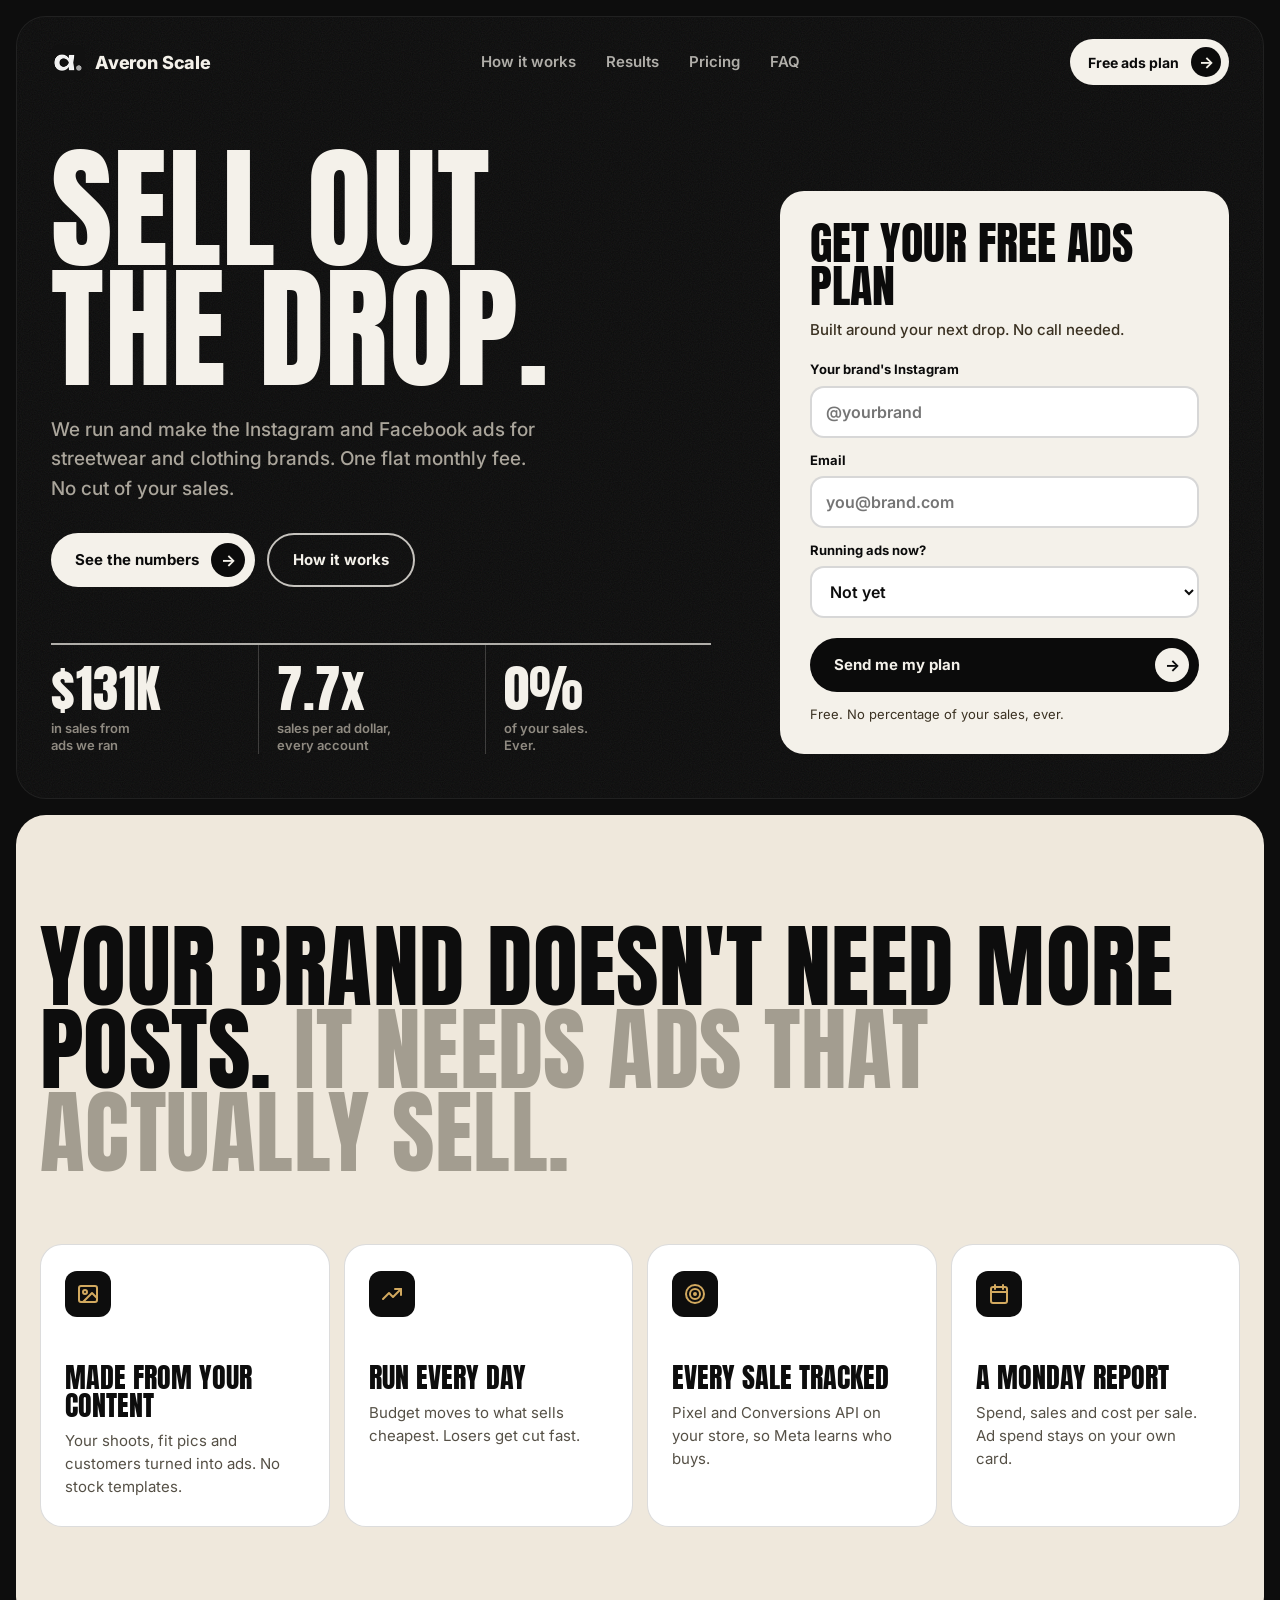
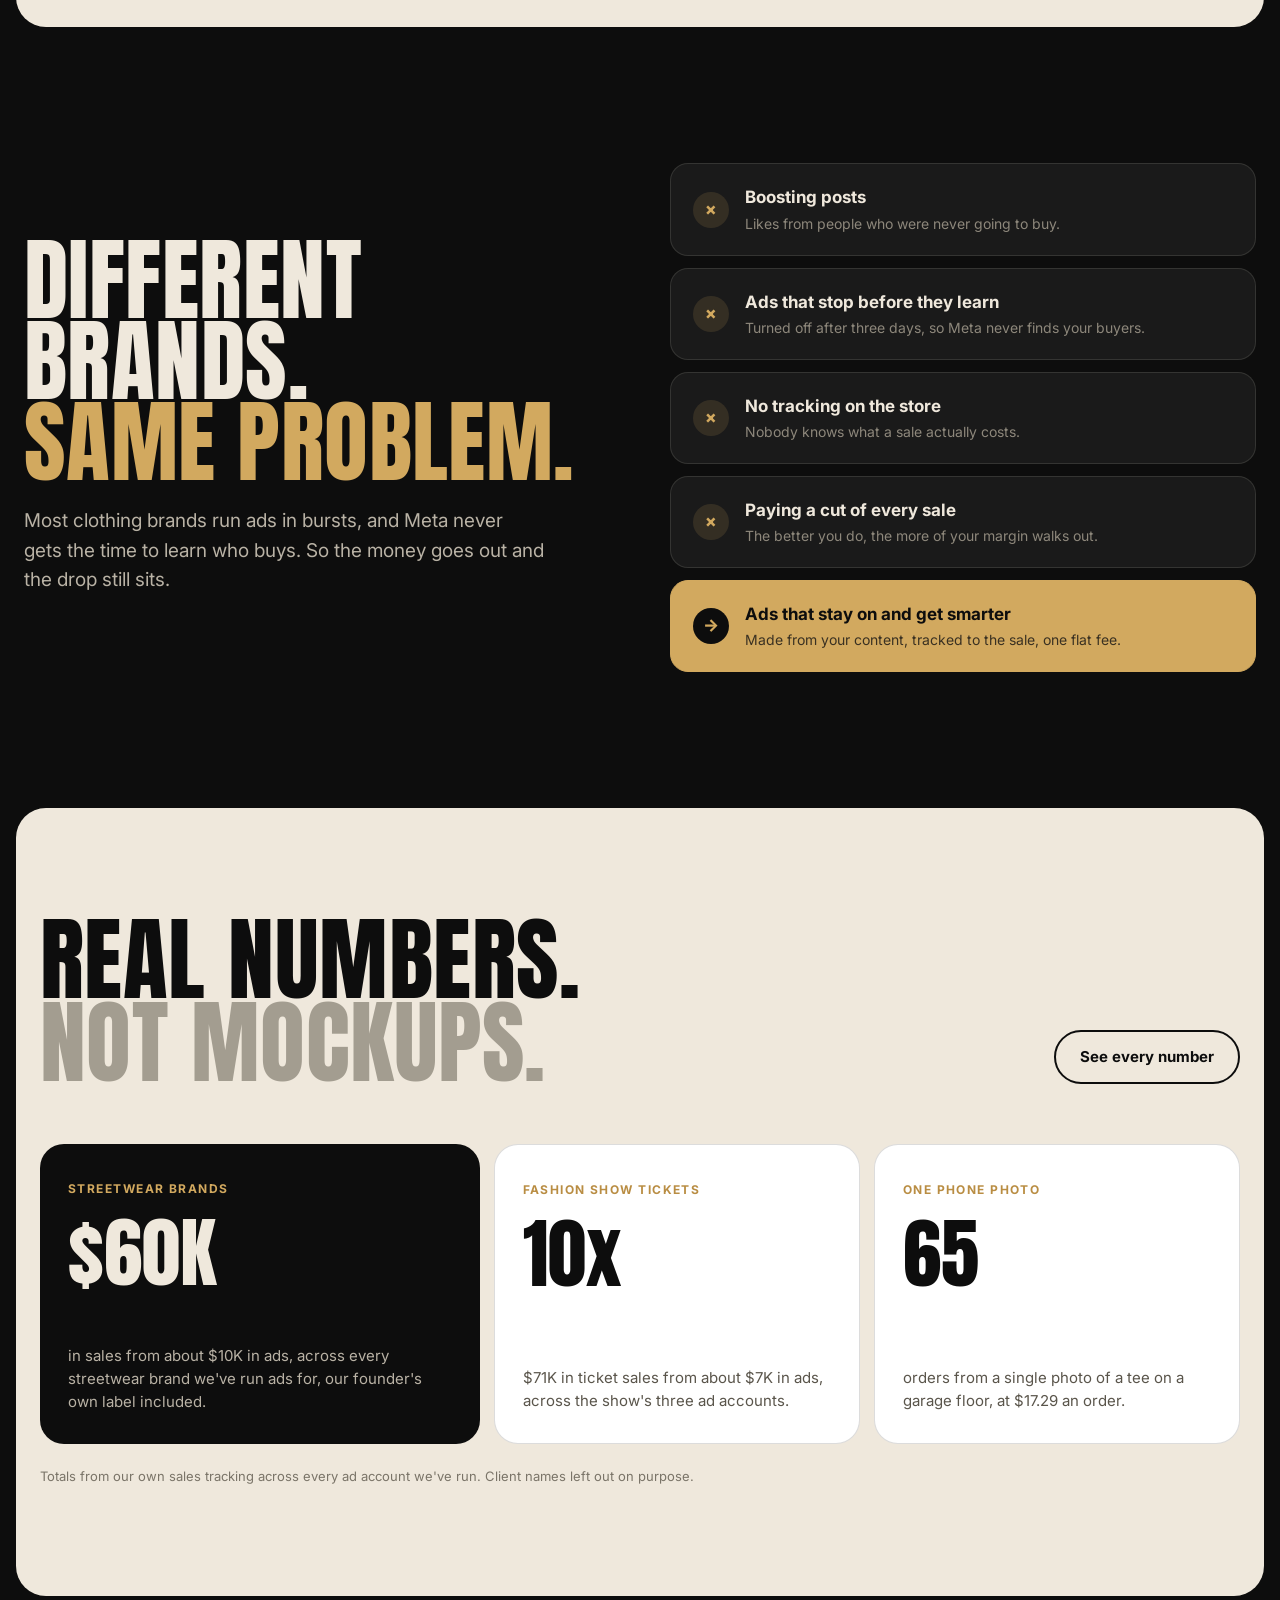
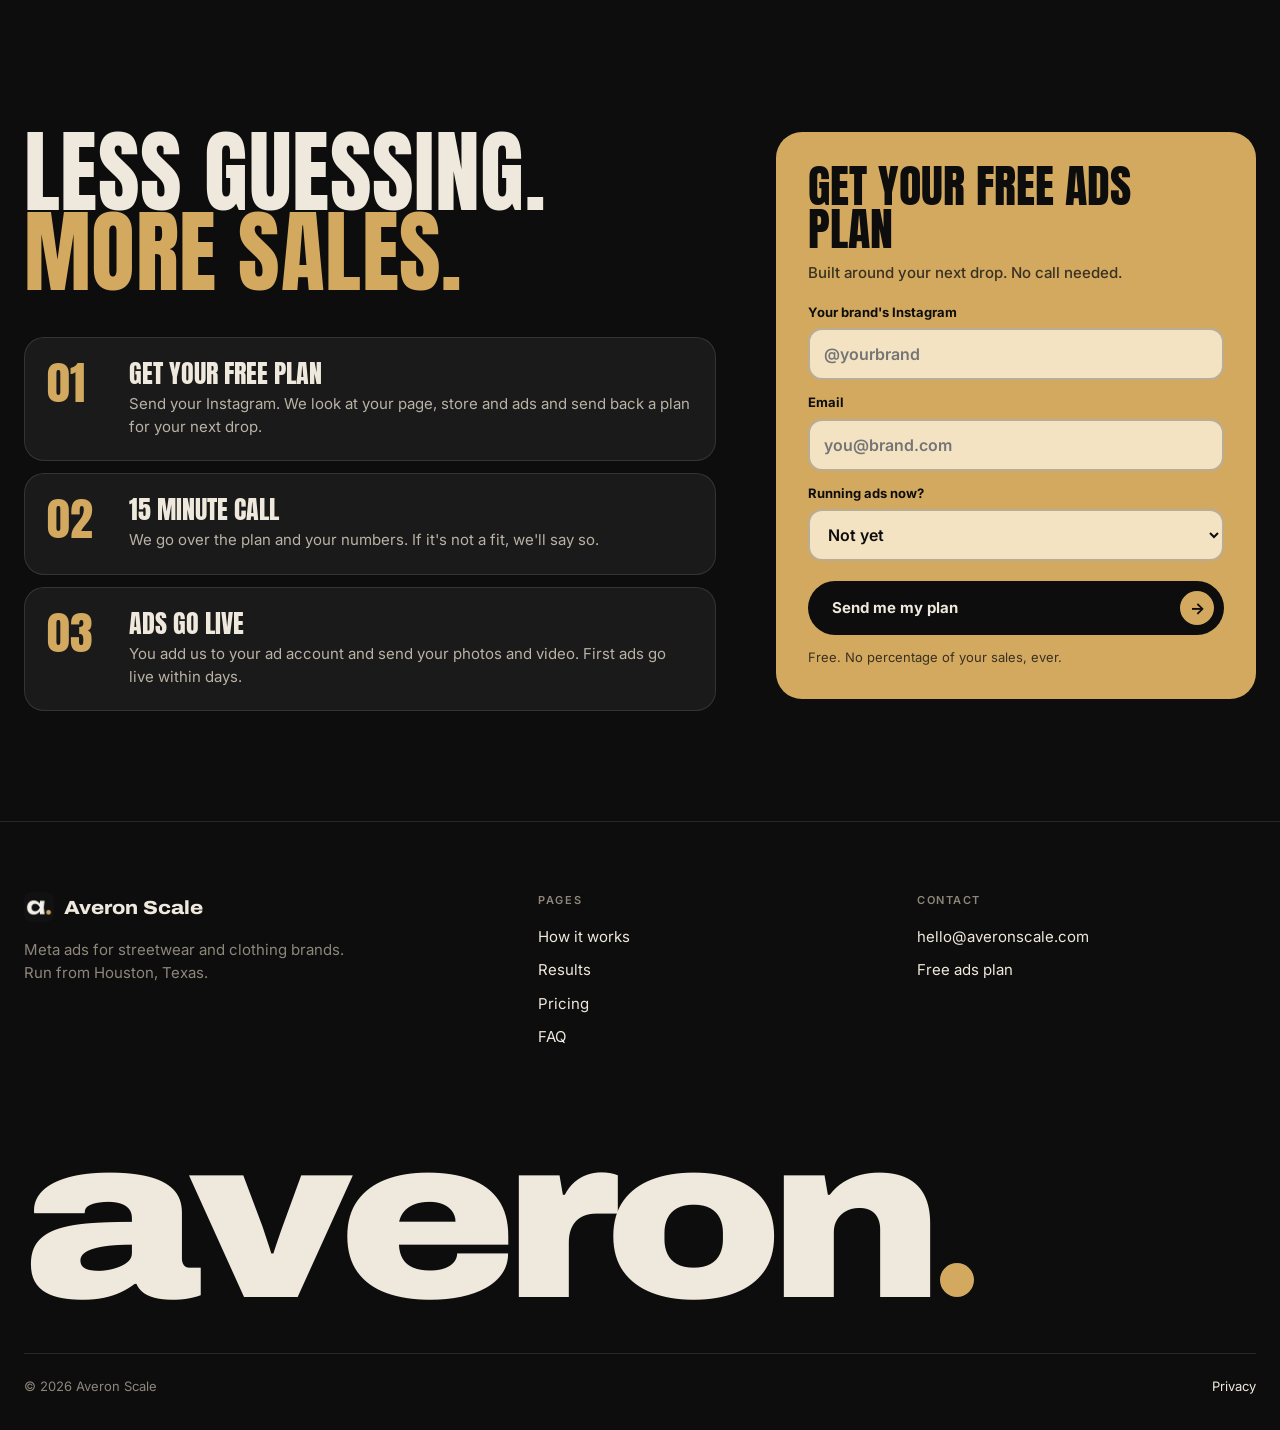
<file: index.html>
<!doctype html>
<html lang="en">
<head>
<meta charset="utf-8">
<meta name="viewport" content="width=device-width, initial-scale=1">
<title>Averon Scale | Meta ads for clothing brands</title>
<meta name="description" content="Averon Scale runs and makes Meta ads for streetwear and clothing brands. One flat monthly fee. No percentage of your sales.">
<meta property="og:title" content="Averon Scale | Meta ads for clothing brands">
<meta property="og:description" content="Ads run and made for streetwear and clothing brands. One flat monthly fee. No percentage of your sales.">
<meta property="og:image" content="https://averonscale.com/og.png">
<link rel="canonical" href="https://averonscale.com/">
<meta name="theme-color" content="#0d0d0d">
<link rel="icon" href="/favicon.ico" sizes="any">
<link rel="icon" type="image/png" sizes="32x32" href="/favicon-32.png">
<link rel="apple-touch-icon" href="/apple-touch-icon.png">
<link rel="preconnect" href="https://fonts.googleapis.com">
<link rel="preconnect" href="https://fonts.gstatic.com" crossorigin>
<link href="https://fonts.googleapis.com/css2?family=Anton&family=Inter:wght@400;500;600;700;800&family=Archivo:wdth,wght@100..125,800..900&display=swap" rel="stylesheet">
<style>
  :root{
    --ink:#0d0d0d; --ink2:#1a1a1a; --cream:#efe8dc; --cream2:#e4dccd; --gold:#d2a95f; --gold2:#b98d43;
    --grey:#8d877b; --line:rgba(13,13,13,.14); --dline:rgba(239,232,220,.12);
    --display:"Anton","Impact","Arial Narrow",sans-serif; --body:"Inter","Helvetica Neue",Arial,sans-serif;
  }
  *{box-sizing:border-box;margin:0;padding:0}
  html{scroll-behavior:smooth}
  body{background:var(--ink);color:var(--cream);font:400 17px/1.55 var(--body);-webkit-font-smoothing:antialiased;overflow-x:hidden}
  a{color:inherit;text-decoration:none}
  img{display:block;max-width:100%}
  i,em{font-style:normal}
  .wrap{max-width:1280px;margin:0 auto;padding:0 24px}
  .disp{font-family:var(--display);font-weight:400;text-transform:uppercase;letter-spacing:.005em;line-height:.9}
  .btn{display:inline-flex;align-items:center;gap:12px;height:54px;padding:0 10px 0 24px;border-radius:999px;font:700 15px var(--body);border:0;cursor:pointer;white-space:nowrap;transition:transform .15s}
  .btn:hover{transform:translateY(-2px)}
  .btn .ar{width:34px;height:34px;border-radius:50%;display:grid;place-items:center;font-size:16px}
  .btn.dark{background:var(--ink);color:var(--cream)} .btn.dark .ar{background:var(--gold);color:var(--ink)}
  .btn.gold{background:var(--gold);color:var(--ink)} .btn.gold .ar{background:var(--ink);color:var(--gold)}
  .btn.line{background:transparent;color:var(--ink);border:2px solid var(--ink);padding:0 24px}
  .btn[disabled]{opacity:.6;cursor:wait}

  /* ---------- HERO (black and white) ---------- */
  .hero-wrap{padding:16px 16px 0}
  .hero{position:relative;max-width:1400px;margin:0 auto;border-radius:30px;background:#0b0b0b;color:#f4f1ea;overflow:hidden;min-height:700px;padding:22px 34px 44px;border:1px solid rgba(255,255,255,.09)}
  .hero::after{content:"";position:absolute;inset:0;border-radius:30px;pointer-events:none;background:url("data:image/svg+xml,%3Csvg xmlns='http://www.w3.org/2000/svg' width='160' height='160'%3E%3Cfilter id='n'%3E%3CfeTurbulence type='fractalNoise' baseFrequency='.9' numOctaves='2'/%3E%3C/filter%3E%3Crect width='160' height='160' filter='url(%23n)' opacity='.07'/%3E%3C/svg%3E");mix-blend-mode:screen}
  .nav{position:relative;z-index:5;display:flex;align-items:center;justify-content:space-between;gap:20px}
  .brand{display:flex;align-items:center;gap:10px;font:800 18px var(--body);letter-spacing:-.01em;color:#f4f1ea}
  .brand img{width:34px;height:34px;border-radius:8px;filter:grayscale(1)}
  .links{display:flex;gap:30px;font-weight:600;font-size:15px;color:#f4f1ea}
  .links a{opacity:.7} .links a:hover{opacity:1}
  .nav .btn{height:46px;font-size:14px;padding:0 8px 0 18px} .nav .btn .ar{width:30px;height:30px}
  .menu-btn{display:none;height:42px;padding:0 16px;border-radius:999px;border:2px solid #f4f1ea;background:transparent;font:700 14px var(--body);color:#f4f1ea}
  .btn.white{background:#f4f1ea;color:#0b0b0b} .btn.white .ar{background:#0b0b0b;color:#f4f1ea}
  .btn.black{background:#0b0b0b;color:#f4f1ea} .btn.black .ar{background:#f4f1ea;color:#0b0b0b}
  .btn.wline{background:transparent;color:#f4f1ea;border:2px solid rgba(244,241,234,.8);padding:0 24px}
  .hero-grid{position:relative;z-index:3;display:grid;grid-template-columns:1.2fr .8fr;gap:56px;margin-top:64px;align-items:end}
  .hero h1{font-size:clamp(80px,10.4vw,172px);color:#f4f1ea}
  .hero .sub{max-width:500px;margin-top:26px;font-size:19px;font-weight:500;color:#aaa59b}
  .hero .ctas{display:flex;gap:12px;flex-wrap:wrap;margin-top:30px}
  .stats{display:flex;gap:0;margin-top:56px;border-top:2px solid rgba(244,241,234,.7);max-width:660px}
  .stat{flex:1;padding:18px 18px 0 0}
  .stat + .stat{padding-left:18px;border-left:1px solid rgba(244,241,234,.2)}
  .stat b{display:block;font:400 clamp(38px,4vw,56px)/1 var(--display);letter-spacing:.01em;color:#f4f1ea}
  .stat span{display:block;margin-top:6px;font-size:13px;font-weight:600;color:#8f8a81;line-height:1.3}
  .form.hform{position:relative;top:auto;background:#f4f1ea;color:#0b0b0b;border-radius:24px;padding:30px}
  .hform .lead,.hform .msg{color:#5b574f}
  .hform .field input,.hform .field select{background:#fff;border-color:rgba(11,11,11,.16)}
  .hform .field input:focus,.hform .field select:focus{border-color:#0b0b0b;background:#fff}

  /* ---------- CREAM ---------- */
  .cream{background:var(--cream);color:var(--ink);border-radius:30px;margin:16px;padding:110px 0 100px}
  .big2{font-size:clamp(52px,7.2vw,118px)}
  .big2 .g{color:#a39d90}
  .cards{display:grid;grid-template-columns:repeat(4,1fr);gap:14px;margin-top:70px}
  .card{background:#fff;border-radius:22px;padding:26px 24px 28px;border:1px solid var(--line)}
  .ico{width:46px;height:46px;border-radius:12px;background:var(--ink);display:grid;place-items:center;margin-bottom:46px}
  .ico svg{width:24px;height:24px;stroke:var(--gold);fill:none;stroke-width:2;stroke-linecap:round;stroke-linejoin:round}
  .card h3{font:400 28px/1 var(--display);text-transform:uppercase;margin-bottom:10px}
  .card p{color:#555046;font-size:15px}

  /* ---------- DARK ---------- */
  .sec-dark{padding:120px 0}
  .split{display:grid;grid-template-columns:1fr 1fr;gap:60px;align-items:center}
  .sec-dark h2{font-size:clamp(56px,7vw,112px);color:var(--cream)}
  .sec-dark h2 .g{color:var(--gold)}
  .lede{font-size:19px;color:#b9b2a5;margin-top:24px;max-width:520px}
  .probs{display:grid;gap:12px}
  .prob{display:flex;align-items:center;gap:16px;background:var(--ink2);border:1px solid var(--dline);border-radius:18px;padding:20px 22px}
  .prob .x{flex:none;width:36px;height:36px;border-radius:50%;background:rgba(210,169,95,.14);color:var(--gold);display:grid;place-items:center;font-weight:800}
  .prob b{display:block;font-weight:700;font-size:17px}
  .prob span{display:block;color:var(--grey);font-size:14px;margin-top:2px}
  .prob.fix{background:var(--gold);color:var(--ink);border-color:var(--gold)}
  .prob.fix .x{background:var(--ink);color:var(--gold)}
  .prob.fix span{color:#3a3122}

  /* ---------- RESULTS ---------- */
  .results{background:var(--cream);color:var(--ink);border-radius:30px;margin:16px;padding:110px 0}
  .res-head{display:flex;justify-content:space-between;align-items:flex-end;gap:30px;flex-wrap:wrap}
  .res-grid{display:grid;grid-template-columns:1.2fr 1fr 1fr;gap:14px;margin-top:60px}
  .res{border-radius:24px;padding:30px 28px;display:flex;flex-direction:column;justify-content:space-between;min-height:300px}
  .res.k{background:var(--ink);color:var(--cream)}
  .res.w{background:#fff;border:1px solid var(--line)}
  .res small{font-size:12px;font-weight:700;letter-spacing:.12em;text-transform:uppercase;color:var(--gold2)}
  .res.k small{color:var(--gold)}
  .res .num{font:400 clamp(60px,6vw,92px)/.9 var(--display);margin:18px 0 10px}
  .res p{font-size:15px;color:#5a554b} .res.k p{color:#b9b2a5}
  .note{margin-top:22px;font-size:13px;color:#7a7468;max-width:760px}

  /* ---------- STEPS + FORM ---------- */
  .how{padding:120px 0 110px}
  .how-grid{display:grid;grid-template-columns:1fr 480px;gap:60px;align-items:start}
  .steps{margin-top:44px;display:grid;gap:12px}
  .step{display:grid;grid-template-columns:64px 1fr;gap:18px;align-items:start;padding:22px;border:1px solid var(--dline);border-radius:20px;background:var(--ink2)}
  .step .n{font:400 46px/1 var(--display);color:var(--gold)}
  .step h3{font:400 26px/1 var(--display);text-transform:uppercase;margin-bottom:6px}
  .step p{color:#b9b2a5;font-size:15px}
  .form{background:var(--gold);color:var(--ink);border-radius:26px;padding:32px;position:sticky;top:20px}
  .form h3{font:400 46px/.95 var(--display);text-transform:uppercase}
  .form .lead{font-size:15px;font-weight:500;margin:10px 0 18px;color:#3a3122}
  .field{display:flex;flex-direction:column;gap:6px;margin-top:12px}
  .field label{font-size:13px;font-weight:700}
  .field input,.field select{height:52px;border-radius:14px;border:2px solid rgba(13,13,13,.25);background:#f3e3c3;padding:0 14px;font:600 16px var(--body);color:var(--ink);outline:none;width:100%}
  .field input:focus,.field select:focus{border-color:var(--ink);background:#fff6e4}
  .form .btn{width:100%;justify-content:space-between;margin-top:20px}
  .form .msg{font-size:13px;margin-top:12px;color:#3a3122}
  .form .done{display:none;padding:20px 0 4px}
  .form.sent .fields{display:none} .form.sent .done{display:block}

  /* ---------- FOOTER ---------- */
  footer{border-top:1px solid var(--dline);padding:70px 0 34px;color:var(--grey);font-size:15px}
  footer .wrap{display:grid;grid-template-columns:1.4fr 1fr 1fr;gap:40px}
  footer a{color:var(--cream)} footer a:hover{color:var(--gold)}
  footer h4{font-size:11px;letter-spacing:.14em;text-transform:uppercase;margin-bottom:16px;font-weight:600}
  footer ul{list-style:none;display:grid;gap:10px}
  .fbrand{display:flex;align-items:center;gap:10px;color:var(--cream);font:800 19px "Archivo",var(--body);font-stretch:112%}
  .fbrand img{width:30px;height:30px;border-radius:7px}
  .wordmark{grid-column:1/-1;font:900 clamp(56px,18vw,300px)/.8 "Archivo",var(--body);font-stretch:118%;letter-spacing:-.05em;color:var(--cream);margin-top:40px;white-space:nowrap;overflow:hidden;user-select:none}
  .wordmark span{display:inline-block;width:.15em;height:.15em;border-radius:50%;background:var(--gold);margin-left:.03em}
  .legal{grid-column:1/-1;border-top:1px solid var(--dline);padding-top:22px;display:flex;justify-content:space-between;gap:20px;flex-wrap:wrap;font-size:13px}

  /* ---------- RESPONSIVE ---------- */
  @media (max-width:1060px){
    .links{display:none}
    .menu-btn{display:inline-flex;align-items:center}
    .links.open{display:flex;position:absolute;top:58px;left:0;right:0;flex-direction:column;gap:0;background:var(--ink);color:var(--cream);border-radius:20px;padding:12px 22px;z-index:20}
    .links.open a{padding:12px 0;opacity:1}
    .hero{min-height:0}
    .hero-grid{grid-template-columns:1fr;gap:36px;margin-top:44px}
    .hero{padding:18px 20px 22px}
    .stats{margin-top:40px}
    .cards{grid-template-columns:1fr 1fr}
    .split,.how-grid{grid-template-columns:1fr}
    .res-grid{grid-template-columns:1fr}
    .form{position:static}
    footer .wrap{grid-template-columns:1fr 1fr}
    footer .wrap>div:first-child{grid-column:1/-1}
  }
  @media (max-width:600px){
    .hero-wrap{padding:10px 10px 0}
    .nav .btn{display:none}
    .hero h1{font-size:clamp(64px,21vw,110px)}
    .hero .ctas .btn{width:100%;justify-content:space-between}
    .stat{padding:14px 8px 0 0}.stat+.stat{padding-left:10px}
    .stat b{font-size:30px}.stat span{font-size:11px}
    .form.hform{padding:22px}
    .cream,.results{margin:10px;padding:76px 0}
    .cards{grid-template-columns:1fr}
    .sec-dark,.how{padding:80px 0}
    .form{padding:24px}
  }
</style>
<!-- Meta Pixel: Averon Scale -->
<script>
!function(f,b,e,v,n,t,s){if(f.fbq)return;n=f.fbq=function(){n.callMethod?n.callMethod.apply(n,arguments):n.queue.push(arguments)};if(!f._fbq)f._fbq=n;n.push=n;n.loaded=!0;n.version='2.0';n.queue=[];t=b.createElement(e);t.async=!0;t.src=v;s=b.getElementsByTagName(e)[0];s.parentNode.insertBefore(t,s)}(window,document,'script','https://connect.facebook.net/en_US/fbevents.js');
fbq('init','1146721501546311');fbq('track','PageView');
</script>
<noscript><img height="1" width="1" style="display:none" alt="" src="https://www.facebook.com/tr?id=1146721501546311&amp;ev=PageView&amp;noscript=1"></noscript>
</head>
<body>

<div class="hero-wrap">
<header class="hero">
  <nav class="nav">
    <a class="brand" href="/"><img src="/brand/favicon-64.png" alt="">Averon Scale</a>
    <div class="links" id="links">
      <a href="/how-it-works/">How it works</a><a href="/results/">Results</a><a href="/pricing/">Pricing</a><a href="/faq/">FAQ</a>
    </div>
    <div style="display:flex;gap:10px;align-items:center">
      <button class="menu-btn" type="button" aria-expanded="false" aria-controls="links">Menu</button>
      <a class="btn white" href="#plan-top">Free ads plan <span class="ar">&rarr;</span></a>
    </div>
  </nav>

  <div class="hero-grid">
    <div>
      <h1 class="disp">Sell out<br>the drop.</h1>
      <p class="sub">We run and make the Instagram and Facebook ads for streetwear and clothing brands. One flat monthly fee. No cut of your sales.</p>
      <div class="ctas">
        <a class="btn white" href="/results/">See the numbers <span class="ar">&rarr;</span></a>
        <a class="btn wline" href="/how-it-works/">How it works</a>
      </div>
      <div class="stats">
        <div class="stat"><b>$131K</b><span>in sales from<br>ads we ran</span></div>
        <div class="stat"><b>7.7x</b><span>sales per ad dollar,<br>every account</span></div>
        <div class="stat"><b>0%</b><span>of your sales.<br>Ever.</span></div>
      </div>
    </div>
    <form class="form hform plan-form" id="plan-top" novalidate>
      <div class="fields">
        <h3>Get your free ads plan</h3>
        <p class="lead">Built around your next drop. No call needed.</p>
        <input type="text" name="website" tabindex="-1" autocomplete="off" aria-hidden="true" style="position:absolute;left:-9999px;width:1px;height:1px;opacity:0">
        <div class="field"><label for="ig0">Your brand's Instagram</label><input id="ig0" name="instagram" placeholder="@yourbrand" required></div>
        <div class="field"><label for="em0">Email</label><input id="em0" name="email" type="email" placeholder="you@brand.com" required></div>
        <div class="field"><label for="ra0">Running ads now?</label><select id="ra0" name="running_ads"><option>Not yet</option><option>Boosting posts only</option><option>Yes, under $1K a month</option><option>Yes, $1K to $5K a month</option><option>Yes, over $5K a month</option></select></div>
        <button class="btn black" type="submit"><span class="lbl">Send me my plan</span> <span class="ar">&rarr;</span></button>
        <p class="msg">Free. No percentage of your sales, ever.</p>
      </div>
      <div class="done"><h3>Got it.</h3><p class="lead">Your plan is on the way to your inbox.</p></div>
    </form>
  </div>
</header>
</div>

<section class="cream">
  <div class="wrap">
    <h2 class="disp big2">Your brand doesn't need more posts. <span class="g">It needs ads that actually sell.</span></h2>
    <div class="cards">
      <div class="card"><div class="ico"><svg viewBox="0 0 24 24"><rect x="3" y="4" width="18" height="16" rx="2"/><circle cx="9" cy="10" r="2"/><path d="M21 16l-5-5-9 9"/></svg></div><h3>Made from your content</h3><p>Your shoots, fit pics and customers turned into ads. No stock templates.</p></div>
      <div class="card"><div class="ico"><svg viewBox="0 0 24 24"><path d="M3 17l6-6 4 4 8-8"/><path d="M15 7h6v6"/></svg></div><h3>Run every day</h3><p>Budget moves to what sells cheapest. Losers get cut fast.</p></div>
      <div class="card"><div class="ico"><svg viewBox="0 0 24 24"><circle cx="12" cy="12" r="9"/><circle cx="12" cy="12" r="5"/><circle cx="12" cy="12" r="1"/></svg></div><h3>Every sale tracked</h3><p>Pixel and Conversions API on your store, so Meta learns who buys.</p></div>
      <div class="card"><div class="ico"><svg viewBox="0 0 24 24"><rect x="4" y="5" width="16" height="16" rx="2"/><path d="M8 3v4M16 3v4M4 10h16"/></svg></div><h3>A Monday report</h3><p>Spend, sales and cost per sale. Ad spend stays on your own card.</p></div>
    </div>
  </div>
</section>

<section class="sec-dark">
  <div class="wrap split">
    <div>
      <h2 class="disp">Different brands.<br><span class="g">Same problem.</span></h2>
      <p class="lede">Most clothing brands run ads in bursts, and Meta never gets the time to learn who buys. So the money goes out and the drop still sits.</p>
    </div>
    <div class="probs">
      <div class="prob"><div class="x">&times;</div><div><b>Boosting posts</b><span>Likes from people who were never going to buy.</span></div></div>
      <div class="prob"><div class="x">&times;</div><div><b>Ads that stop before they learn</b><span>Turned off after three days, so Meta never finds your buyers.</span></div></div>
      <div class="prob"><div class="x">&times;</div><div><b>No tracking on the store</b><span>Nobody knows what a sale actually costs.</span></div></div>
      <div class="prob"><div class="x">&times;</div><div><b>Paying a cut of every sale</b><span>The better you do, the more of your margin walks out.</span></div></div>
      <div class="prob fix"><div class="x">&rarr;</div><div><b>Ads that stay on and get smarter</b><span>Made from your content, tracked to the sale, one flat fee.</span></div></div>
    </div>
  </div>
</section>

<section class="results">
  <div class="wrap">
    <div class="res-head">
      <h2 class="disp big2">Real numbers.<br><span class="g">Not mockups.</span></h2>
      <a class="btn line" href="/results/">See every number</a>
    </div>
    <div class="res-grid">
      <div class="res k"><div><small>Streetwear brands</small><div class="num">$60K</div></div><p>in sales from about $10K in ads, across every streetwear brand we've run ads for, our founder's own label included.</p></div>
      <div class="res w"><div><small>Fashion show tickets</small><div class="num">10x</div></div><p>$71K in ticket sales from about $7K in ads, across the show's three ad accounts.</p></div>
      <div class="res w"><div><small>One phone photo</small><div class="num">65</div></div><p>orders from a single photo of a tee on a garage floor, at $17.29 an order.</p></div>
    </div>
    <p class="note">Totals from our own sales tracking across every ad account we've run. Client names left out on purpose.</p>
  </div>
</section>

<section class="how" id="plan">
  <div class="wrap how-grid">
    <div>
      <h2 class="disp" style="font-size:clamp(56px,7vw,112px)">Less guessing.<br><span style="color:var(--gold)">More sales.</span></h2>
      <div class="steps">
        <div class="step"><div class="n">01</div><div><h3>Get your free plan</h3><p>Send your Instagram. We look at your page, store and ads and send back a plan for your next drop.</p></div></div>
        <div class="step"><div class="n">02</div><div><h3>15 minute call</h3><p>We go over the plan and your numbers. If it's not a fit, we'll say so.</p></div></div>
        <div class="step"><div class="n">03</div><div><h3>Ads go live</h3><p>You add us to your ad account and send your photos and video. First ads go live within days.</p></div></div>
      </div>
    </div>
    <form class="form plan-form" novalidate>
      <div class="fields">
        <h3>Get your free ads plan</h3>
        <p class="lead">Built around your next drop. No call needed.</p>
        <input type="text" name="website" tabindex="-1" autocomplete="off" aria-hidden="true" style="position:absolute;left:-9999px;width:1px;height:1px;opacity:0">
        <div class="field"><label for="ig">Your brand's Instagram</label><input id="ig" name="instagram" placeholder="@yourbrand" required></div>
        <div class="field"><label for="em">Email</label><input id="em" name="email" type="email" placeholder="you@brand.com" required></div>
        <div class="field"><label for="ra">Running ads now?</label><select id="ra" name="running_ads"><option>Not yet</option><option>Boosting posts only</option><option>Yes, under $1K a month</option><option>Yes, $1K to $5K a month</option><option>Yes, over $5K a month</option></select></div>
        <button class="btn dark" type="submit"><span class="lbl">Send me my plan</span> <span class="ar">&rarr;</span></button>
        <p class="msg">Free. No percentage of your sales, ever.</p>
      </div>
      <div class="done"><h3>Got it.</h3><p class="lead">Your plan is on the way to your inbox.</p></div>
    </form>
  </div>
</section>

<footer>
  <div class="wrap">
    <div><div class="fbrand"><img src="/brand/favicon-64.png" alt="">Averon Scale</div><p style="margin-top:16px;max-width:36ch">Meta ads for streetwear and clothing brands. Run from Houston, Texas.</p></div>
    <div><h4>Pages</h4><ul><li><a href="/how-it-works/">How it works</a></li><li><a href="/results/">Results</a></li><li><a href="/pricing/">Pricing</a></li><li><a href="/faq/">FAQ</a></li></ul></div>
    <div><h4>Contact</h4><ul><li><a href="mailto:hello@averonscale.com">hello@averonscale.com</a></li><li><a href="#plan">Free ads plan</a></li></ul></div>
    <div class="wordmark" aria-hidden="true">averon<span></span></div>
    <div class="legal"><span>&copy; 2026 Averon Scale</span><a href="/privacy.html">Privacy</a></div>
  </div>
</footer>

<script>
(function () {
  var mb = document.querySelector(".menu-btn"), links = document.getElementById("links");
  mb.addEventListener("click", function () { var o = links.classList.toggle("open"); mb.setAttribute("aria-expanded", o ? "true" : "false"); });

  var ENDPOINT = "https://script.google.com/macros/s/AKfycby5DB3YlIlwrNe3bXu2bcZ8g4V5mltjDd8-gWjfH8ndT7OLCzyLyXo-dgZF9gMq_yrG/exec";
  var KEYS = ["utm_source", "utm_medium", "utm_campaign", "utm_content"], src = {};
  try {
    var q = new URLSearchParams(location.search);
    KEYS.forEach(function (k) { var v = q.get(k); if (v) sessionStorage.setItem(k, v.slice(0, 80)); });
    KEYS.forEach(function (k) { src[k] = sessionStorage.getItem(k) || ""; });
  } catch (e) {}
  document.querySelectorAll(".plan-form").forEach(function (form) {
    var btn = form.querySelector("button"), lbl = btn.querySelector(".lbl"), msg = form.querySelector(".msg");
    form.addEventListener("submit", async function (e) {
      e.preventDefault();
      var ig = form.instagram.value.trim(), em = form.email.value.trim();
      if (!ig || !/^[^@\s]+@[^@\s]+\.[^@\s]+$/.test(em)) { msg.textContent = "Add your brand's Instagram and a working email."; return; }
      var data = new URLSearchParams(new FormData(form));
      data.append("page", location.pathname);
      data.append("source", src.utm_source || "direct");
      data.append("campaign", [src.utm_medium, src.utm_campaign, src.utm_content].filter(Boolean).join(" / ") || "none");
      btn.disabled = true; lbl.textContent = "Sending...";
      var ok = false;
      try { var r = await fetch(ENDPOINT, { method: "POST", body: data }); var j = await r.json(); ok = r.ok && j.success === true; } catch (err) {}
      if (ok) { form.classList.add("sent"); if (window.fbq) fbq("track", "Lead"); }
      else {
        btn.disabled = false; lbl.textContent = "Send me my plan";
        var body = encodeURIComponent("Brand Instagram: " + ig + "\nRunning ads: " + form.running_ads.value);
        msg.innerHTML = 'That didn\'t go through. <a href="mailto:hello@averonscale.com?subject=Free%20ads%20plan&body=' + body + '" style="text-decoration:underline;font-weight:700">Send it by email instead</a>, it\'s already filled in.';
      }
    });
  });
})();
</script>
</body>
</html>
</file>
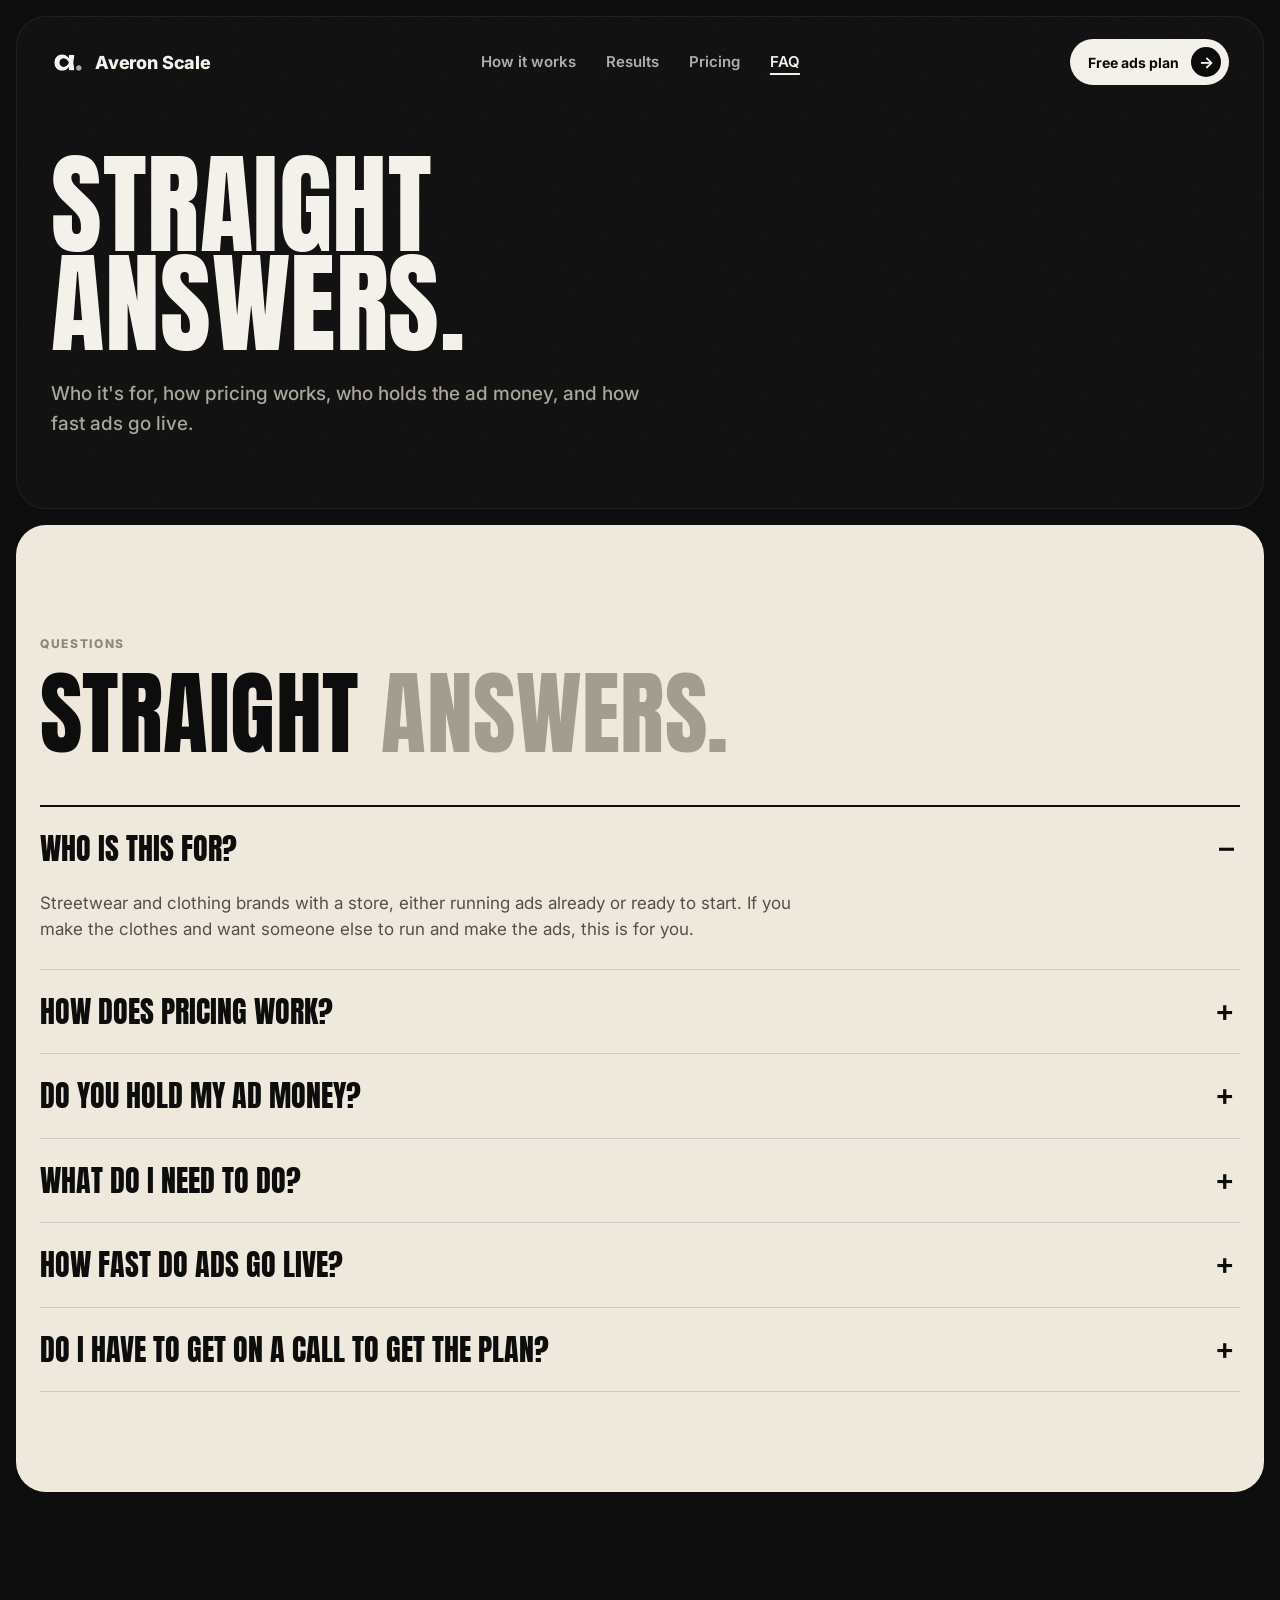
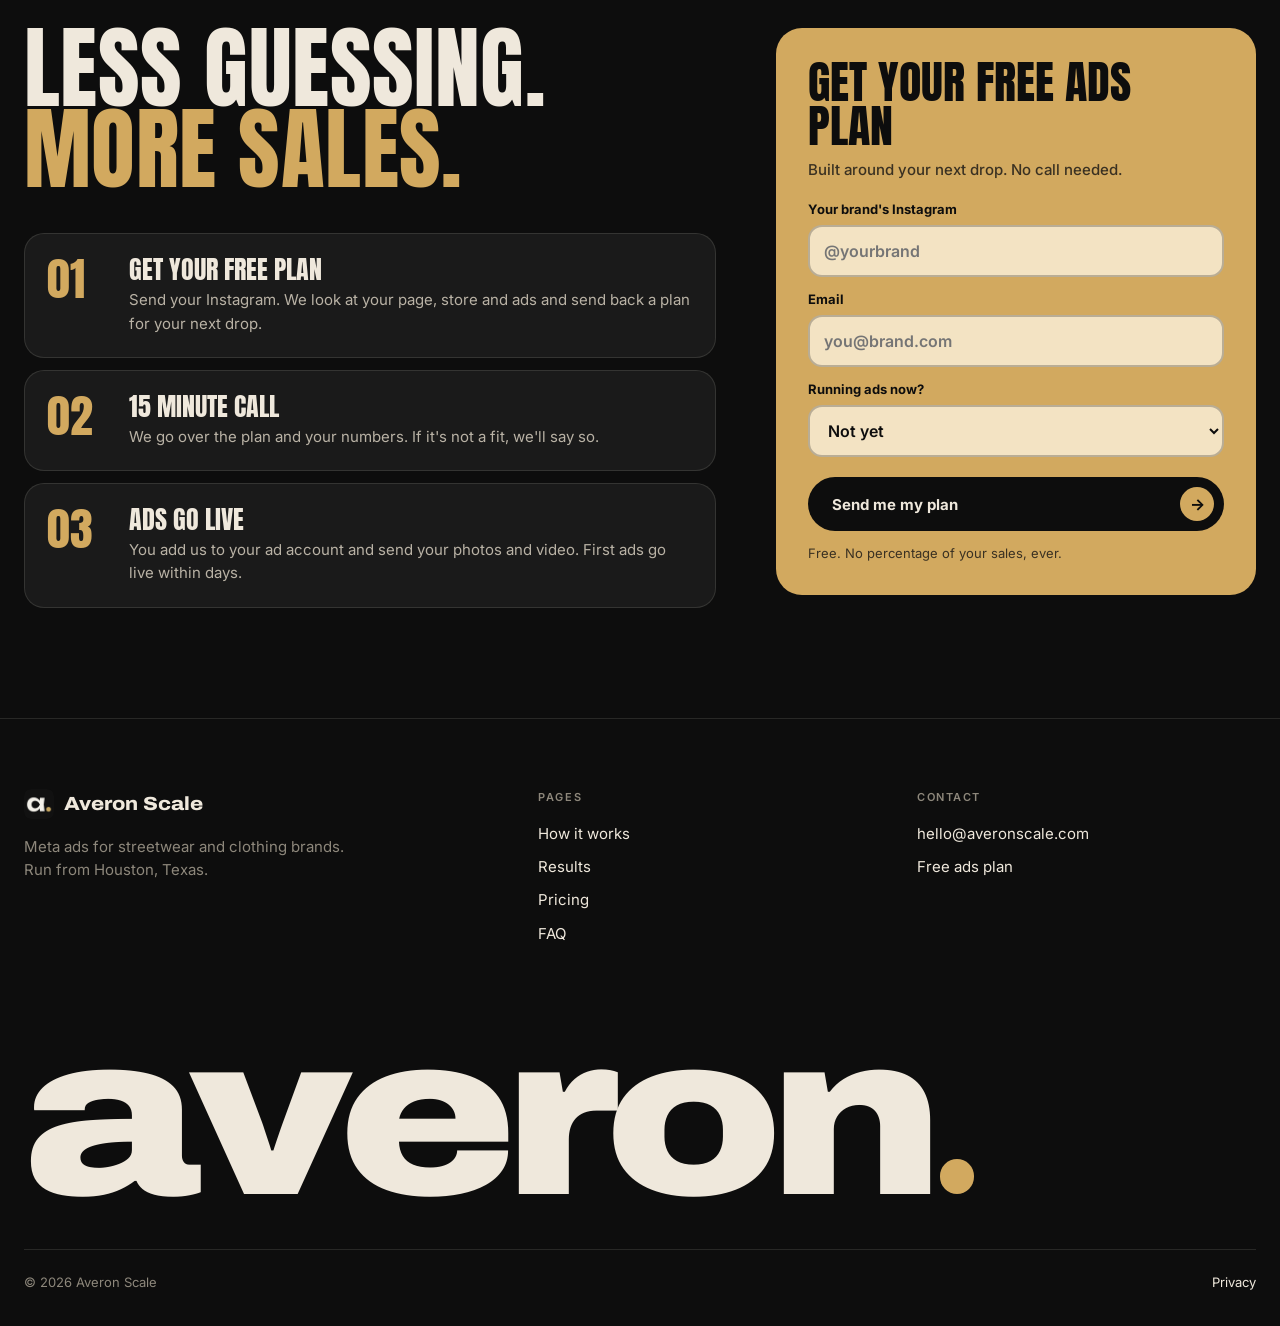
<file: faq/index.html>
<!doctype html>
<html lang="en">
<head>
<meta charset="utf-8">
<meta name="viewport" content="width=device-width, initial-scale=1">
<title>FAQ | Averon Scale</title>
<meta name="description" content="Straight answers about Averon Scale: who it's for, pricing, ad spend, and how fast ads go live.">
<meta property="og:title" content="FAQ | Averon Scale">
<meta property="og:description" content="Ads run and made for streetwear and clothing brands. One flat monthly fee. No percentage of your sales.">
<meta property="og:image" content="https://averonscale.com/og.png">
<link rel="canonical" href="https://averonscale.com/faq/">
<meta name="theme-color" content="#0d0d0d">
<link rel="icon" href="/favicon.ico" sizes="any">
<link rel="icon" type="image/png" sizes="32x32" href="/favicon-32.png">
<link rel="apple-touch-icon" href="/apple-touch-icon.png">
<link rel="preconnect" href="https://fonts.googleapis.com">
<link rel="preconnect" href="https://fonts.gstatic.com" crossorigin>
<link href="https://fonts.googleapis.com/css2?family=Anton&family=Inter:wght@400;500;600;700;800&family=Archivo:wdth,wght@100..125,800..900&display=swap" rel="stylesheet">
<style>
  :root{
    --ink:#0d0d0d; --ink2:#1a1a1a; --cream:#efe8dc; --cream2:#e4dccd; --gold:#d2a95f; --gold2:#b98d43;
    --grey:#8d877b; --line:rgba(13,13,13,.14); --dline:rgba(239,232,220,.12);
    --display:"Anton","Impact","Arial Narrow",sans-serif; --body:"Inter","Helvetica Neue",Arial,sans-serif;
  }
  *{box-sizing:border-box;margin:0;padding:0}
  html{scroll-behavior:smooth}
  body{background:var(--ink);color:var(--cream);font:400 17px/1.55 var(--body);-webkit-font-smoothing:antialiased;overflow-x:hidden}
  a{color:inherit;text-decoration:none}
  img{display:block;max-width:100%}
  i,em{font-style:normal}
  .wrap{max-width:1280px;margin:0 auto;padding:0 24px}
  .disp{font-family:var(--display);font-weight:400;text-transform:uppercase;letter-spacing:.005em;line-height:.9}
  .btn{display:inline-flex;align-items:center;gap:12px;height:54px;padding:0 10px 0 24px;border-radius:999px;font:700 15px var(--body);border:0;cursor:pointer;white-space:nowrap;transition:transform .15s}
  .btn:hover{transform:translateY(-2px)}
  .btn .ar{width:34px;height:34px;border-radius:50%;display:grid;place-items:center;font-size:16px}
  .btn.dark{background:var(--ink);color:var(--cream)} .btn.dark .ar{background:var(--gold);color:var(--ink)}
  .btn.gold{background:var(--gold);color:var(--ink)} .btn.gold .ar{background:var(--ink);color:var(--gold)}
  .btn.line{background:transparent;color:var(--ink);border:2px solid var(--ink);padding:0 24px}
  .btn[disabled]{opacity:.6;cursor:wait}

  /* ---------- HERO (black and white) ---------- */
  .hero-wrap{padding:16px 16px 0}
  .hero{position:relative;max-width:1400px;margin:0 auto;border-radius:30px;background:#0b0b0b;color:#f4f1ea;overflow:hidden;min-height:700px;padding:22px 34px 44px;border:1px solid rgba(255,255,255,.09)}
  .hero::after{content:"";position:absolute;inset:0;border-radius:30px;pointer-events:none;background:url("data:image/svg+xml,%3Csvg xmlns='http://www.w3.org/2000/svg' width='160' height='160'%3E%3Cfilter id='n'%3E%3CfeTurbulence type='fractalNoise' baseFrequency='.9' numOctaves='2'/%3E%3C/filter%3E%3Crect width='160' height='160' filter='url(%23n)' opacity='.07'/%3E%3C/svg%3E");mix-blend-mode:screen}
  .nav{position:relative;z-index:5;display:flex;align-items:center;justify-content:space-between;gap:20px}
  .brand{display:flex;align-items:center;gap:10px;font:800 18px var(--body);letter-spacing:-.01em;color:#f4f1ea}
  .brand img{width:34px;height:34px;border-radius:8px;filter:grayscale(1)}
  .links{display:flex;gap:30px;font-weight:600;font-size:15px;color:#f4f1ea}
  .links a{opacity:.7} .links a:hover{opacity:1}
  .nav .btn{height:46px;font-size:14px;padding:0 8px 0 18px} .nav .btn .ar{width:30px;height:30px}
  .menu-btn{display:none;height:42px;padding:0 16px;border-radius:999px;border:2px solid #f4f1ea;background:transparent;font:700 14px var(--body);color:#f4f1ea}
  .btn.white{background:#f4f1ea;color:#0b0b0b} .btn.white .ar{background:#0b0b0b;color:#f4f1ea}
  .btn.black{background:#0b0b0b;color:#f4f1ea} .btn.black .ar{background:#f4f1ea;color:#0b0b0b}
  .btn.wline{background:transparent;color:#f4f1ea;border:2px solid rgba(244,241,234,.8);padding:0 24px}
  .hero-grid{position:relative;z-index:3;display:grid;grid-template-columns:1.2fr .8fr;gap:56px;margin-top:64px;align-items:end}
  .hero h1{font-size:clamp(80px,10.4vw,172px);color:#f4f1ea}
  .hero .sub{max-width:500px;margin-top:26px;font-size:19px;font-weight:500;color:#aaa59b}
  .hero .ctas{display:flex;gap:12px;flex-wrap:wrap;margin-top:30px}
  .stats{display:flex;gap:0;margin-top:56px;border-top:2px solid rgba(244,241,234,.7);max-width:660px}
  .stat{flex:1;padding:18px 18px 0 0}
  .stat + .stat{padding-left:18px;border-left:1px solid rgba(244,241,234,.2)}
  .stat b{display:block;font:400 clamp(38px,4vw,56px)/1 var(--display);letter-spacing:.01em;color:#f4f1ea}
  .stat span{display:block;margin-top:6px;font-size:13px;font-weight:600;color:#8f8a81;line-height:1.3}
  .form.hform{position:relative;top:auto;background:#f4f1ea;color:#0b0b0b;border-radius:24px;padding:30px}
  .hform .lead,.hform .msg{color:#5b574f}
  .hform .field input,.hform .field select{background:#fff;border-color:rgba(11,11,11,.16)}
  .hform .field input:focus,.hform .field select:focus{border-color:#0b0b0b;background:#fff}

  /* ---------- CREAM ---------- */
  .cream{background:var(--cream);color:var(--ink);border-radius:30px;margin:16px;padding:110px 0 100px}
  .big2{font-size:clamp(52px,7.2vw,118px)}
  .big2 .g{color:#a39d90}
  .cards{display:grid;grid-template-columns:repeat(4,1fr);gap:14px;margin-top:70px}
  .card{background:#fff;border-radius:22px;padding:26px 24px 28px;border:1px solid var(--line)}
  .ico{width:46px;height:46px;border-radius:12px;background:var(--ink);display:grid;place-items:center;margin-bottom:46px}
  .ico svg{width:24px;height:24px;stroke:var(--gold);fill:none;stroke-width:2;stroke-linecap:round;stroke-linejoin:round}
  .card h3{font:400 28px/1 var(--display);text-transform:uppercase;margin-bottom:10px}
  .card p{color:#555046;font-size:15px}

  /* ---------- DARK ---------- */
  .sec-dark{padding:120px 0}
  .split{display:grid;grid-template-columns:1fr 1fr;gap:60px;align-items:center}
  .sec-dark h2{font-size:clamp(56px,7vw,112px);color:var(--cream)}
  .sec-dark h2 .g{color:var(--gold)}
  .lede{font-size:19px;color:#b9b2a5;margin-top:24px;max-width:520px}
  .probs{display:grid;gap:12px}
  .prob{display:flex;align-items:center;gap:16px;background:var(--ink2);border:1px solid var(--dline);border-radius:18px;padding:20px 22px}
  .prob .x{flex:none;width:36px;height:36px;border-radius:50%;background:rgba(210,169,95,.14);color:var(--gold);display:grid;place-items:center;font-weight:800}
  .prob b{display:block;font-weight:700;font-size:17px}
  .prob span{display:block;color:var(--grey);font-size:14px;margin-top:2px}
  .prob.fix{background:var(--gold);color:var(--ink);border-color:var(--gold)}
  .prob.fix .x{background:var(--ink);color:var(--gold)}
  .prob.fix span{color:#3a3122}

  /* ---------- RESULTS ---------- */
  .results{background:var(--cream);color:var(--ink);border-radius:30px;margin:16px;padding:110px 0}
  .res-head{display:flex;justify-content:space-between;align-items:flex-end;gap:30px;flex-wrap:wrap}
  .res-grid{display:grid;grid-template-columns:1.2fr 1fr 1fr;gap:14px;margin-top:60px}
  .res{border-radius:24px;padding:30px 28px;display:flex;flex-direction:column;justify-content:space-between;min-height:300px}
  .res.k{background:var(--ink);color:var(--cream)}
  .res.w{background:#fff;border:1px solid var(--line)}
  .res small{font-size:12px;font-weight:700;letter-spacing:.12em;text-transform:uppercase;color:var(--gold2)}
  .res.k small{color:var(--gold)}
  .res .num{font:400 clamp(60px,6vw,92px)/.9 var(--display);margin:18px 0 10px}
  .res p{font-size:15px;color:#5a554b} .res.k p{color:#b9b2a5}
  .note{margin-top:22px;font-size:13px;color:#7a7468;max-width:760px}

  /* ---------- STEPS + FORM ---------- */
  .how{padding:120px 0 110px}
  .how-grid{display:grid;grid-template-columns:1fr 480px;gap:60px;align-items:start}
  .steps{margin-top:44px;display:grid;gap:12px}
  .step{display:grid;grid-template-columns:64px 1fr;gap:18px;align-items:start;padding:22px;border:1px solid var(--dline);border-radius:20px;background:var(--ink2)}
  .step .n{font:400 46px/1 var(--display);color:var(--gold)}
  .step h3{font:400 26px/1 var(--display);text-transform:uppercase;margin-bottom:6px}
  .step p{color:#b9b2a5;font-size:15px}
  .form{background:var(--gold);color:var(--ink);border-radius:26px;padding:32px;position:sticky;top:20px}
  .form h3{font:400 46px/.95 var(--display);text-transform:uppercase}
  .form .lead{font-size:15px;font-weight:500;margin:10px 0 18px;color:#3a3122}
  .field{display:flex;flex-direction:column;gap:6px;margin-top:12px}
  .field label{font-size:13px;font-weight:700}
  .field input,.field select{height:52px;border-radius:14px;border:2px solid rgba(13,13,13,.25);background:#f3e3c3;padding:0 14px;font:600 16px var(--body);color:var(--ink);outline:none;width:100%}
  .field input:focus,.field select:focus{border-color:var(--ink);background:#fff6e4}
  .form .btn{width:100%;justify-content:space-between;margin-top:20px}
  .form .msg{font-size:13px;margin-top:12px;color:#3a3122}
  .form .done{display:none;padding:20px 0 4px}
  .form.sent .fields{display:none} .form.sent .done{display:block}

  /* ---------- FOOTER ---------- */
  footer{border-top:1px solid var(--dline);padding:70px 0 34px;color:var(--grey);font-size:15px}
  footer .wrap{display:grid;grid-template-columns:1.4fr 1fr 1fr;gap:40px}
  footer a{color:var(--cream)} footer a:hover{color:var(--gold)}
  footer h4{font-size:11px;letter-spacing:.14em;text-transform:uppercase;margin-bottom:16px;font-weight:600}
  footer ul{list-style:none;display:grid;gap:10px}
  .fbrand{display:flex;align-items:center;gap:10px;color:var(--cream);font:800 19px "Archivo",var(--body);font-stretch:112%}
  .fbrand img{width:30px;height:30px;border-radius:7px}
  .wordmark{grid-column:1/-1;font:900 clamp(56px,18vw,300px)/.8 "Archivo",var(--body);font-stretch:118%;letter-spacing:-.05em;color:var(--cream);margin-top:40px;white-space:nowrap;overflow:hidden;user-select:none}
  .wordmark span{display:inline-block;width:.15em;height:.15em;border-radius:50%;background:var(--gold);margin-left:.03em}
  .legal{grid-column:1/-1;border-top:1px solid var(--dline);padding-top:22px;display:flex;justify-content:space-between;gap:20px;flex-wrap:wrap;font-size:13px}

  /* ---------- RESPONSIVE ---------- */
  @media (max-width:1060px){
    .links{display:none}
    .menu-btn{display:inline-flex;align-items:center}
    .links.open{display:flex;position:absolute;top:58px;left:0;right:0;flex-direction:column;gap:0;background:var(--ink);color:var(--cream);border-radius:20px;padding:12px 22px;z-index:20}
    .links.open a{padding:12px 0;opacity:1}
    .hero{min-height:0}
    .hero-grid{grid-template-columns:1fr;gap:36px;margin-top:44px}
    .hero{padding:18px 20px 22px}
    .stats{margin-top:40px}
    .cards{grid-template-columns:1fr 1fr}
    .split,.how-grid{grid-template-columns:1fr}
    .res-grid{grid-template-columns:1fr}
    .form{position:static}
    footer .wrap{grid-template-columns:1fr 1fr}
    footer .wrap>div:first-child{grid-column:1/-1}
  }
  @media (max-width:600px){
    .hero-wrap{padding:10px 10px 0}
    .nav .btn{display:none}
    .hero h1{font-size:clamp(64px,21vw,110px)}
    .hero .ctas .btn{width:100%;justify-content:space-between}
    .stat{padding:14px 8px 0 0}.stat+.stat{padding-left:10px}
    .stat b{font-size:30px}.stat span{font-size:11px}
    .form.hform{padding:22px}
    .cream,.results{margin:10px;padding:76px 0}
    .cards{grid-template-columns:1fr}
    .sec-dark,.how{padding:80px 0}
    .form{padding:24px}
  }

  /* ---------- inner pages ---------- */
  .hero.page{min-height:0;padding-bottom:70px}
  .hero.page h1{font-size:clamp(64px,8.6vw,140px);margin-top:70px;max-width:12ch}
  .hero.page .sub{max-width:620px}
  .links a[aria-current]{opacity:1;text-decoration:underline;text-underline-offset:6px;text-decoration-thickness:2px}
  .eyebrow{font-size:12px;font-weight:800;letter-spacing:.14em;text-transform:uppercase;color:#8d877b;margin-bottom:18px;display:block}
  .sec-dark .eyebrow{color:var(--gold)}
  .stages{display:grid;grid-template-columns:repeat(3,1fr);gap:14px;margin-top:64px}
  .stage{background:#fff;border:1px solid var(--line);border-radius:22px;padding:28px 26px 30px}
  .stage .n{font:400 56px/1 var(--display);color:#b9b2a5}
  .stage h3{font:400 34px/1 var(--display);text-transform:uppercase;margin:34px 0 12px}
  .stage p{color:#555046;font-size:15px}
  .stage .ad{margin-top:22px;border-radius:14px;background:var(--ink);color:var(--cream);padding:16px 16px 14px;font-size:13px}
  .stage .ad b{display:block;font:400 24px/1 var(--display);text-transform:uppercase;margin:8px 0 6px}
  .stage .ad span{opacity:.6;font-size:11px;font-weight:700;letter-spacing:.1em;text-transform:uppercase}
  .stage .ad u{display:inline-block;margin-top:10px;text-decoration:none;background:var(--cream);color:var(--ink);border-radius:999px;padding:6px 12px;font-weight:700;font-size:12px}
  .list{display:grid;gap:12px;margin-top:10px}
  .bigres{display:grid;grid-template-columns:1fr 1fr;gap:14px;margin-top:60px}
  .bigres .res{min-height:0;gap:26px}
  .row4{display:grid;grid-template-columns:repeat(4,1fr);gap:10px;border-top:1px solid rgba(13,13,13,.12);padding-top:18px}
  .res.k .row4{border-color:rgba(239,232,220,.14)}
  .row4 b{display:block;font:400 30px/1 var(--display)}
  .row4 span{display:block;font-size:12px;color:#7a7468;margin-top:6px}
  .res.k .row4 span{color:#9d968a}
  .tiles{display:grid;grid-template-columns:repeat(3,1fr);gap:12px;margin-top:50px}
  .tile{background:var(--ink2);border:1px solid var(--dline);border-radius:22px;padding:28px 26px}
  .tile .num{font:400 64px/.9 var(--display);color:var(--gold)}
  .tile h3{font:400 26px/1.05 var(--display);text-transform:uppercase;margin:22px 0 10px}
  .tile p{color:#b9b2a5;font-size:15px}
  .now{margin-top:12px;display:flex;justify-content:space-between;align-items:center;gap:24px;flex-wrap:wrap;background:var(--gold);color:var(--ink);border-radius:22px;padding:26px 28px}
  .now h3{font:400 30px/1 var(--display);text-transform:uppercase;margin-bottom:6px}
  .now p{color:#3a3122;max-width:640px}
  .cmp{display:grid;grid-template-columns:1fr 1fr;gap:14px;margin-top:60px}
  .cmp .col{border-radius:24px;padding:32px 30px;background:#fff;border:1px solid var(--line)}
  .cmp .col.us{background:var(--ink);color:var(--cream);border-color:var(--ink)}
  .cmp h3{font:400 36px/1 var(--display);text-transform:uppercase;margin-bottom:22px}
  .cmp ul{list-style:none;display:grid;gap:14px}
  .cmp li{display:flex;gap:12px;font-size:16px;color:#555046}
  .cmp .us li{color:#cfc8bb}
  .cmp li::before{content:"\00d7";flex:none;width:26px;height:26px;border-radius:50%;display:grid;place-items:center;background:rgba(13,13,13,.08);font-weight:800}
  .cmp .us li::before{content:"\2713";background:var(--gold);color:var(--ink)}
  .calc{display:grid;grid-template-columns:1fr 1fr;gap:40px;margin-top:56px;background:var(--ink2);border:1px solid var(--dline);border-radius:26px;padding:34px}
  .calc label{display:flex;justify-content:space-between;font-weight:700;font-size:15px;margin-bottom:10px}
  .calc output{font:400 24px/1 var(--display);color:var(--gold)}
  .calc input[type=range]{width:100%;accent-color:var(--gold);margin-bottom:28px}
  .calc .out{display:grid;gap:20px;border-left:1px solid var(--dline);padding-left:40px}
  .calc .out b{display:block;font:400 64px/.9 var(--display);color:var(--cream)}
  .calc .out span{display:block;color:#9d968a;font-size:14px;margin-top:6px}
  .faq{margin-top:50px;border-top:2px solid var(--ink)}
  .faq details{border-bottom:1px solid var(--line)}
  .faq summary{list-style:none;cursor:pointer;padding:26px 44px 26px 0;font:400 30px/1.05 var(--display);text-transform:uppercase;position:relative}
  .faq summary::-webkit-details-marker{display:none}
  .faq summary::after{content:"+";position:absolute;right:6px;top:22px;font:600 30px var(--body)}
  .faq details[open] summary::after{content:"\2013"}
  .faq details p{padding:0 0 26px;color:#555046;max-width:760px}
  @media (max-width:1060px){
    .stages,.bigres,.tiles,.cmp{grid-template-columns:1fr}
    .calc{grid-template-columns:1fr}
    .calc .out{border-left:0;padding-left:0;border-top:1px solid var(--dline);padding-top:26px}
  }
  @media (max-width:600px){
    .hero.page h1{font-size:clamp(54px,16vw,90px);margin-top:44px}
    .row4{grid-template-columns:1fr 1fr}
    .faq summary{font-size:24px}
    .calc{padding:22px}
  }
</style>
<!-- Meta Pixel: Averon Scale -->
<script>
!function(f,b,e,v,n,t,s){if(f.fbq)return;n=f.fbq=function(){n.callMethod?n.callMethod.apply(n,arguments):n.queue.push(arguments)};if(!f._fbq)f._fbq=n;n.push=n;n.loaded=!0;n.version='2.0';n.queue=[];t=b.createElement(e);t.async=!0;t.src=v;s=b.getElementsByTagName(e)[0];s.parentNode.insertBefore(t,s)}(window,document,'script','https://connect.facebook.net/en_US/fbevents.js');
fbq('init','1146721501546311');fbq('track','PageView');
</script>
<noscript><img height="1" width="1" style="display:none" alt="" src="https://www.facebook.com/tr?id=1146721501546311&amp;ev=PageView&amp;noscript=1"></noscript>
</head>
<body>

<div class="hero-wrap">
<header class="hero page">
  <nav class="nav">
    <a class="brand" href="/"><img src="/brand/favicon-64.png" alt="">Averon Scale</a>
    <div class="links" id="links">
      <a href="/how-it-works/">How it works</a><a href="/results/">Results</a><a href="/pricing/">Pricing</a><a href="/faq/" aria-current="page">FAQ</a>
    </div>
    <div style="display:flex;gap:10px;align-items:center">
      <button class="menu-btn" type="button" aria-expanded="false" aria-controls="links">Menu</button>
      <a class="btn white" href="#plan">Free ads plan <span class="ar">&rarr;</span></a>
    </div>
  </nav>
  <div style="position:relative;z-index:3">
    <h1 class="disp">Straight answers.</h1>
    <p class="sub">Who it's for, how pricing works, who holds the ad money, and how fast ads go live.</p>
  </div>
</header>
</div>

<section class="cream">
  <div class="wrap">
    <span class="eyebrow">Questions</span>
    <h2 class="disp big2">Straight <span class="g">answers.</span></h2>
    <div class="faq">
      <details open><summary>Who is this for?</summary><p>Streetwear and clothing brands with a store, either running ads already or ready to start. If you make the clothes and want someone else to run and make the ads, this is for you.</p></details>
      <details><summary>How does pricing work?</summary><p>One flat monthly fee. No percentage of your sales, no cut of your profit. Your ad spend is separate and goes straight to Meta from your own card.</p></details>
      <details><summary>Do you hold my ad money?</summary><p>Never. You add us to your ad account and the spend comes off your own card, so you always see and control it.</p></details>
      <details><summary>What do I need to do?</summary><p>Add us to your ad account and send photos and video from your shoots and your customers. We make the ads from those, run them, and send you a report every Monday.</p></details>
      <details><summary>How fast do ads go live?</summary><p>First ads are live within days of you adding us to the ad account and sending your content.</p></details>
      <details><summary>Do I have to get on a call to get the plan?</summary><p>No. Send your Instagram and your email and the plan comes to your inbox. The 15 minute call is only if you want to walk through it together.</p></details>
    </div>
  </div>
</section>

<section class="how" id="plan">
  <div class="wrap how-grid">
    <div>
      <h2 class="disp" style="font-size:clamp(56px,7vw,112px)">Less guessing.<br><span style="color:var(--gold)">More sales.</span></h2>
      <div class="steps">
        <div class="step"><div class="n">01</div><div><h3>Get your free plan</h3><p>Send your Instagram. We look at your page, store and ads and send back a plan for your next drop.</p></div></div>
        <div class="step"><div class="n">02</div><div><h3>15 minute call</h3><p>We go over the plan and your numbers. If it's not a fit, we'll say so.</p></div></div>
        <div class="step"><div class="n">03</div><div><h3>Ads go live</h3><p>You add us to your ad account and send your photos and video. First ads go live within days.</p></div></div>
      </div>
    </div>
    <form class="form plan-form" novalidate>
      <div class="fields">
        <h3>Get your free ads plan</h3>
        <p class="lead">Built around your next drop. No call needed.</p>
        <input type="text" name="website" tabindex="-1" autocomplete="off" aria-hidden="true" style="position:absolute;left:-9999px;width:1px;height:1px;opacity:0">
        <div class="field"><label for="ig">Your brand's Instagram</label><input id="ig" name="instagram" placeholder="@yourbrand" required></div>
        <div class="field"><label for="em">Email</label><input id="em" name="email" type="email" placeholder="you@brand.com" required></div>
        <div class="field"><label for="ra">Running ads now?</label><select id="ra" name="running_ads"><option>Not yet</option><option>Boosting posts only</option><option>Yes, under $1K a month</option><option>Yes, $1K to $5K a month</option><option>Yes, over $5K a month</option></select></div>
        <button class="btn dark" type="submit"><span class="lbl">Send me my plan</span> <span class="ar">&rarr;</span></button>
        <p class="msg">Free. No percentage of your sales, ever.</p>
      </div>
      <div class="done"><h3>Got it.</h3><p class="lead">Your plan is on the way to your inbox.</p></div>
    </form>
  </div>
</section>

<footer>
  <div class="wrap">
    <div><div class="fbrand"><img src="/brand/favicon-64.png" alt="">Averon Scale</div><p style="margin-top:16px;max-width:36ch">Meta ads for streetwear and clothing brands. Run from Houston, Texas.</p></div>
    <div><h4>Pages</h4><ul><li><a href="/how-it-works/">How it works</a></li><li><a href="/results/">Results</a></li><li><a href="/pricing/">Pricing</a></li><li><a href="/faq/">FAQ</a></li></ul></div>
    <div><h4>Contact</h4><ul><li><a href="mailto:hello@averonscale.com">hello@averonscale.com</a></li><li><a href="#plan">Free ads plan</a></li></ul></div>
    <div class="wordmark" aria-hidden="true">averon<span></span></div>
    <div class="legal"><span>&copy; 2026 Averon Scale</span><a href="/privacy.html">Privacy</a></div>
  </div>
</footer>

<script>
(function () {
  var mb = document.querySelector(".menu-btn"), links = document.getElementById("links");
  mb.addEventListener("click", function () { var o = links.classList.toggle("open"); mb.setAttribute("aria-expanded", o ? "true" : "false"); });

  var ENDPOINT = "https://script.google.com/macros/s/AKfycby5DB3YlIlwrNe3bXu2bcZ8g4V5mltjDd8-gWjfH8ndT7OLCzyLyXo-dgZF9gMq_yrG/exec";
  var KEYS = ["utm_source", "utm_medium", "utm_campaign", "utm_content"], src = {};
  try {
    var q = new URLSearchParams(location.search);
    KEYS.forEach(function (k) { var v = q.get(k); if (v) sessionStorage.setItem(k, v.slice(0, 80)); });
    KEYS.forEach(function (k) { src[k] = sessionStorage.getItem(k) || ""; });
  } catch (e) {}
  document.querySelectorAll(".plan-form").forEach(function (form) {
    var btn = form.querySelector("button"), lbl = btn.querySelector(".lbl"), msg = form.querySelector(".msg");
    form.addEventListener("submit", async function (e) {
      e.preventDefault();
      var ig = form.instagram.value.trim(), em = form.email.value.trim();
      if (!ig || !/^[^@\s]+@[^@\s]+\.[^@\s]+$/.test(em)) { msg.textContent = "Add your brand's Instagram and a working email."; return; }
      var data = new URLSearchParams(new FormData(form));
      data.append("page", location.pathname);
      data.append("source", src.utm_source || "direct");
      data.append("campaign", [src.utm_medium, src.utm_campaign, src.utm_content].filter(Boolean).join(" / ") || "none");
      btn.disabled = true; lbl.textContent = "Sending...";
      var ok = false;
      try { var r = await fetch(ENDPOINT, { method: "POST", body: data }); var j = await r.json(); ok = r.ok && j.success === true; } catch (err) {}
      if (ok) { form.classList.add("sent"); if (window.fbq) fbq("track", "Lead"); }
      else {
        btn.disabled = false; lbl.textContent = "Send me my plan";
        var body = encodeURIComponent("Brand Instagram: " + ig + "\nRunning ads: " + form.running_ads.value);
        msg.innerHTML = 'That didn\'t go through. <a href="mailto:hello@averonscale.com?subject=Free%20ads%20plan&body=' + body + '" style="text-decoration:underline;font-weight:700">Send it by email instead</a>, it\'s already filled in.';
      }
    });
  });
})();
</script>
</body>
</html>
</file>
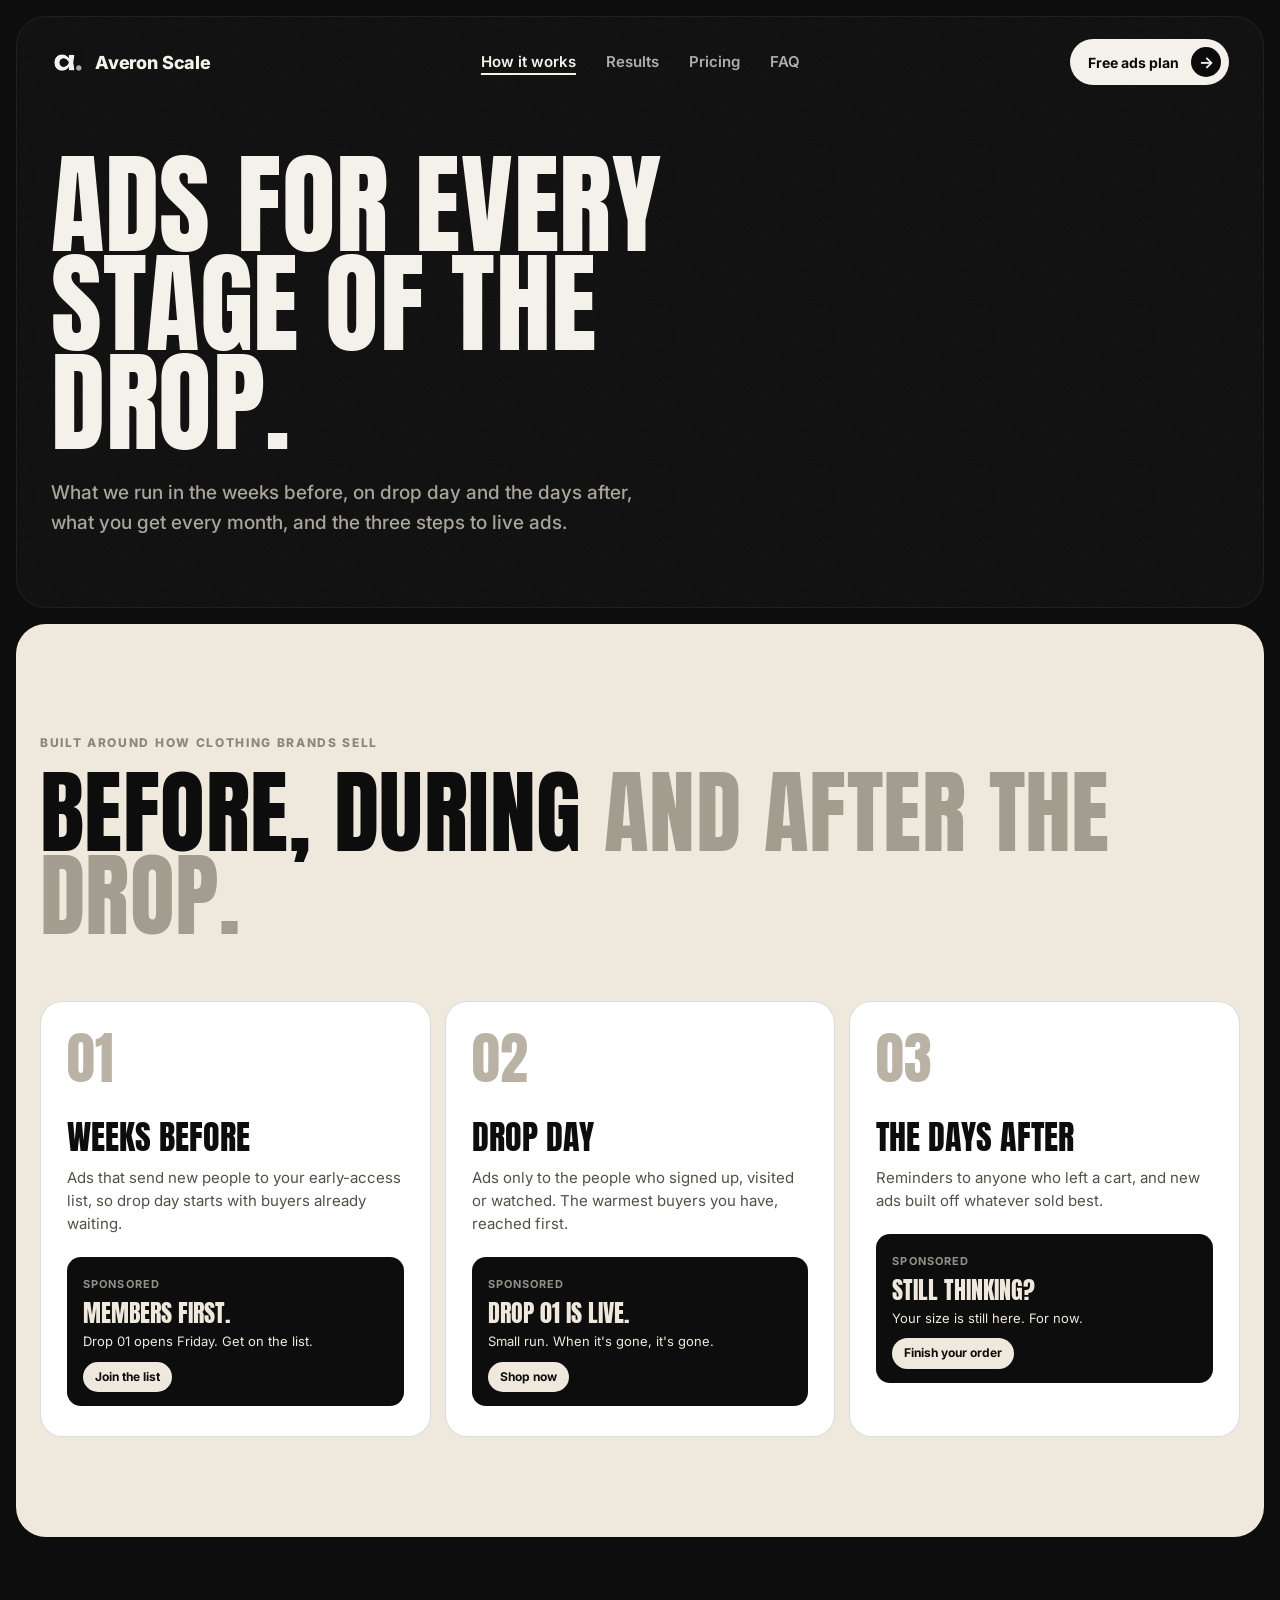
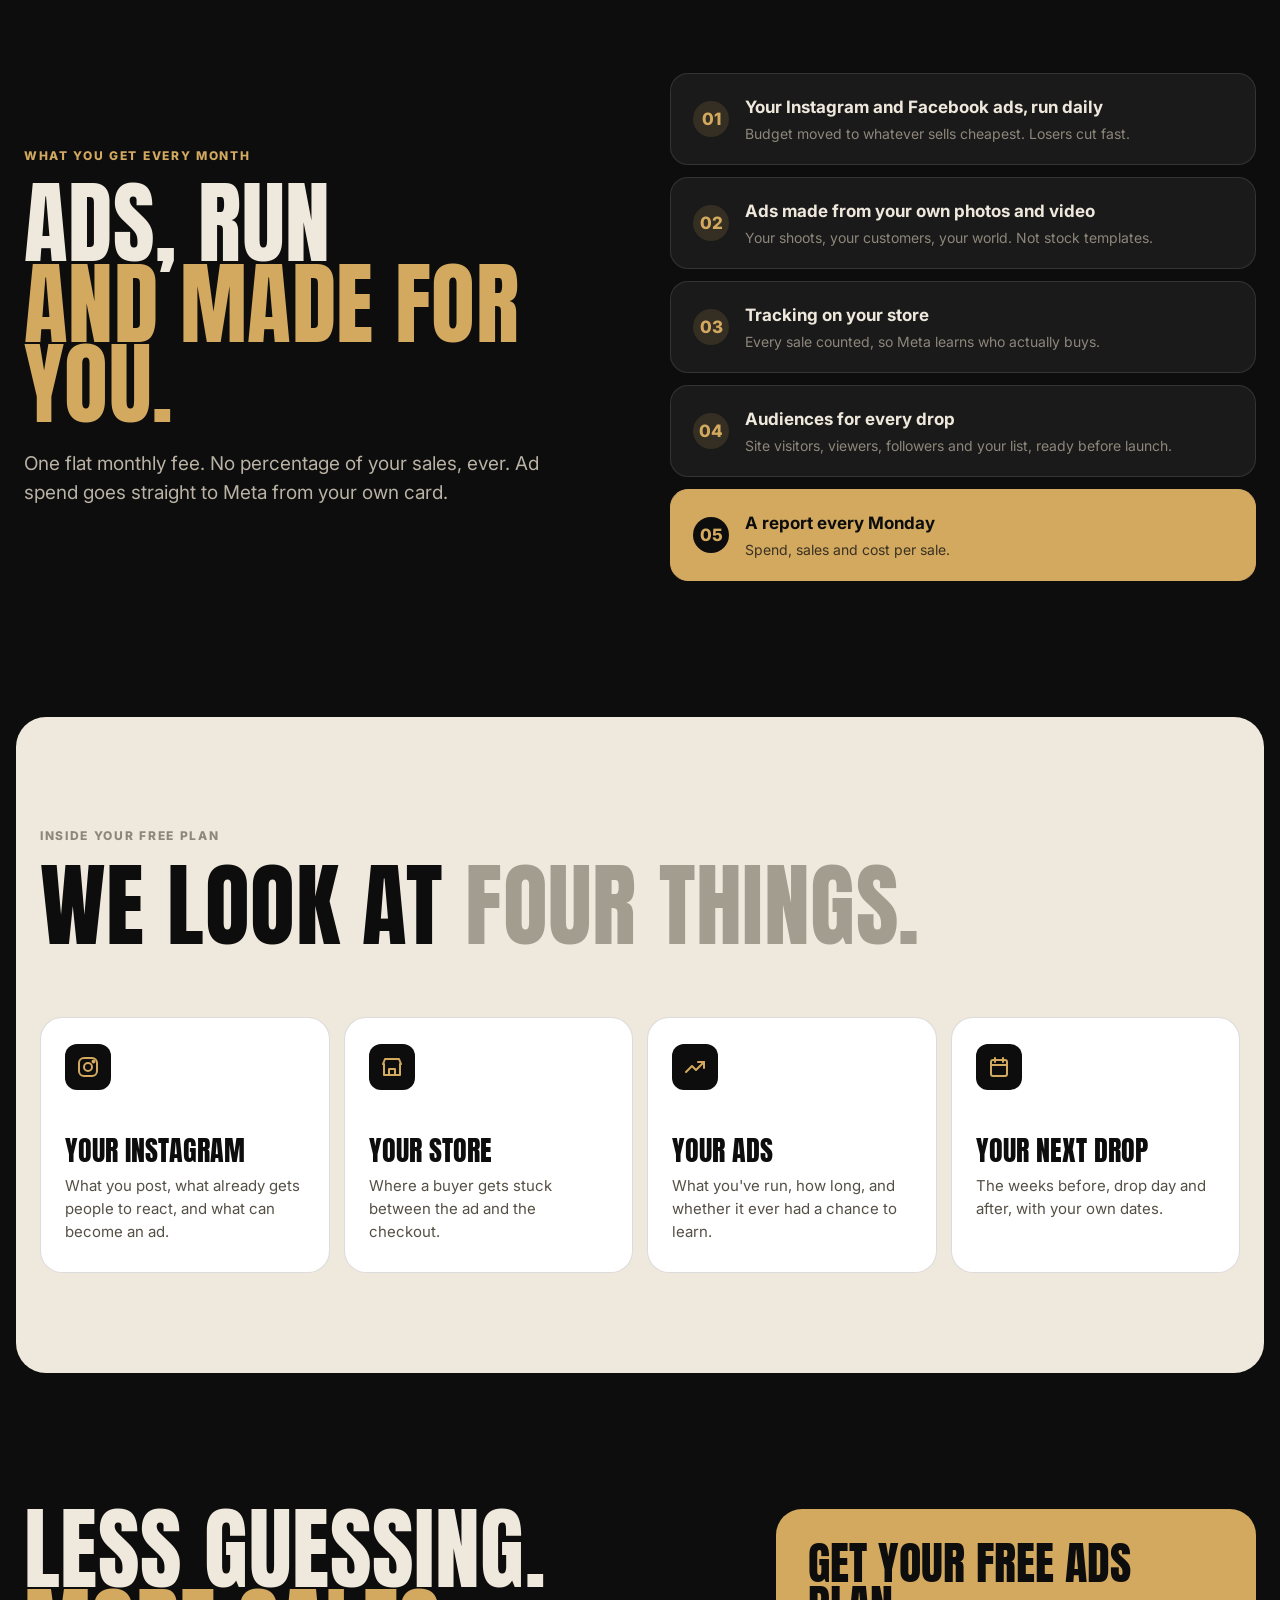
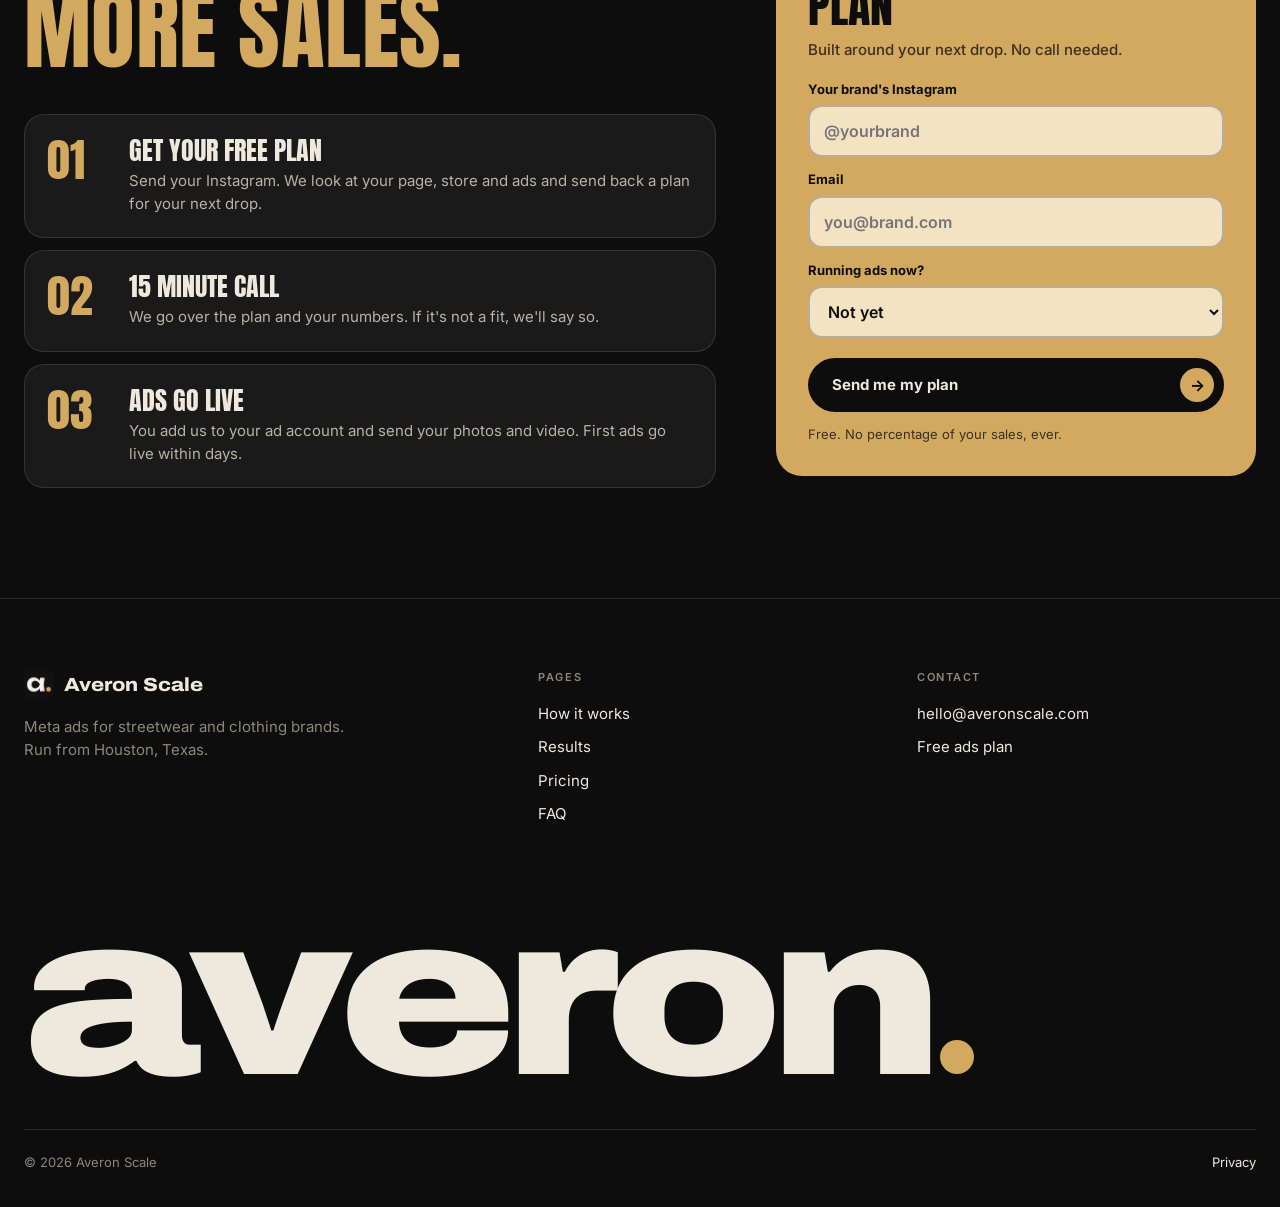
<file: how-it-works/index.html>
<!doctype html>
<html lang="en">
<head>
<meta charset="utf-8">
<meta name="viewport" content="width=device-width, initial-scale=1">
<title>How it works | Averon Scale</title>
<meta name="description" content="The ads we run before, during and after your drop, what you get every month, and how we start.">
<meta property="og:title" content="How it works | Averon Scale">
<meta property="og:description" content="Ads run and made for streetwear and clothing brands. One flat monthly fee. No percentage of your sales.">
<meta property="og:image" content="https://averonscale.com/og.png">
<link rel="canonical" href="https://averonscale.com/how-it-works/">
<meta name="theme-color" content="#0d0d0d">
<link rel="icon" href="/favicon.ico" sizes="any">
<link rel="icon" type="image/png" sizes="32x32" href="/favicon-32.png">
<link rel="apple-touch-icon" href="/apple-touch-icon.png">
<link rel="preconnect" href="https://fonts.googleapis.com">
<link rel="preconnect" href="https://fonts.gstatic.com" crossorigin>
<link href="https://fonts.googleapis.com/css2?family=Anton&family=Inter:wght@400;500;600;700;800&family=Archivo:wdth,wght@100..125,800..900&display=swap" rel="stylesheet">
<style>
  :root{
    --ink:#0d0d0d; --ink2:#1a1a1a; --cream:#efe8dc; --cream2:#e4dccd; --gold:#d2a95f; --gold2:#b98d43;
    --grey:#8d877b; --line:rgba(13,13,13,.14); --dline:rgba(239,232,220,.12);
    --display:"Anton","Impact","Arial Narrow",sans-serif; --body:"Inter","Helvetica Neue",Arial,sans-serif;
  }
  *{box-sizing:border-box;margin:0;padding:0}
  html{scroll-behavior:smooth}
  body{background:var(--ink);color:var(--cream);font:400 17px/1.55 var(--body);-webkit-font-smoothing:antialiased;overflow-x:hidden}
  a{color:inherit;text-decoration:none}
  img{display:block;max-width:100%}
  i,em{font-style:normal}
  .wrap{max-width:1280px;margin:0 auto;padding:0 24px}
  .disp{font-family:var(--display);font-weight:400;text-transform:uppercase;letter-spacing:.005em;line-height:.9}
  .btn{display:inline-flex;align-items:center;gap:12px;height:54px;padding:0 10px 0 24px;border-radius:999px;font:700 15px var(--body);border:0;cursor:pointer;white-space:nowrap;transition:transform .15s}
  .btn:hover{transform:translateY(-2px)}
  .btn .ar{width:34px;height:34px;border-radius:50%;display:grid;place-items:center;font-size:16px}
  .btn.dark{background:var(--ink);color:var(--cream)} .btn.dark .ar{background:var(--gold);color:var(--ink)}
  .btn.gold{background:var(--gold);color:var(--ink)} .btn.gold .ar{background:var(--ink);color:var(--gold)}
  .btn.line{background:transparent;color:var(--ink);border:2px solid var(--ink);padding:0 24px}
  .btn[disabled]{opacity:.6;cursor:wait}

  /* ---------- HERO (black and white) ---------- */
  .hero-wrap{padding:16px 16px 0}
  .hero{position:relative;max-width:1400px;margin:0 auto;border-radius:30px;background:#0b0b0b;color:#f4f1ea;overflow:hidden;min-height:700px;padding:22px 34px 44px;border:1px solid rgba(255,255,255,.09)}
  .hero::after{content:"";position:absolute;inset:0;border-radius:30px;pointer-events:none;background:url("data:image/svg+xml,%3Csvg xmlns='http://www.w3.org/2000/svg' width='160' height='160'%3E%3Cfilter id='n'%3E%3CfeTurbulence type='fractalNoise' baseFrequency='.9' numOctaves='2'/%3E%3C/filter%3E%3Crect width='160' height='160' filter='url(%23n)' opacity='.07'/%3E%3C/svg%3E");mix-blend-mode:screen}
  .nav{position:relative;z-index:5;display:flex;align-items:center;justify-content:space-between;gap:20px}
  .brand{display:flex;align-items:center;gap:10px;font:800 18px var(--body);letter-spacing:-.01em;color:#f4f1ea}
  .brand img{width:34px;height:34px;border-radius:8px;filter:grayscale(1)}
  .links{display:flex;gap:30px;font-weight:600;font-size:15px;color:#f4f1ea}
  .links a{opacity:.7} .links a:hover{opacity:1}
  .nav .btn{height:46px;font-size:14px;padding:0 8px 0 18px} .nav .btn .ar{width:30px;height:30px}
  .menu-btn{display:none;height:42px;padding:0 16px;border-radius:999px;border:2px solid #f4f1ea;background:transparent;font:700 14px var(--body);color:#f4f1ea}
  .btn.white{background:#f4f1ea;color:#0b0b0b} .btn.white .ar{background:#0b0b0b;color:#f4f1ea}
  .btn.black{background:#0b0b0b;color:#f4f1ea} .btn.black .ar{background:#f4f1ea;color:#0b0b0b}
  .btn.wline{background:transparent;color:#f4f1ea;border:2px solid rgba(244,241,234,.8);padding:0 24px}
  .hero-grid{position:relative;z-index:3;display:grid;grid-template-columns:1.2fr .8fr;gap:56px;margin-top:64px;align-items:end}
  .hero h1{font-size:clamp(80px,10.4vw,172px);color:#f4f1ea}
  .hero .sub{max-width:500px;margin-top:26px;font-size:19px;font-weight:500;color:#aaa59b}
  .hero .ctas{display:flex;gap:12px;flex-wrap:wrap;margin-top:30px}
  .stats{display:flex;gap:0;margin-top:56px;border-top:2px solid rgba(244,241,234,.7);max-width:660px}
  .stat{flex:1;padding:18px 18px 0 0}
  .stat + .stat{padding-left:18px;border-left:1px solid rgba(244,241,234,.2)}
  .stat b{display:block;font:400 clamp(38px,4vw,56px)/1 var(--display);letter-spacing:.01em;color:#f4f1ea}
  .stat span{display:block;margin-top:6px;font-size:13px;font-weight:600;color:#8f8a81;line-height:1.3}
  .form.hform{position:relative;top:auto;background:#f4f1ea;color:#0b0b0b;border-radius:24px;padding:30px}
  .hform .lead,.hform .msg{color:#5b574f}
  .hform .field input,.hform .field select{background:#fff;border-color:rgba(11,11,11,.16)}
  .hform .field input:focus,.hform .field select:focus{border-color:#0b0b0b;background:#fff}

  /* ---------- CREAM ---------- */
  .cream{background:var(--cream);color:var(--ink);border-radius:30px;margin:16px;padding:110px 0 100px}
  .big2{font-size:clamp(52px,7.2vw,118px)}
  .big2 .g{color:#a39d90}
  .cards{display:grid;grid-template-columns:repeat(4,1fr);gap:14px;margin-top:70px}
  .card{background:#fff;border-radius:22px;padding:26px 24px 28px;border:1px solid var(--line)}
  .ico{width:46px;height:46px;border-radius:12px;background:var(--ink);display:grid;place-items:center;margin-bottom:46px}
  .ico svg{width:24px;height:24px;stroke:var(--gold);fill:none;stroke-width:2;stroke-linecap:round;stroke-linejoin:round}
  .card h3{font:400 28px/1 var(--display);text-transform:uppercase;margin-bottom:10px}
  .card p{color:#555046;font-size:15px}

  /* ---------- DARK ---------- */
  .sec-dark{padding:120px 0}
  .split{display:grid;grid-template-columns:1fr 1fr;gap:60px;align-items:center}
  .sec-dark h2{font-size:clamp(56px,7vw,112px);color:var(--cream)}
  .sec-dark h2 .g{color:var(--gold)}
  .lede{font-size:19px;color:#b9b2a5;margin-top:24px;max-width:520px}
  .probs{display:grid;gap:12px}
  .prob{display:flex;align-items:center;gap:16px;background:var(--ink2);border:1px solid var(--dline);border-radius:18px;padding:20px 22px}
  .prob .x{flex:none;width:36px;height:36px;border-radius:50%;background:rgba(210,169,95,.14);color:var(--gold);display:grid;place-items:center;font-weight:800}
  .prob b{display:block;font-weight:700;font-size:17px}
  .prob span{display:block;color:var(--grey);font-size:14px;margin-top:2px}
  .prob.fix{background:var(--gold);color:var(--ink);border-color:var(--gold)}
  .prob.fix .x{background:var(--ink);color:var(--gold)}
  .prob.fix span{color:#3a3122}

  /* ---------- RESULTS ---------- */
  .results{background:var(--cream);color:var(--ink);border-radius:30px;margin:16px;padding:110px 0}
  .res-head{display:flex;justify-content:space-between;align-items:flex-end;gap:30px;flex-wrap:wrap}
  .res-grid{display:grid;grid-template-columns:1.2fr 1fr 1fr;gap:14px;margin-top:60px}
  .res{border-radius:24px;padding:30px 28px;display:flex;flex-direction:column;justify-content:space-between;min-height:300px}
  .res.k{background:var(--ink);color:var(--cream)}
  .res.w{background:#fff;border:1px solid var(--line)}
  .res small{font-size:12px;font-weight:700;letter-spacing:.12em;text-transform:uppercase;color:var(--gold2)}
  .res.k small{color:var(--gold)}
  .res .num{font:400 clamp(60px,6vw,92px)/.9 var(--display);margin:18px 0 10px}
  .res p{font-size:15px;color:#5a554b} .res.k p{color:#b9b2a5}
  .note{margin-top:22px;font-size:13px;color:#7a7468;max-width:760px}

  /* ---------- STEPS + FORM ---------- */
  .how{padding:120px 0 110px}
  .how-grid{display:grid;grid-template-columns:1fr 480px;gap:60px;align-items:start}
  .steps{margin-top:44px;display:grid;gap:12px}
  .step{display:grid;grid-template-columns:64px 1fr;gap:18px;align-items:start;padding:22px;border:1px solid var(--dline);border-radius:20px;background:var(--ink2)}
  .step .n{font:400 46px/1 var(--display);color:var(--gold)}
  .step h3{font:400 26px/1 var(--display);text-transform:uppercase;margin-bottom:6px}
  .step p{color:#b9b2a5;font-size:15px}
  .form{background:var(--gold);color:var(--ink);border-radius:26px;padding:32px;position:sticky;top:20px}
  .form h3{font:400 46px/.95 var(--display);text-transform:uppercase}
  .form .lead{font-size:15px;font-weight:500;margin:10px 0 18px;color:#3a3122}
  .field{display:flex;flex-direction:column;gap:6px;margin-top:12px}
  .field label{font-size:13px;font-weight:700}
  .field input,.field select{height:52px;border-radius:14px;border:2px solid rgba(13,13,13,.25);background:#f3e3c3;padding:0 14px;font:600 16px var(--body);color:var(--ink);outline:none;width:100%}
  .field input:focus,.field select:focus{border-color:var(--ink);background:#fff6e4}
  .form .btn{width:100%;justify-content:space-between;margin-top:20px}
  .form .msg{font-size:13px;margin-top:12px;color:#3a3122}
  .form .done{display:none;padding:20px 0 4px}
  .form.sent .fields{display:none} .form.sent .done{display:block}

  /* ---------- FOOTER ---------- */
  footer{border-top:1px solid var(--dline);padding:70px 0 34px;color:var(--grey);font-size:15px}
  footer .wrap{display:grid;grid-template-columns:1.4fr 1fr 1fr;gap:40px}
  footer a{color:var(--cream)} footer a:hover{color:var(--gold)}
  footer h4{font-size:11px;letter-spacing:.14em;text-transform:uppercase;margin-bottom:16px;font-weight:600}
  footer ul{list-style:none;display:grid;gap:10px}
  .fbrand{display:flex;align-items:center;gap:10px;color:var(--cream);font:800 19px "Archivo",var(--body);font-stretch:112%}
  .fbrand img{width:30px;height:30px;border-radius:7px}
  .wordmark{grid-column:1/-1;font:900 clamp(56px,18vw,300px)/.8 "Archivo",var(--body);font-stretch:118%;letter-spacing:-.05em;color:var(--cream);margin-top:40px;white-space:nowrap;overflow:hidden;user-select:none}
  .wordmark span{display:inline-block;width:.15em;height:.15em;border-radius:50%;background:var(--gold);margin-left:.03em}
  .legal{grid-column:1/-1;border-top:1px solid var(--dline);padding-top:22px;display:flex;justify-content:space-between;gap:20px;flex-wrap:wrap;font-size:13px}

  /* ---------- RESPONSIVE ---------- */
  @media (max-width:1060px){
    .links{display:none}
    .menu-btn{display:inline-flex;align-items:center}
    .links.open{display:flex;position:absolute;top:58px;left:0;right:0;flex-direction:column;gap:0;background:var(--ink);color:var(--cream);border-radius:20px;padding:12px 22px;z-index:20}
    .links.open a{padding:12px 0;opacity:1}
    .hero{min-height:0}
    .hero-grid{grid-template-columns:1fr;gap:36px;margin-top:44px}
    .hero{padding:18px 20px 22px}
    .stats{margin-top:40px}
    .cards{grid-template-columns:1fr 1fr}
    .split,.how-grid{grid-template-columns:1fr}
    .res-grid{grid-template-columns:1fr}
    .form{position:static}
    footer .wrap{grid-template-columns:1fr 1fr}
    footer .wrap>div:first-child{grid-column:1/-1}
  }
  @media (max-width:600px){
    .hero-wrap{padding:10px 10px 0}
    .nav .btn{display:none}
    .hero h1{font-size:clamp(64px,21vw,110px)}
    .hero .ctas .btn{width:100%;justify-content:space-between}
    .stat{padding:14px 8px 0 0}.stat+.stat{padding-left:10px}
    .stat b{font-size:30px}.stat span{font-size:11px}
    .form.hform{padding:22px}
    .cream,.results{margin:10px;padding:76px 0}
    .cards{grid-template-columns:1fr}
    .sec-dark,.how{padding:80px 0}
    .form{padding:24px}
  }

  /* ---------- inner pages ---------- */
  .hero.page{min-height:0;padding-bottom:70px}
  .hero.page h1{font-size:clamp(64px,8.6vw,140px);margin-top:70px;max-width:12ch}
  .hero.page .sub{max-width:620px}
  .links a[aria-current]{opacity:1;text-decoration:underline;text-underline-offset:6px;text-decoration-thickness:2px}
  .eyebrow{font-size:12px;font-weight:800;letter-spacing:.14em;text-transform:uppercase;color:#8d877b;margin-bottom:18px;display:block}
  .sec-dark .eyebrow{color:var(--gold)}
  .stages{display:grid;grid-template-columns:repeat(3,1fr);gap:14px;margin-top:64px}
  .stage{background:#fff;border:1px solid var(--line);border-radius:22px;padding:28px 26px 30px}
  .stage .n{font:400 56px/1 var(--display);color:#b9b2a5}
  .stage h3{font:400 34px/1 var(--display);text-transform:uppercase;margin:34px 0 12px}
  .stage p{color:#555046;font-size:15px}
  .stage .ad{margin-top:22px;border-radius:14px;background:var(--ink);color:var(--cream);padding:16px 16px 14px;font-size:13px}
  .stage .ad b{display:block;font:400 24px/1 var(--display);text-transform:uppercase;margin:8px 0 6px}
  .stage .ad span{opacity:.6;font-size:11px;font-weight:700;letter-spacing:.1em;text-transform:uppercase}
  .stage .ad u{display:inline-block;margin-top:10px;text-decoration:none;background:var(--cream);color:var(--ink);border-radius:999px;padding:6px 12px;font-weight:700;font-size:12px}
  .list{display:grid;gap:12px;margin-top:10px}
  .bigres{display:grid;grid-template-columns:1fr 1fr;gap:14px;margin-top:60px}
  .bigres .res{min-height:0;gap:26px}
  .row4{display:grid;grid-template-columns:repeat(4,1fr);gap:10px;border-top:1px solid rgba(13,13,13,.12);padding-top:18px}
  .res.k .row4{border-color:rgba(239,232,220,.14)}
  .row4 b{display:block;font:400 30px/1 var(--display)}
  .row4 span{display:block;font-size:12px;color:#7a7468;margin-top:6px}
  .res.k .row4 span{color:#9d968a}
  .tiles{display:grid;grid-template-columns:repeat(3,1fr);gap:12px;margin-top:50px}
  .tile{background:var(--ink2);border:1px solid var(--dline);border-radius:22px;padding:28px 26px}
  .tile .num{font:400 64px/.9 var(--display);color:var(--gold)}
  .tile h3{font:400 26px/1.05 var(--display);text-transform:uppercase;margin:22px 0 10px}
  .tile p{color:#b9b2a5;font-size:15px}
  .now{margin-top:12px;display:flex;justify-content:space-between;align-items:center;gap:24px;flex-wrap:wrap;background:var(--gold);color:var(--ink);border-radius:22px;padding:26px 28px}
  .now h3{font:400 30px/1 var(--display);text-transform:uppercase;margin-bottom:6px}
  .now p{color:#3a3122;max-width:640px}
  .cmp{display:grid;grid-template-columns:1fr 1fr;gap:14px;margin-top:60px}
  .cmp .col{border-radius:24px;padding:32px 30px;background:#fff;border:1px solid var(--line)}
  .cmp .col.us{background:var(--ink);color:var(--cream);border-color:var(--ink)}
  .cmp h3{font:400 36px/1 var(--display);text-transform:uppercase;margin-bottom:22px}
  .cmp ul{list-style:none;display:grid;gap:14px}
  .cmp li{display:flex;gap:12px;font-size:16px;color:#555046}
  .cmp .us li{color:#cfc8bb}
  .cmp li::before{content:"\00d7";flex:none;width:26px;height:26px;border-radius:50%;display:grid;place-items:center;background:rgba(13,13,13,.08);font-weight:800}
  .cmp .us li::before{content:"\2713";background:var(--gold);color:var(--ink)}
  .calc{display:grid;grid-template-columns:1fr 1fr;gap:40px;margin-top:56px;background:var(--ink2);border:1px solid var(--dline);border-radius:26px;padding:34px}
  .calc label{display:flex;justify-content:space-between;font-weight:700;font-size:15px;margin-bottom:10px}
  .calc output{font:400 24px/1 var(--display);color:var(--gold)}
  .calc input[type=range]{width:100%;accent-color:var(--gold);margin-bottom:28px}
  .calc .out{display:grid;gap:20px;border-left:1px solid var(--dline);padding-left:40px}
  .calc .out b{display:block;font:400 64px/.9 var(--display);color:var(--cream)}
  .calc .out span{display:block;color:#9d968a;font-size:14px;margin-top:6px}
  .faq{margin-top:50px;border-top:2px solid var(--ink)}
  .faq details{border-bottom:1px solid var(--line)}
  .faq summary{list-style:none;cursor:pointer;padding:26px 44px 26px 0;font:400 30px/1.05 var(--display);text-transform:uppercase;position:relative}
  .faq summary::-webkit-details-marker{display:none}
  .faq summary::after{content:"+";position:absolute;right:6px;top:22px;font:600 30px var(--body)}
  .faq details[open] summary::after{content:"\2013"}
  .faq details p{padding:0 0 26px;color:#555046;max-width:760px}
  @media (max-width:1060px){
    .stages,.bigres,.tiles,.cmp{grid-template-columns:1fr}
    .calc{grid-template-columns:1fr}
    .calc .out{border-left:0;padding-left:0;border-top:1px solid var(--dline);padding-top:26px}
  }
  @media (max-width:600px){
    .hero.page h1{font-size:clamp(54px,16vw,90px);margin-top:44px}
    .row4{grid-template-columns:1fr 1fr}
    .faq summary{font-size:24px}
    .calc{padding:22px}
  }
</style>
<!-- Meta Pixel: Averon Scale -->
<script>
!function(f,b,e,v,n,t,s){if(f.fbq)return;n=f.fbq=function(){n.callMethod?n.callMethod.apply(n,arguments):n.queue.push(arguments)};if(!f._fbq)f._fbq=n;n.push=n;n.loaded=!0;n.version='2.0';n.queue=[];t=b.createElement(e);t.async=!0;t.src=v;s=b.getElementsByTagName(e)[0];s.parentNode.insertBefore(t,s)}(window,document,'script','https://connect.facebook.net/en_US/fbevents.js');
fbq('init','1146721501546311');fbq('track','PageView');
</script>
<noscript><img height="1" width="1" style="display:none" alt="" src="https://www.facebook.com/tr?id=1146721501546311&amp;ev=PageView&amp;noscript=1"></noscript>
</head>
<body>

<div class="hero-wrap">
<header class="hero page">
  <nav class="nav">
    <a class="brand" href="/"><img src="/brand/favicon-64.png" alt="">Averon Scale</a>
    <div class="links" id="links">
      <a href="/how-it-works/" aria-current="page">How it works</a><a href="/results/">Results</a><a href="/pricing/">Pricing</a><a href="/faq/">FAQ</a>
    </div>
    <div style="display:flex;gap:10px;align-items:center">
      <button class="menu-btn" type="button" aria-expanded="false" aria-controls="links">Menu</button>
      <a class="btn white" href="#plan">Free ads plan <span class="ar">&rarr;</span></a>
    </div>
  </nav>
  <div style="position:relative;z-index:3">
    <h1 class="disp">Ads for every<br>stage of the drop.</h1>
    <p class="sub">What we run in the weeks before, on drop day and the days after, what you get every month, and the three steps to live ads.</p>
  </div>
</header>
</div>

<section class="cream">
  <div class="wrap">
    <span class="eyebrow">Built around how clothing brands sell</span>
    <h2 class="disp big2">Before, during <span class="g">and after the drop.</span></h2>
    <div class="stages">
      <div class="stage"><div class="n">01</div><h3>Weeks before</h3><p>Ads that send new people to your early-access list, so drop day starts with buyers already waiting.</p>
        <div class="ad"><span>Sponsored</span><b>Members first.</b>Drop 01 opens Friday. Get on the list.<br><u>Join the list</u></div></div>
      <div class="stage"><div class="n">02</div><h3>Drop day</h3><p>Ads only to the people who signed up, visited or watched. The warmest buyers you have, reached first.</p>
        <div class="ad"><span>Sponsored</span><b>Drop 01 is live.</b>Small run. When it's gone, it's gone.<br><u>Shop now</u></div></div>
      <div class="stage"><div class="n">03</div><h3>The days after</h3><p>Reminders to anyone who left a cart, and new ads built off whatever sold best.</p>
        <div class="ad"><span>Sponsored</span><b>Still thinking?</b>Your size is still here. For now.<br><u>Finish your order</u></div></div>
    </div>
  </div>
</section>

<section class="sec-dark">
  <div class="wrap split">
    <div>
      <span class="eyebrow">What you get every month</span>
      <h2 class="disp">Ads, run<br><span class="g">and made for you.</span></h2>
      <p class="lede">One flat monthly fee. No percentage of your sales, ever. Ad spend goes straight to Meta from your own card.</p>
    </div>
    <div class="probs">
      <div class="prob"><div class="x">01</div><div><b>Your Instagram and Facebook ads, run daily</b><span>Budget moved to whatever sells cheapest. Losers cut fast.</span></div></div>
      <div class="prob"><div class="x">02</div><div><b>Ads made from your own photos and video</b><span>Your shoots, your customers, your world. Not stock templates.</span></div></div>
      <div class="prob"><div class="x">03</div><div><b>Tracking on your store</b><span>Every sale counted, so Meta learns who actually buys.</span></div></div>
      <div class="prob"><div class="x">04</div><div><b>Audiences for every drop</b><span>Site visitors, viewers, followers and your list, ready before launch.</span></div></div>
      <div class="prob fix"><div class="x">05</div><div><b>A report every Monday</b><span>Spend, sales and cost per sale.</span></div></div>
    </div>
  </div>
</section>

<section class="cream">
  <div class="wrap">
    <span class="eyebrow">Inside your free plan</span>
    <h2 class="disp big2">We look at <span class="g">four things.</span></h2>
    <div class="cards">
      <div class="card"><div class="ico"><svg viewBox="0 0 24 24"><rect x="3" y="3" width="18" height="18" rx="5"/><circle cx="12" cy="12" r="4"/><circle cx="17.5" cy="6.5" r="1"/></svg></div><h3>Your Instagram</h3><p>What you post, what already gets people to react, and what can become an ad.</p></div>
      <div class="card"><div class="ico"><svg viewBox="0 0 24 24"><path d="M3 9l2-5h14l2 5"/><path d="M4 9v11h16V9"/><path d="M9 20v-6h6v6"/></svg></div><h3>Your store</h3><p>Where a buyer gets stuck between the ad and the checkout.</p></div>
      <div class="card"><div class="ico"><svg viewBox="0 0 24 24"><path d="M3 17l6-6 4 4 8-8"/><path d="M15 7h6v6"/></svg></div><h3>Your ads</h3><p>What you've run, how long, and whether it ever had a chance to learn.</p></div>
      <div class="card"><div class="ico"><svg viewBox="0 0 24 24"><rect x="4" y="5" width="16" height="16" rx="2"/><path d="M8 3v4M16 3v4M4 10h16"/></svg></div><h3>Your next drop</h3><p>The weeks before, drop day and after, with your own dates.</p></div>
    </div>
  </div>
</section>

<section class="how" id="plan">
  <div class="wrap how-grid">
    <div>
      <h2 class="disp" style="font-size:clamp(56px,7vw,112px)">Less guessing.<br><span style="color:var(--gold)">More sales.</span></h2>
      <div class="steps">
        <div class="step"><div class="n">01</div><div><h3>Get your free plan</h3><p>Send your Instagram. We look at your page, store and ads and send back a plan for your next drop.</p></div></div>
        <div class="step"><div class="n">02</div><div><h3>15 minute call</h3><p>We go over the plan and your numbers. If it's not a fit, we'll say so.</p></div></div>
        <div class="step"><div class="n">03</div><div><h3>Ads go live</h3><p>You add us to your ad account and send your photos and video. First ads go live within days.</p></div></div>
      </div>
    </div>
    <form class="form plan-form" novalidate>
      <div class="fields">
        <h3>Get your free ads plan</h3>
        <p class="lead">Built around your next drop. No call needed.</p>
        <input type="text" name="website" tabindex="-1" autocomplete="off" aria-hidden="true" style="position:absolute;left:-9999px;width:1px;height:1px;opacity:0">
        <div class="field"><label for="ig">Your brand's Instagram</label><input id="ig" name="instagram" placeholder="@yourbrand" required></div>
        <div class="field"><label for="em">Email</label><input id="em" name="email" type="email" placeholder="you@brand.com" required></div>
        <div class="field"><label for="ra">Running ads now?</label><select id="ra" name="running_ads"><option>Not yet</option><option>Boosting posts only</option><option>Yes, under $1K a month</option><option>Yes, $1K to $5K a month</option><option>Yes, over $5K a month</option></select></div>
        <button class="btn dark" type="submit"><span class="lbl">Send me my plan</span> <span class="ar">&rarr;</span></button>
        <p class="msg">Free. No percentage of your sales, ever.</p>
      </div>
      <div class="done"><h3>Got it.</h3><p class="lead">Your plan is on the way to your inbox.</p></div>
    </form>
  </div>
</section>

<footer>
  <div class="wrap">
    <div><div class="fbrand"><img src="/brand/favicon-64.png" alt="">Averon Scale</div><p style="margin-top:16px;max-width:36ch">Meta ads for streetwear and clothing brands. Run from Houston, Texas.</p></div>
    <div><h4>Pages</h4><ul><li><a href="/how-it-works/">How it works</a></li><li><a href="/results/">Results</a></li><li><a href="/pricing/">Pricing</a></li><li><a href="/faq/">FAQ</a></li></ul></div>
    <div><h4>Contact</h4><ul><li><a href="mailto:hello@averonscale.com">hello@averonscale.com</a></li><li><a href="#plan">Free ads plan</a></li></ul></div>
    <div class="wordmark" aria-hidden="true">averon<span></span></div>
    <div class="legal"><span>&copy; 2026 Averon Scale</span><a href="/privacy.html">Privacy</a></div>
  </div>
</footer>

<script>
(function () {
  var mb = document.querySelector(".menu-btn"), links = document.getElementById("links");
  mb.addEventListener("click", function () { var o = links.classList.toggle("open"); mb.setAttribute("aria-expanded", o ? "true" : "false"); });

  var ENDPOINT = "https://script.google.com/macros/s/AKfycby5DB3YlIlwrNe3bXu2bcZ8g4V5mltjDd8-gWjfH8ndT7OLCzyLyXo-dgZF9gMq_yrG/exec";
  var KEYS = ["utm_source", "utm_medium", "utm_campaign", "utm_content"], src = {};
  try {
    var q = new URLSearchParams(location.search);
    KEYS.forEach(function (k) { var v = q.get(k); if (v) sessionStorage.setItem(k, v.slice(0, 80)); });
    KEYS.forEach(function (k) { src[k] = sessionStorage.getItem(k) || ""; });
  } catch (e) {}
  document.querySelectorAll(".plan-form").forEach(function (form) {
    var btn = form.querySelector("button"), lbl = btn.querySelector(".lbl"), msg = form.querySelector(".msg");
    form.addEventListener("submit", async function (e) {
      e.preventDefault();
      var ig = form.instagram.value.trim(), em = form.email.value.trim();
      if (!ig || !/^[^@\s]+@[^@\s]+\.[^@\s]+$/.test(em)) { msg.textContent = "Add your brand's Instagram and a working email."; return; }
      var data = new URLSearchParams(new FormData(form));
      data.append("page", location.pathname);
      data.append("source", src.utm_source || "direct");
      data.append("campaign", [src.utm_medium, src.utm_campaign, src.utm_content].filter(Boolean).join(" / ") || "none");
      btn.disabled = true; lbl.textContent = "Sending...";
      var ok = false;
      try { var r = await fetch(ENDPOINT, { method: "POST", body: data }); var j = await r.json(); ok = r.ok && j.success === true; } catch (err) {}
      if (ok) { form.classList.add("sent"); if (window.fbq) fbq("track", "Lead"); }
      else {
        btn.disabled = false; lbl.textContent = "Send me my plan";
        var body = encodeURIComponent("Brand Instagram: " + ig + "\nRunning ads: " + form.running_ads.value);
        msg.innerHTML = 'That didn\'t go through. <a href="mailto:hello@averonscale.com?subject=Free%20ads%20plan&body=' + body + '" style="text-decoration:underline;font-weight:700">Send it by email instead</a>, it\'s already filled in.';
      }
    });
  });
})();
</script>
</body>
</html>
</file>
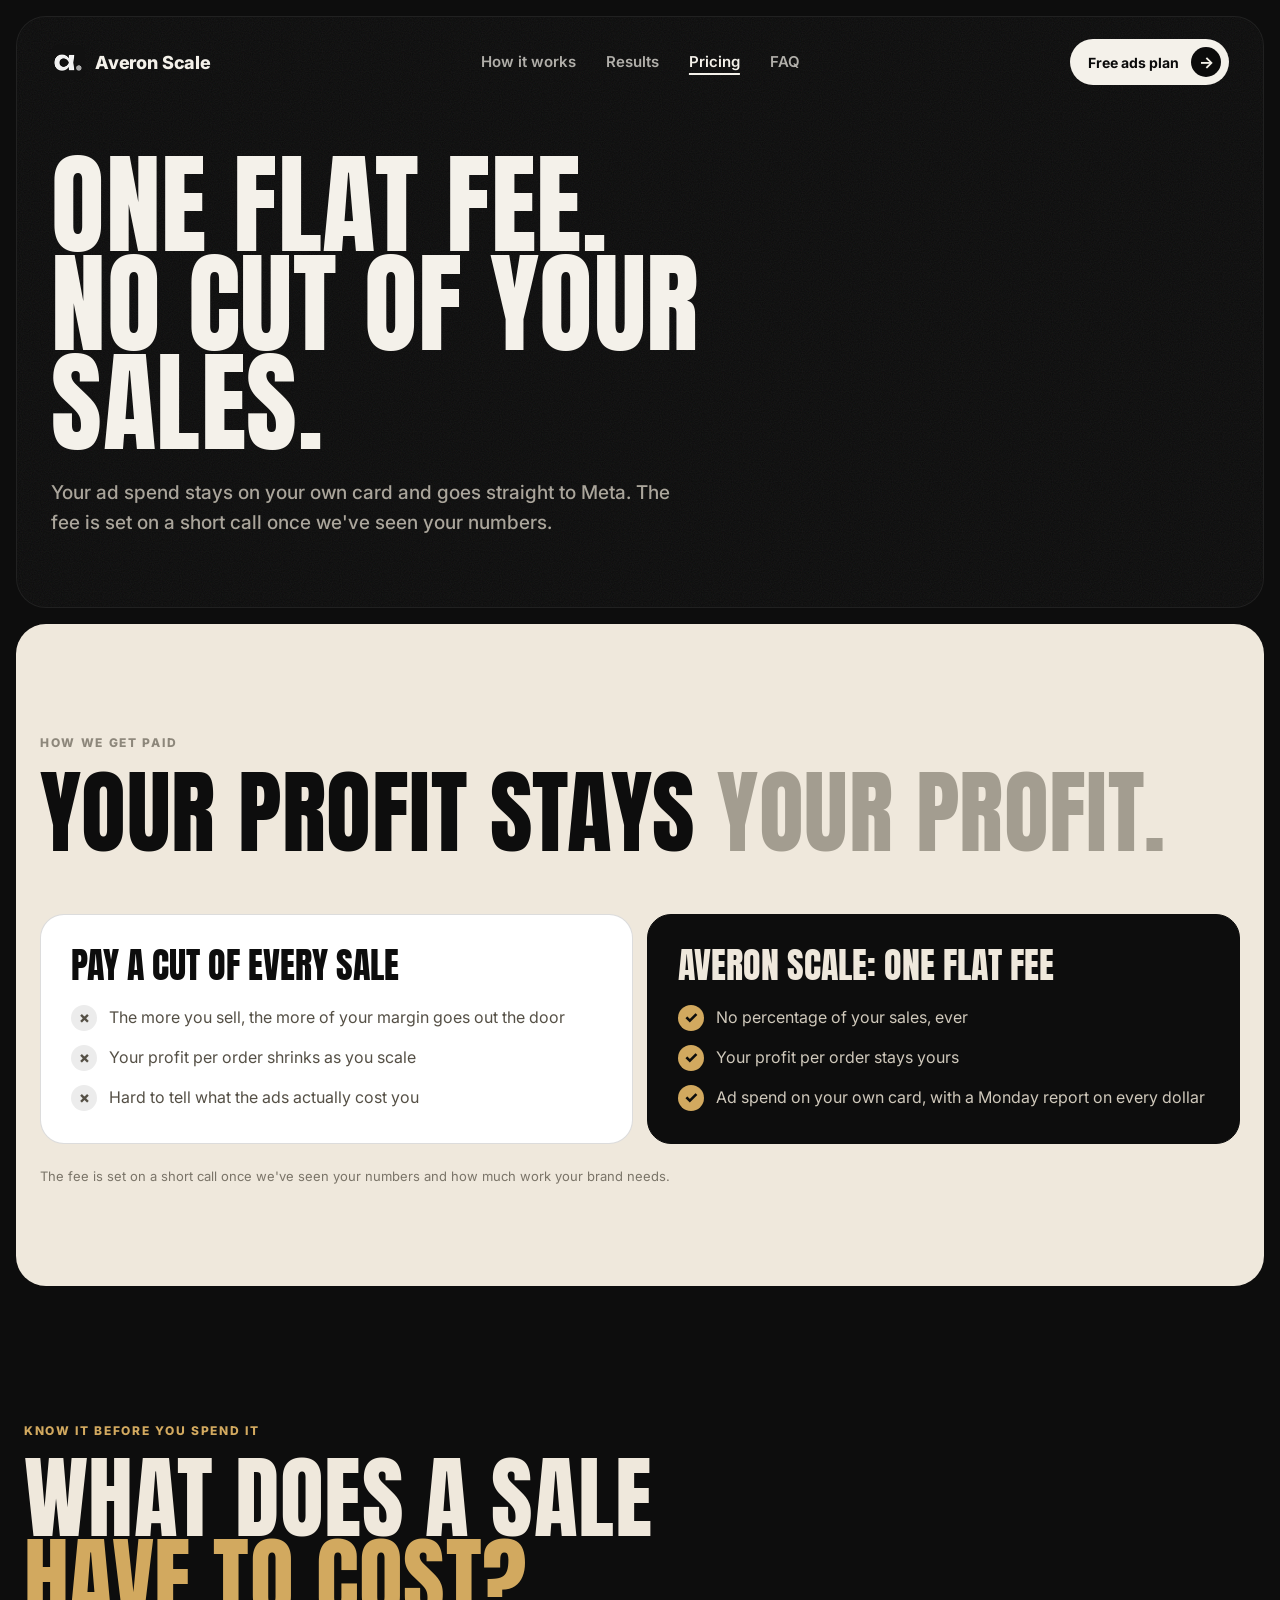
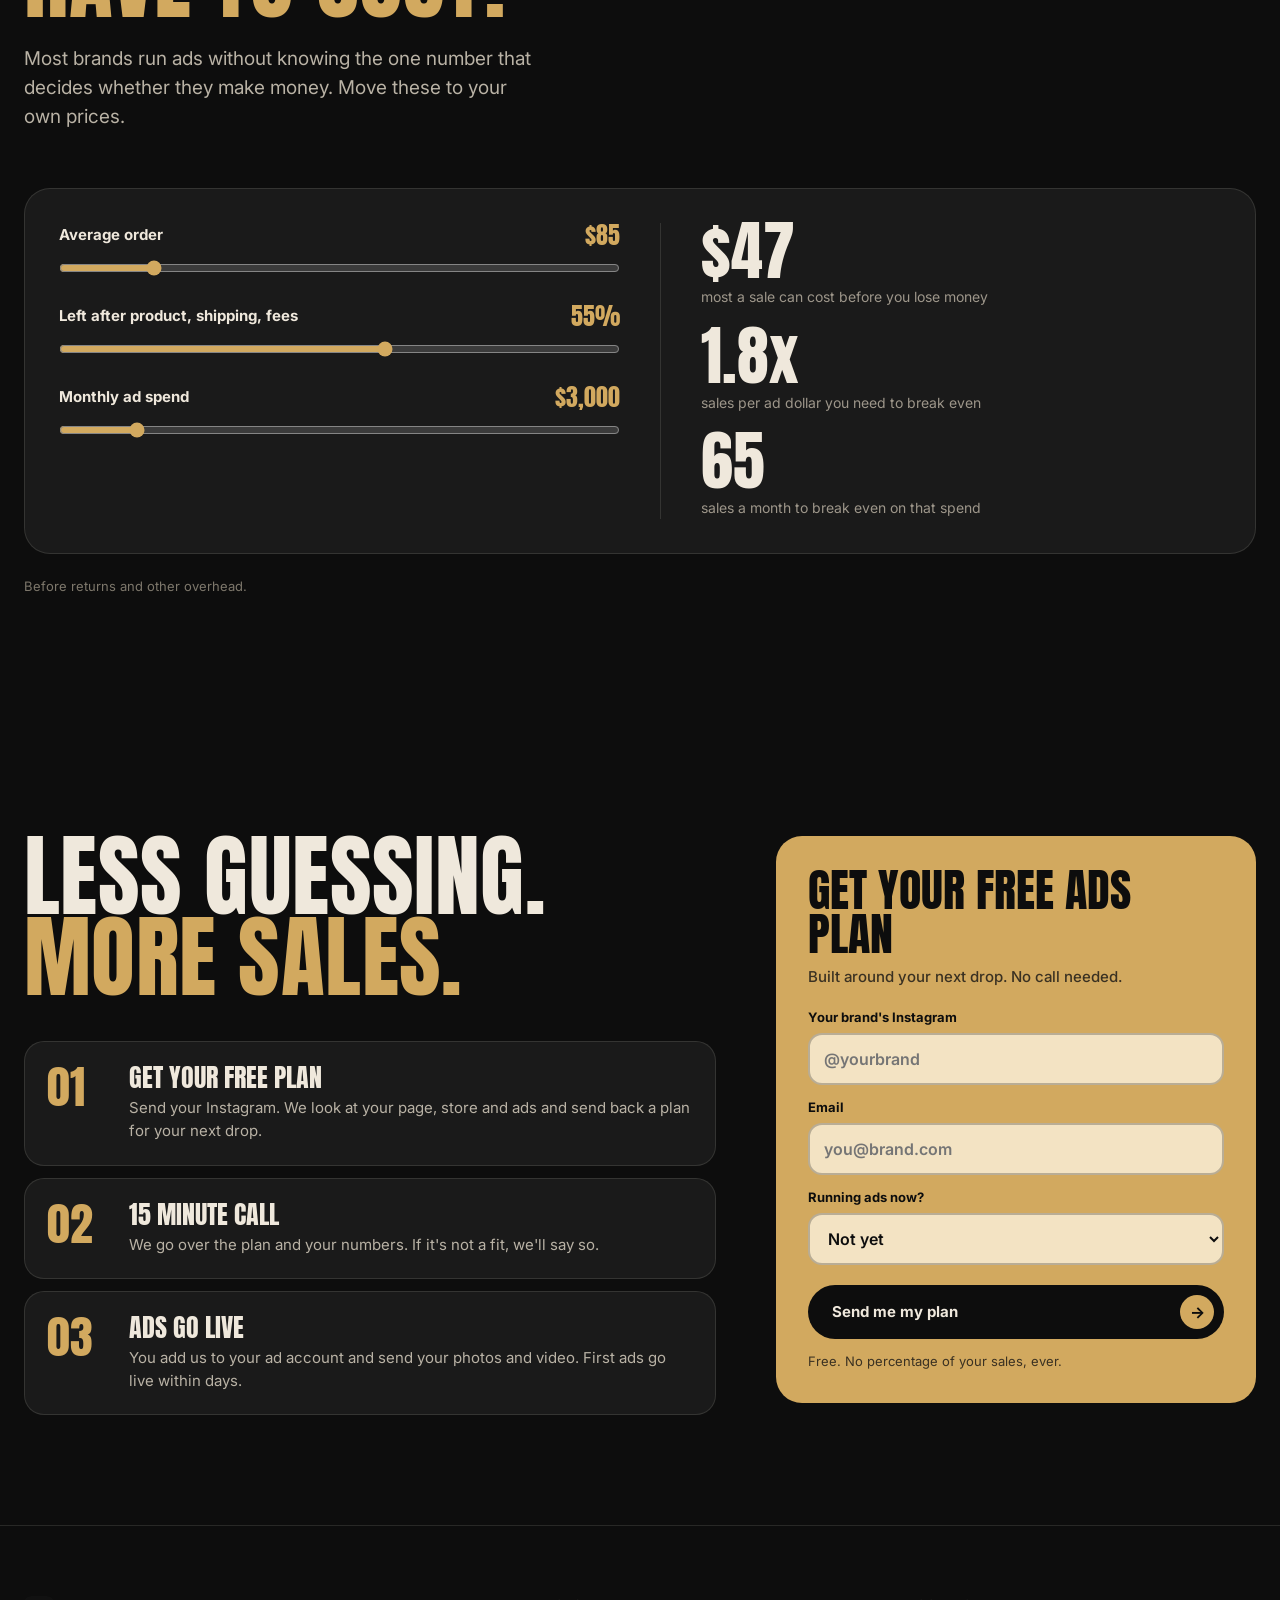
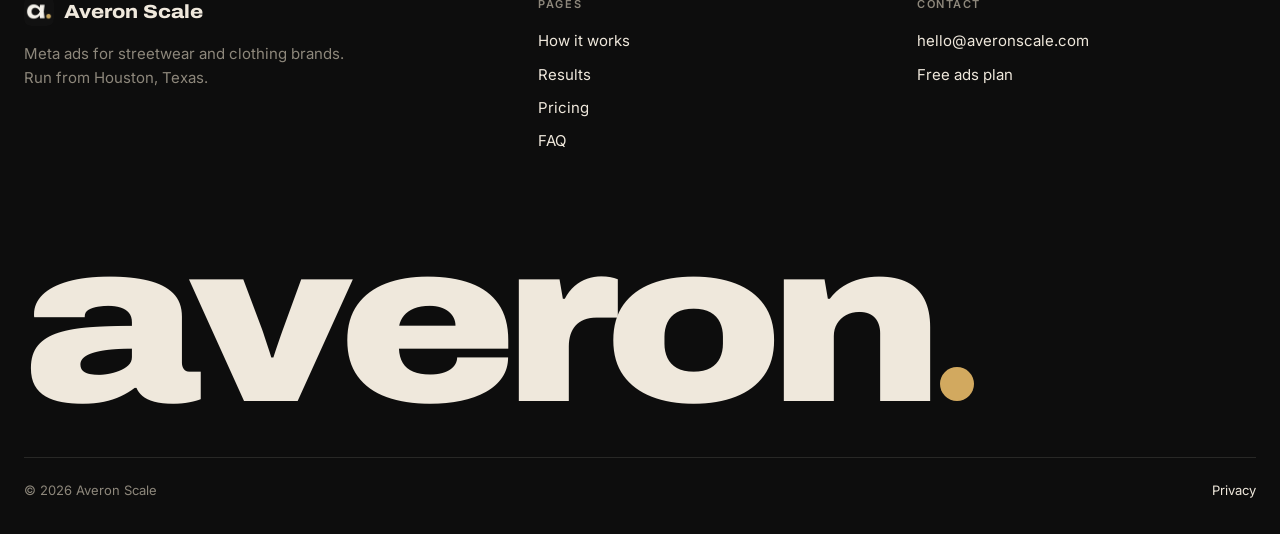
<file: pricing/index.html>
<!doctype html>
<html lang="en">
<head>
<meta charset="utf-8">
<meta name="viewport" content="width=device-width, initial-scale=1">
<title>Pricing | Averon Scale</title>
<meta name="description" content="One flat monthly fee, no percentage of your sales. Plus a calculator for what a sale can cost you.">
<meta property="og:title" content="Pricing | Averon Scale">
<meta property="og:description" content="Ads run and made for streetwear and clothing brands. One flat monthly fee. No percentage of your sales.">
<meta property="og:image" content="https://averonscale.com/og.png">
<link rel="canonical" href="https://averonscale.com/pricing/">
<meta name="theme-color" content="#0d0d0d">
<link rel="icon" href="/favicon.ico" sizes="any">
<link rel="icon" type="image/png" sizes="32x32" href="/favicon-32.png">
<link rel="apple-touch-icon" href="/apple-touch-icon.png">
<link rel="preconnect" href="https://fonts.googleapis.com">
<link rel="preconnect" href="https://fonts.gstatic.com" crossorigin>
<link href="https://fonts.googleapis.com/css2?family=Anton&family=Inter:wght@400;500;600;700;800&family=Archivo:wdth,wght@100..125,800..900&display=swap" rel="stylesheet">
<style>
  :root{
    --ink:#0d0d0d; --ink2:#1a1a1a; --cream:#efe8dc; --cream2:#e4dccd; --gold:#d2a95f; --gold2:#b98d43;
    --grey:#8d877b; --line:rgba(13,13,13,.14); --dline:rgba(239,232,220,.12);
    --display:"Anton","Impact","Arial Narrow",sans-serif; --body:"Inter","Helvetica Neue",Arial,sans-serif;
  }
  *{box-sizing:border-box;margin:0;padding:0}
  html{scroll-behavior:smooth}
  body{background:var(--ink);color:var(--cream);font:400 17px/1.55 var(--body);-webkit-font-smoothing:antialiased;overflow-x:hidden}
  a{color:inherit;text-decoration:none}
  img{display:block;max-width:100%}
  i,em{font-style:normal}
  .wrap{max-width:1280px;margin:0 auto;padding:0 24px}
  .disp{font-family:var(--display);font-weight:400;text-transform:uppercase;letter-spacing:.005em;line-height:.9}
  .btn{display:inline-flex;align-items:center;gap:12px;height:54px;padding:0 10px 0 24px;border-radius:999px;font:700 15px var(--body);border:0;cursor:pointer;white-space:nowrap;transition:transform .15s}
  .btn:hover{transform:translateY(-2px)}
  .btn .ar{width:34px;height:34px;border-radius:50%;display:grid;place-items:center;font-size:16px}
  .btn.dark{background:var(--ink);color:var(--cream)} .btn.dark .ar{background:var(--gold);color:var(--ink)}
  .btn.gold{background:var(--gold);color:var(--ink)} .btn.gold .ar{background:var(--ink);color:var(--gold)}
  .btn.line{background:transparent;color:var(--ink);border:2px solid var(--ink);padding:0 24px}
  .btn[disabled]{opacity:.6;cursor:wait}

  /* ---------- HERO (black and white) ---------- */
  .hero-wrap{padding:16px 16px 0}
  .hero{position:relative;max-width:1400px;margin:0 auto;border-radius:30px;background:#0b0b0b;color:#f4f1ea;overflow:hidden;min-height:700px;padding:22px 34px 44px;border:1px solid rgba(255,255,255,.09)}
  .hero::after{content:"";position:absolute;inset:0;border-radius:30px;pointer-events:none;background:url("data:image/svg+xml,%3Csvg xmlns='http://www.w3.org/2000/svg' width='160' height='160'%3E%3Cfilter id='n'%3E%3CfeTurbulence type='fractalNoise' baseFrequency='.9' numOctaves='2'/%3E%3C/filter%3E%3Crect width='160' height='160' filter='url(%23n)' opacity='.07'/%3E%3C/svg%3E");mix-blend-mode:screen}
  .nav{position:relative;z-index:5;display:flex;align-items:center;justify-content:space-between;gap:20px}
  .brand{display:flex;align-items:center;gap:10px;font:800 18px var(--body);letter-spacing:-.01em;color:#f4f1ea}
  .brand img{width:34px;height:34px;border-radius:8px;filter:grayscale(1)}
  .links{display:flex;gap:30px;font-weight:600;font-size:15px;color:#f4f1ea}
  .links a{opacity:.7} .links a:hover{opacity:1}
  .nav .btn{height:46px;font-size:14px;padding:0 8px 0 18px} .nav .btn .ar{width:30px;height:30px}
  .menu-btn{display:none;height:42px;padding:0 16px;border-radius:999px;border:2px solid #f4f1ea;background:transparent;font:700 14px var(--body);color:#f4f1ea}
  .btn.white{background:#f4f1ea;color:#0b0b0b} .btn.white .ar{background:#0b0b0b;color:#f4f1ea}
  .btn.black{background:#0b0b0b;color:#f4f1ea} .btn.black .ar{background:#f4f1ea;color:#0b0b0b}
  .btn.wline{background:transparent;color:#f4f1ea;border:2px solid rgba(244,241,234,.8);padding:0 24px}
  .hero-grid{position:relative;z-index:3;display:grid;grid-template-columns:1.2fr .8fr;gap:56px;margin-top:64px;align-items:end}
  .hero h1{font-size:clamp(80px,10.4vw,172px);color:#f4f1ea}
  .hero .sub{max-width:500px;margin-top:26px;font-size:19px;font-weight:500;color:#aaa59b}
  .hero .ctas{display:flex;gap:12px;flex-wrap:wrap;margin-top:30px}
  .stats{display:flex;gap:0;margin-top:56px;border-top:2px solid rgba(244,241,234,.7);max-width:660px}
  .stat{flex:1;padding:18px 18px 0 0}
  .stat + .stat{padding-left:18px;border-left:1px solid rgba(244,241,234,.2)}
  .stat b{display:block;font:400 clamp(38px,4vw,56px)/1 var(--display);letter-spacing:.01em;color:#f4f1ea}
  .stat span{display:block;margin-top:6px;font-size:13px;font-weight:600;color:#8f8a81;line-height:1.3}
  .form.hform{position:relative;top:auto;background:#f4f1ea;color:#0b0b0b;border-radius:24px;padding:30px}
  .hform .lead,.hform .msg{color:#5b574f}
  .hform .field input,.hform .field select{background:#fff;border-color:rgba(11,11,11,.16)}
  .hform .field input:focus,.hform .field select:focus{border-color:#0b0b0b;background:#fff}

  /* ---------- CREAM ---------- */
  .cream{background:var(--cream);color:var(--ink);border-radius:30px;margin:16px;padding:110px 0 100px}
  .big2{font-size:clamp(52px,7.2vw,118px)}
  .big2 .g{color:#a39d90}
  .cards{display:grid;grid-template-columns:repeat(4,1fr);gap:14px;margin-top:70px}
  .card{background:#fff;border-radius:22px;padding:26px 24px 28px;border:1px solid var(--line)}
  .ico{width:46px;height:46px;border-radius:12px;background:var(--ink);display:grid;place-items:center;margin-bottom:46px}
  .ico svg{width:24px;height:24px;stroke:var(--gold);fill:none;stroke-width:2;stroke-linecap:round;stroke-linejoin:round}
  .card h3{font:400 28px/1 var(--display);text-transform:uppercase;margin-bottom:10px}
  .card p{color:#555046;font-size:15px}

  /* ---------- DARK ---------- */
  .sec-dark{padding:120px 0}
  .split{display:grid;grid-template-columns:1fr 1fr;gap:60px;align-items:center}
  .sec-dark h2{font-size:clamp(56px,7vw,112px);color:var(--cream)}
  .sec-dark h2 .g{color:var(--gold)}
  .lede{font-size:19px;color:#b9b2a5;margin-top:24px;max-width:520px}
  .probs{display:grid;gap:12px}
  .prob{display:flex;align-items:center;gap:16px;background:var(--ink2);border:1px solid var(--dline);border-radius:18px;padding:20px 22px}
  .prob .x{flex:none;width:36px;height:36px;border-radius:50%;background:rgba(210,169,95,.14);color:var(--gold);display:grid;place-items:center;font-weight:800}
  .prob b{display:block;font-weight:700;font-size:17px}
  .prob span{display:block;color:var(--grey);font-size:14px;margin-top:2px}
  .prob.fix{background:var(--gold);color:var(--ink);border-color:var(--gold)}
  .prob.fix .x{background:var(--ink);color:var(--gold)}
  .prob.fix span{color:#3a3122}

  /* ---------- RESULTS ---------- */
  .results{background:var(--cream);color:var(--ink);border-radius:30px;margin:16px;padding:110px 0}
  .res-head{display:flex;justify-content:space-between;align-items:flex-end;gap:30px;flex-wrap:wrap}
  .res-grid{display:grid;grid-template-columns:1.2fr 1fr 1fr;gap:14px;margin-top:60px}
  .res{border-radius:24px;padding:30px 28px;display:flex;flex-direction:column;justify-content:space-between;min-height:300px}
  .res.k{background:var(--ink);color:var(--cream)}
  .res.w{background:#fff;border:1px solid var(--line)}
  .res small{font-size:12px;font-weight:700;letter-spacing:.12em;text-transform:uppercase;color:var(--gold2)}
  .res.k small{color:var(--gold)}
  .res .num{font:400 clamp(60px,6vw,92px)/.9 var(--display);margin:18px 0 10px}
  .res p{font-size:15px;color:#5a554b} .res.k p{color:#b9b2a5}
  .note{margin-top:22px;font-size:13px;color:#7a7468;max-width:760px}

  /* ---------- STEPS + FORM ---------- */
  .how{padding:120px 0 110px}
  .how-grid{display:grid;grid-template-columns:1fr 480px;gap:60px;align-items:start}
  .steps{margin-top:44px;display:grid;gap:12px}
  .step{display:grid;grid-template-columns:64px 1fr;gap:18px;align-items:start;padding:22px;border:1px solid var(--dline);border-radius:20px;background:var(--ink2)}
  .step .n{font:400 46px/1 var(--display);color:var(--gold)}
  .step h3{font:400 26px/1 var(--display);text-transform:uppercase;margin-bottom:6px}
  .step p{color:#b9b2a5;font-size:15px}
  .form{background:var(--gold);color:var(--ink);border-radius:26px;padding:32px;position:sticky;top:20px}
  .form h3{font:400 46px/.95 var(--display);text-transform:uppercase}
  .form .lead{font-size:15px;font-weight:500;margin:10px 0 18px;color:#3a3122}
  .field{display:flex;flex-direction:column;gap:6px;margin-top:12px}
  .field label{font-size:13px;font-weight:700}
  .field input,.field select{height:52px;border-radius:14px;border:2px solid rgba(13,13,13,.25);background:#f3e3c3;padding:0 14px;font:600 16px var(--body);color:var(--ink);outline:none;width:100%}
  .field input:focus,.field select:focus{border-color:var(--ink);background:#fff6e4}
  .form .btn{width:100%;justify-content:space-between;margin-top:20px}
  .form .msg{font-size:13px;margin-top:12px;color:#3a3122}
  .form .done{display:none;padding:20px 0 4px}
  .form.sent .fields{display:none} .form.sent .done{display:block}

  /* ---------- FOOTER ---------- */
  footer{border-top:1px solid var(--dline);padding:70px 0 34px;color:var(--grey);font-size:15px}
  footer .wrap{display:grid;grid-template-columns:1.4fr 1fr 1fr;gap:40px}
  footer a{color:var(--cream)} footer a:hover{color:var(--gold)}
  footer h4{font-size:11px;letter-spacing:.14em;text-transform:uppercase;margin-bottom:16px;font-weight:600}
  footer ul{list-style:none;display:grid;gap:10px}
  .fbrand{display:flex;align-items:center;gap:10px;color:var(--cream);font:800 19px "Archivo",var(--body);font-stretch:112%}
  .fbrand img{width:30px;height:30px;border-radius:7px}
  .wordmark{grid-column:1/-1;font:900 clamp(56px,18vw,300px)/.8 "Archivo",var(--body);font-stretch:118%;letter-spacing:-.05em;color:var(--cream);margin-top:40px;white-space:nowrap;overflow:hidden;user-select:none}
  .wordmark span{display:inline-block;width:.15em;height:.15em;border-radius:50%;background:var(--gold);margin-left:.03em}
  .legal{grid-column:1/-1;border-top:1px solid var(--dline);padding-top:22px;display:flex;justify-content:space-between;gap:20px;flex-wrap:wrap;font-size:13px}

  /* ---------- RESPONSIVE ---------- */
  @media (max-width:1060px){
    .links{display:none}
    .menu-btn{display:inline-flex;align-items:center}
    .links.open{display:flex;position:absolute;top:58px;left:0;right:0;flex-direction:column;gap:0;background:var(--ink);color:var(--cream);border-radius:20px;padding:12px 22px;z-index:20}
    .links.open a{padding:12px 0;opacity:1}
    .hero{min-height:0}
    .hero-grid{grid-template-columns:1fr;gap:36px;margin-top:44px}
    .hero{padding:18px 20px 22px}
    .stats{margin-top:40px}
    .cards{grid-template-columns:1fr 1fr}
    .split,.how-grid{grid-template-columns:1fr}
    .res-grid{grid-template-columns:1fr}
    .form{position:static}
    footer .wrap{grid-template-columns:1fr 1fr}
    footer .wrap>div:first-child{grid-column:1/-1}
  }
  @media (max-width:600px){
    .hero-wrap{padding:10px 10px 0}
    .nav .btn{display:none}
    .hero h1{font-size:clamp(64px,21vw,110px)}
    .hero .ctas .btn{width:100%;justify-content:space-between}
    .stat{padding:14px 8px 0 0}.stat+.stat{padding-left:10px}
    .stat b{font-size:30px}.stat span{font-size:11px}
    .form.hform{padding:22px}
    .cream,.results{margin:10px;padding:76px 0}
    .cards{grid-template-columns:1fr}
    .sec-dark,.how{padding:80px 0}
    .form{padding:24px}
  }

  /* ---------- inner pages ---------- */
  .hero.page{min-height:0;padding-bottom:70px}
  .hero.page h1{font-size:clamp(64px,8.6vw,140px);margin-top:70px;max-width:12ch}
  .hero.page .sub{max-width:620px}
  .links a[aria-current]{opacity:1;text-decoration:underline;text-underline-offset:6px;text-decoration-thickness:2px}
  .eyebrow{font-size:12px;font-weight:800;letter-spacing:.14em;text-transform:uppercase;color:#8d877b;margin-bottom:18px;display:block}
  .sec-dark .eyebrow{color:var(--gold)}
  .stages{display:grid;grid-template-columns:repeat(3,1fr);gap:14px;margin-top:64px}
  .stage{background:#fff;border:1px solid var(--line);border-radius:22px;padding:28px 26px 30px}
  .stage .n{font:400 56px/1 var(--display);color:#b9b2a5}
  .stage h3{font:400 34px/1 var(--display);text-transform:uppercase;margin:34px 0 12px}
  .stage p{color:#555046;font-size:15px}
  .stage .ad{margin-top:22px;border-radius:14px;background:var(--ink);color:var(--cream);padding:16px 16px 14px;font-size:13px}
  .stage .ad b{display:block;font:400 24px/1 var(--display);text-transform:uppercase;margin:8px 0 6px}
  .stage .ad span{opacity:.6;font-size:11px;font-weight:700;letter-spacing:.1em;text-transform:uppercase}
  .stage .ad u{display:inline-block;margin-top:10px;text-decoration:none;background:var(--cream);color:var(--ink);border-radius:999px;padding:6px 12px;font-weight:700;font-size:12px}
  .list{display:grid;gap:12px;margin-top:10px}
  .bigres{display:grid;grid-template-columns:1fr 1fr;gap:14px;margin-top:60px}
  .bigres .res{min-height:0;gap:26px}
  .row4{display:grid;grid-template-columns:repeat(4,1fr);gap:10px;border-top:1px solid rgba(13,13,13,.12);padding-top:18px}
  .res.k .row4{border-color:rgba(239,232,220,.14)}
  .row4 b{display:block;font:400 30px/1 var(--display)}
  .row4 span{display:block;font-size:12px;color:#7a7468;margin-top:6px}
  .res.k .row4 span{color:#9d968a}
  .tiles{display:grid;grid-template-columns:repeat(3,1fr);gap:12px;margin-top:50px}
  .tile{background:var(--ink2);border:1px solid var(--dline);border-radius:22px;padding:28px 26px}
  .tile .num{font:400 64px/.9 var(--display);color:var(--gold)}
  .tile h3{font:400 26px/1.05 var(--display);text-transform:uppercase;margin:22px 0 10px}
  .tile p{color:#b9b2a5;font-size:15px}
  .now{margin-top:12px;display:flex;justify-content:space-between;align-items:center;gap:24px;flex-wrap:wrap;background:var(--gold);color:var(--ink);border-radius:22px;padding:26px 28px}
  .now h3{font:400 30px/1 var(--display);text-transform:uppercase;margin-bottom:6px}
  .now p{color:#3a3122;max-width:640px}
  .cmp{display:grid;grid-template-columns:1fr 1fr;gap:14px;margin-top:60px}
  .cmp .col{border-radius:24px;padding:32px 30px;background:#fff;border:1px solid var(--line)}
  .cmp .col.us{background:var(--ink);color:var(--cream);border-color:var(--ink)}
  .cmp h3{font:400 36px/1 var(--display);text-transform:uppercase;margin-bottom:22px}
  .cmp ul{list-style:none;display:grid;gap:14px}
  .cmp li{display:flex;gap:12px;font-size:16px;color:#555046}
  .cmp .us li{color:#cfc8bb}
  .cmp li::before{content:"\00d7";flex:none;width:26px;height:26px;border-radius:50%;display:grid;place-items:center;background:rgba(13,13,13,.08);font-weight:800}
  .cmp .us li::before{content:"\2713";background:var(--gold);color:var(--ink)}
  .calc{display:grid;grid-template-columns:1fr 1fr;gap:40px;margin-top:56px;background:var(--ink2);border:1px solid var(--dline);border-radius:26px;padding:34px}
  .calc label{display:flex;justify-content:space-between;font-weight:700;font-size:15px;margin-bottom:10px}
  .calc output{font:400 24px/1 var(--display);color:var(--gold)}
  .calc input[type=range]{width:100%;accent-color:var(--gold);margin-bottom:28px}
  .calc .out{display:grid;gap:20px;border-left:1px solid var(--dline);padding-left:40px}
  .calc .out b{display:block;font:400 64px/.9 var(--display);color:var(--cream)}
  .calc .out span{display:block;color:#9d968a;font-size:14px;margin-top:6px}
  .faq{margin-top:50px;border-top:2px solid var(--ink)}
  .faq details{border-bottom:1px solid var(--line)}
  .faq summary{list-style:none;cursor:pointer;padding:26px 44px 26px 0;font:400 30px/1.05 var(--display);text-transform:uppercase;position:relative}
  .faq summary::-webkit-details-marker{display:none}
  .faq summary::after{content:"+";position:absolute;right:6px;top:22px;font:600 30px var(--body)}
  .faq details[open] summary::after{content:"\2013"}
  .faq details p{padding:0 0 26px;color:#555046;max-width:760px}
  @media (max-width:1060px){
    .stages,.bigres,.tiles,.cmp{grid-template-columns:1fr}
    .calc{grid-template-columns:1fr}
    .calc .out{border-left:0;padding-left:0;border-top:1px solid var(--dline);padding-top:26px}
  }
  @media (max-width:600px){
    .hero.page h1{font-size:clamp(54px,16vw,90px);margin-top:44px}
    .row4{grid-template-columns:1fr 1fr}
    .faq summary{font-size:24px}
    .calc{padding:22px}
  }
</style>
<!-- Meta Pixel: Averon Scale -->
<script>
!function(f,b,e,v,n,t,s){if(f.fbq)return;n=f.fbq=function(){n.callMethod?n.callMethod.apply(n,arguments):n.queue.push(arguments)};if(!f._fbq)f._fbq=n;n.push=n;n.loaded=!0;n.version='2.0';n.queue=[];t=b.createElement(e);t.async=!0;t.src=v;s=b.getElementsByTagName(e)[0];s.parentNode.insertBefore(t,s)}(window,document,'script','https://connect.facebook.net/en_US/fbevents.js');
fbq('init','1146721501546311');fbq('track','PageView');
</script>
<noscript><img height="1" width="1" style="display:none" alt="" src="https://www.facebook.com/tr?id=1146721501546311&amp;ev=PageView&amp;noscript=1"></noscript>
</head>
<body>

<div class="hero-wrap">
<header class="hero page">
  <nav class="nav">
    <a class="brand" href="/"><img src="/brand/favicon-64.png" alt="">Averon Scale</a>
    <div class="links" id="links">
      <a href="/how-it-works/">How it works</a><a href="/results/">Results</a><a href="/pricing/" aria-current="page">Pricing</a><a href="/faq/">FAQ</a>
    </div>
    <div style="display:flex;gap:10px;align-items:center">
      <button class="menu-btn" type="button" aria-expanded="false" aria-controls="links">Menu</button>
      <a class="btn white" href="#plan">Free ads plan <span class="ar">&rarr;</span></a>
    </div>
  </nav>
  <div style="position:relative;z-index:3">
    <h1 class="disp">One flat fee.<br>No cut of your sales.</h1>
    <p class="sub">Your ad spend stays on your own card and goes straight to Meta. The fee is set on a short call once we've seen your numbers.</p>
  </div>
</header>
</div>

<section class="cream">
  <div class="wrap">
    <span class="eyebrow">How we get paid</span>
    <h2 class="disp big2">Your profit stays <span class="g">your profit.</span></h2>
    <div class="cmp">
      <div class="col"><h3>Pay a cut of every sale</h3><ul><li>The more you sell, the more of your margin goes out the door</li><li>Your profit per order shrinks as you scale</li><li>Hard to tell what the ads actually cost you</li></ul></div>
      <div class="col us"><h3>Averon Scale: one flat fee</h3><ul><li>No percentage of your sales, ever</li><li>Your profit per order stays yours</li><li>Ad spend on your own card, with a Monday report on every dollar</li></ul></div>
    </div>
    <p class="note">The fee is set on a short call once we've seen your numbers and how much work your brand needs.</p>
  </div>
</section>

<section class="sec-dark" id="numbers">
  <div class="wrap">
    <span class="eyebrow">Know it before you spend it</span>
    <h2 class="disp">What does a sale<br><span class="g">have to cost?</span></h2>
    <p class="lede">Most brands run ads without knowing the one number that decides whether they make money. Move these to your own prices.</p>
    <div class="calc">
      <div>
        <label for="aov">Average order <output id="aov-o">$85</output></label>
        <input id="aov" type="range" min="25" max="400" step="5" value="85">
        <label for="mar">Left after product, shipping, fees <output id="mar-o">55%</output></label>
        <input id="mar" type="range" min="20" max="80" step="1" value="55">
        <label for="bud">Monthly ad spend <output id="bud-o">$3,000</output></label>
        <input id="bud" type="range" min="500" max="20000" step="250" value="3000">
      </div>
      <div class="out">
        <div><b id="cpa">$47</b><span>most a sale can cost before you lose money</span></div>
        <div><b id="roas">1.8x</b><span>sales per ad dollar you need to break even</span></div>
        <div><b id="sales">64</b><span>sales a month to break even on that spend</span></div>
      </div>
    </div>
    <p class="note" style="color:#7d776b">Before returns and other overhead.</p>
  </div>
</section>
<script>
(function(){var $=function(i){return document.getElementById(i)};var m=function(n){return "$"+Math.round(n).toLocaleString("en-US")};
function c(){var a=+$("aov").value,r=+$("mar").value/100,b=+$("bud").value,cpa=a*r;
$("aov-o").textContent=m(a);$("mar-o").textContent=Math.round(r*100)+"%";$("bud-o").textContent=m(b);
$("cpa").textContent=m(cpa);$("roas").textContent=(1/r).toFixed(1)+"x";$("sales").textContent=Math.ceil(b/cpa).toLocaleString("en-US");}
["aov","mar","bud"].forEach(function(i){$(i).addEventListener("input",c)});c();})();
</script>

<section class="how" id="plan">
  <div class="wrap how-grid">
    <div>
      <h2 class="disp" style="font-size:clamp(56px,7vw,112px)">Less guessing.<br><span style="color:var(--gold)">More sales.</span></h2>
      <div class="steps">
        <div class="step"><div class="n">01</div><div><h3>Get your free plan</h3><p>Send your Instagram. We look at your page, store and ads and send back a plan for your next drop.</p></div></div>
        <div class="step"><div class="n">02</div><div><h3>15 minute call</h3><p>We go over the plan and your numbers. If it's not a fit, we'll say so.</p></div></div>
        <div class="step"><div class="n">03</div><div><h3>Ads go live</h3><p>You add us to your ad account and send your photos and video. First ads go live within days.</p></div></div>
      </div>
    </div>
    <form class="form plan-form" novalidate>
      <div class="fields">
        <h3>Get your free ads plan</h3>
        <p class="lead">Built around your next drop. No call needed.</p>
        <input type="text" name="website" tabindex="-1" autocomplete="off" aria-hidden="true" style="position:absolute;left:-9999px;width:1px;height:1px;opacity:0">
        <div class="field"><label for="ig">Your brand's Instagram</label><input id="ig" name="instagram" placeholder="@yourbrand" required></div>
        <div class="field"><label for="em">Email</label><input id="em" name="email" type="email" placeholder="you@brand.com" required></div>
        <div class="field"><label for="ra">Running ads now?</label><select id="ra" name="running_ads"><option>Not yet</option><option>Boosting posts only</option><option>Yes, under $1K a month</option><option>Yes, $1K to $5K a month</option><option>Yes, over $5K a month</option></select></div>
        <button class="btn dark" type="submit"><span class="lbl">Send me my plan</span> <span class="ar">&rarr;</span></button>
        <p class="msg">Free. No percentage of your sales, ever.</p>
      </div>
      <div class="done"><h3>Got it.</h3><p class="lead">Your plan is on the way to your inbox.</p></div>
    </form>
  </div>
</section>

<footer>
  <div class="wrap">
    <div><div class="fbrand"><img src="/brand/favicon-64.png" alt="">Averon Scale</div><p style="margin-top:16px;max-width:36ch">Meta ads for streetwear and clothing brands. Run from Houston, Texas.</p></div>
    <div><h4>Pages</h4><ul><li><a href="/how-it-works/">How it works</a></li><li><a href="/results/">Results</a></li><li><a href="/pricing/">Pricing</a></li><li><a href="/faq/">FAQ</a></li></ul></div>
    <div><h4>Contact</h4><ul><li><a href="mailto:hello@averonscale.com">hello@averonscale.com</a></li><li><a href="#plan">Free ads plan</a></li></ul></div>
    <div class="wordmark" aria-hidden="true">averon<span></span></div>
    <div class="legal"><span>&copy; 2026 Averon Scale</span><a href="/privacy.html">Privacy</a></div>
  </div>
</footer>

<script>
(function () {
  var mb = document.querySelector(".menu-btn"), links = document.getElementById("links");
  mb.addEventListener("click", function () { var o = links.classList.toggle("open"); mb.setAttribute("aria-expanded", o ? "true" : "false"); });

  var ENDPOINT = "https://script.google.com/macros/s/AKfycby5DB3YlIlwrNe3bXu2bcZ8g4V5mltjDd8-gWjfH8ndT7OLCzyLyXo-dgZF9gMq_yrG/exec";
  var KEYS = ["utm_source", "utm_medium", "utm_campaign", "utm_content"], src = {};
  try {
    var q = new URLSearchParams(location.search);
    KEYS.forEach(function (k) { var v = q.get(k); if (v) sessionStorage.setItem(k, v.slice(0, 80)); });
    KEYS.forEach(function (k) { src[k] = sessionStorage.getItem(k) || ""; });
  } catch (e) {}
  document.querySelectorAll(".plan-form").forEach(function (form) {
    var btn = form.querySelector("button"), lbl = btn.querySelector(".lbl"), msg = form.querySelector(".msg");
    form.addEventListener("submit", async function (e) {
      e.preventDefault();
      var ig = form.instagram.value.trim(), em = form.email.value.trim();
      if (!ig || !/^[^@\s]+@[^@\s]+\.[^@\s]+$/.test(em)) { msg.textContent = "Add your brand's Instagram and a working email."; return; }
      var data = new URLSearchParams(new FormData(form));
      data.append("page", location.pathname);
      data.append("source", src.utm_source || "direct");
      data.append("campaign", [src.utm_medium, src.utm_campaign, src.utm_content].filter(Boolean).join(" / ") || "none");
      btn.disabled = true; lbl.textContent = "Sending...";
      var ok = false;
      try { var r = await fetch(ENDPOINT, { method: "POST", body: data }); var j = await r.json(); ok = r.ok && j.success === true; } catch (err) {}
      if (ok) { form.classList.add("sent"); if (window.fbq) fbq("track", "Lead"); }
      else {
        btn.disabled = false; lbl.textContent = "Send me my plan";
        var body = encodeURIComponent("Brand Instagram: " + ig + "\nRunning ads: " + form.running_ads.value);
        msg.innerHTML = 'That didn\'t go through. <a href="mailto:hello@averonscale.com?subject=Free%20ads%20plan&body=' + body + '" style="text-decoration:underline;font-weight:700">Send it by email instead</a>, it\'s already filled in.';
      }
    });
  });
})();
</script>
</body>
</html>
</file>
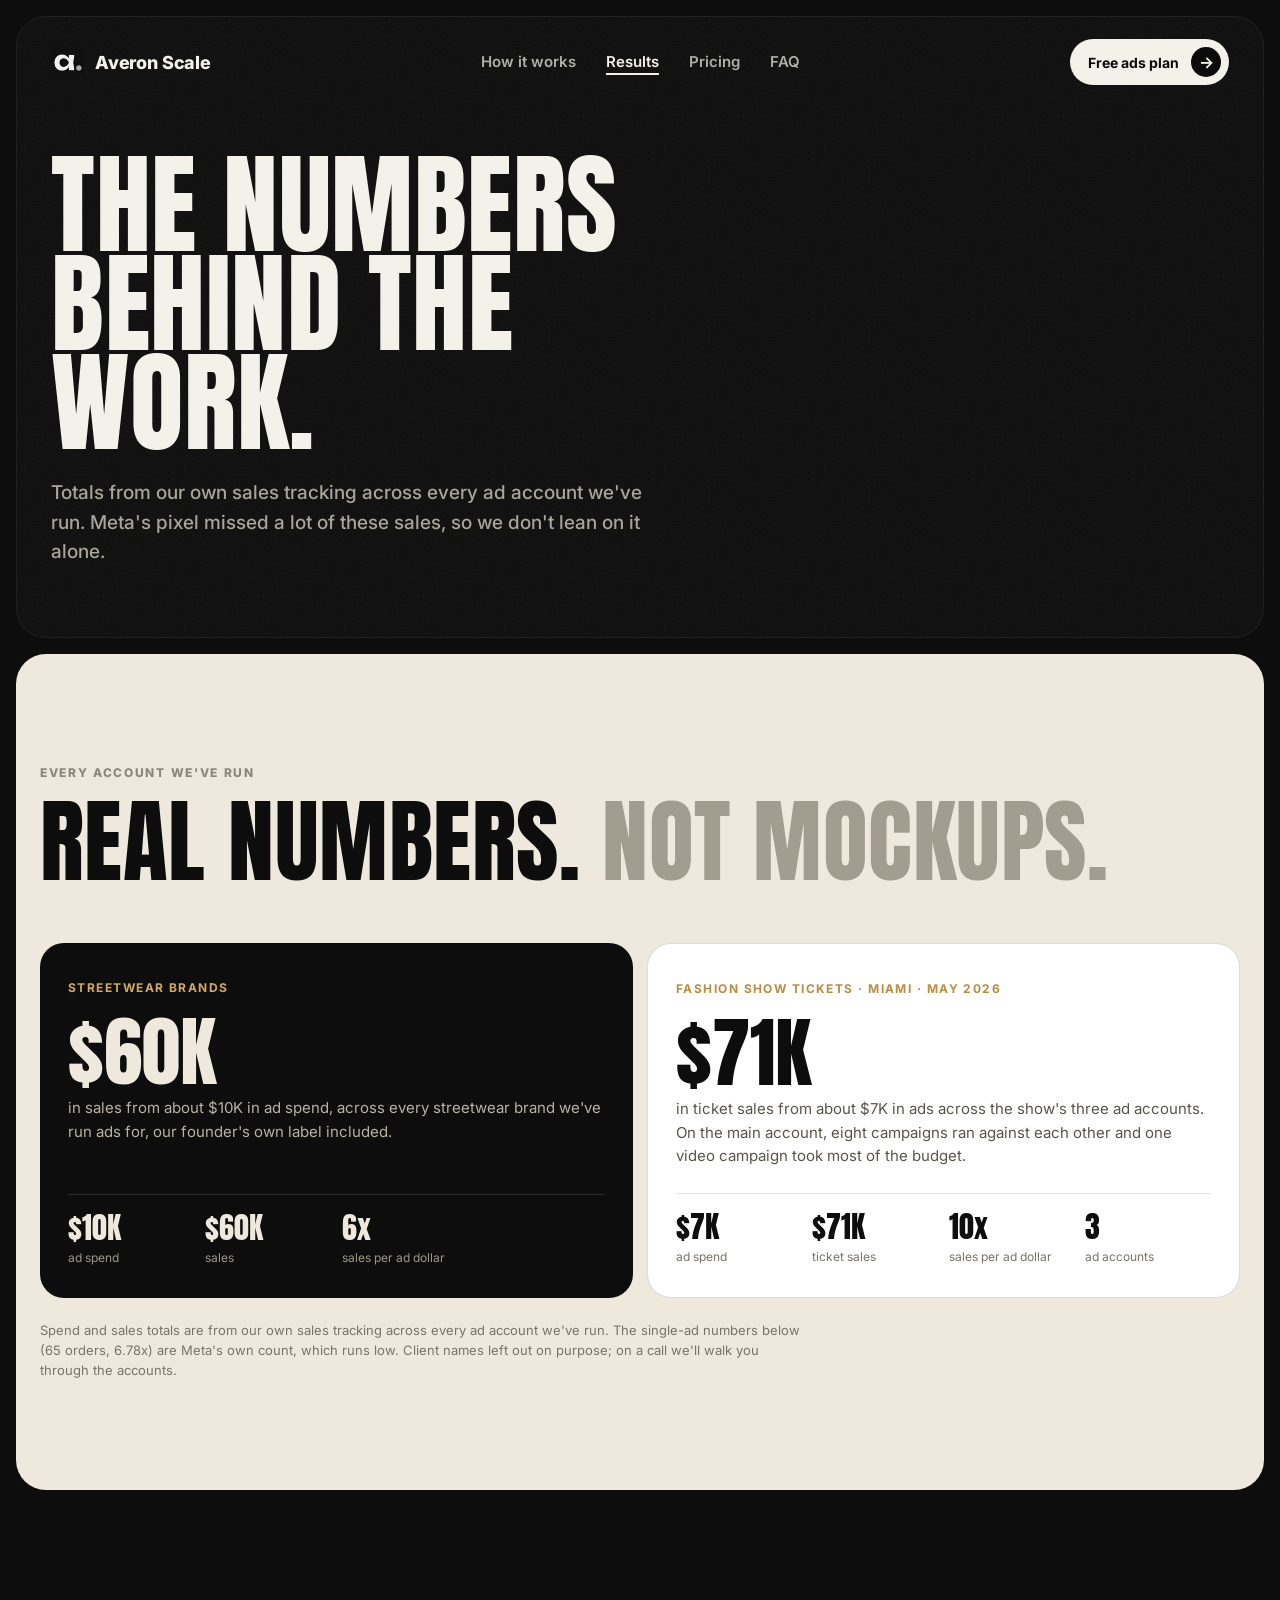
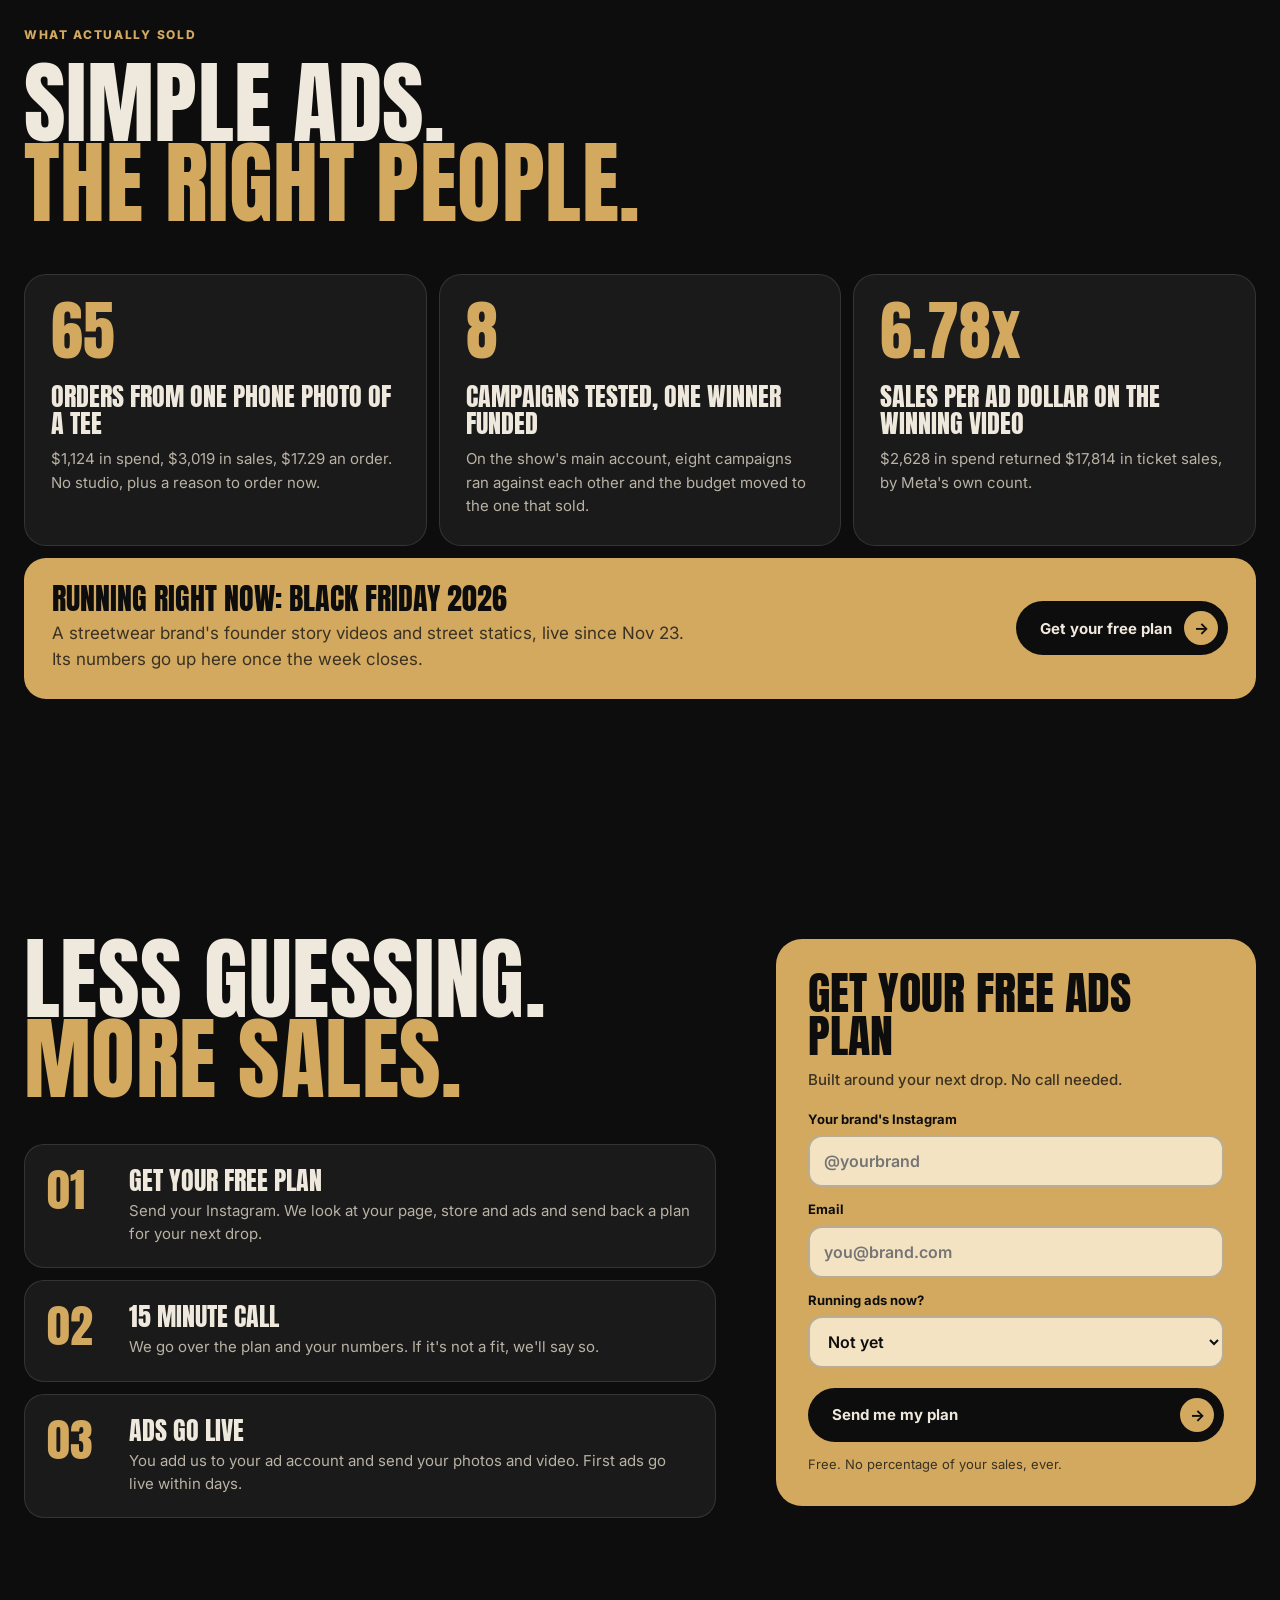
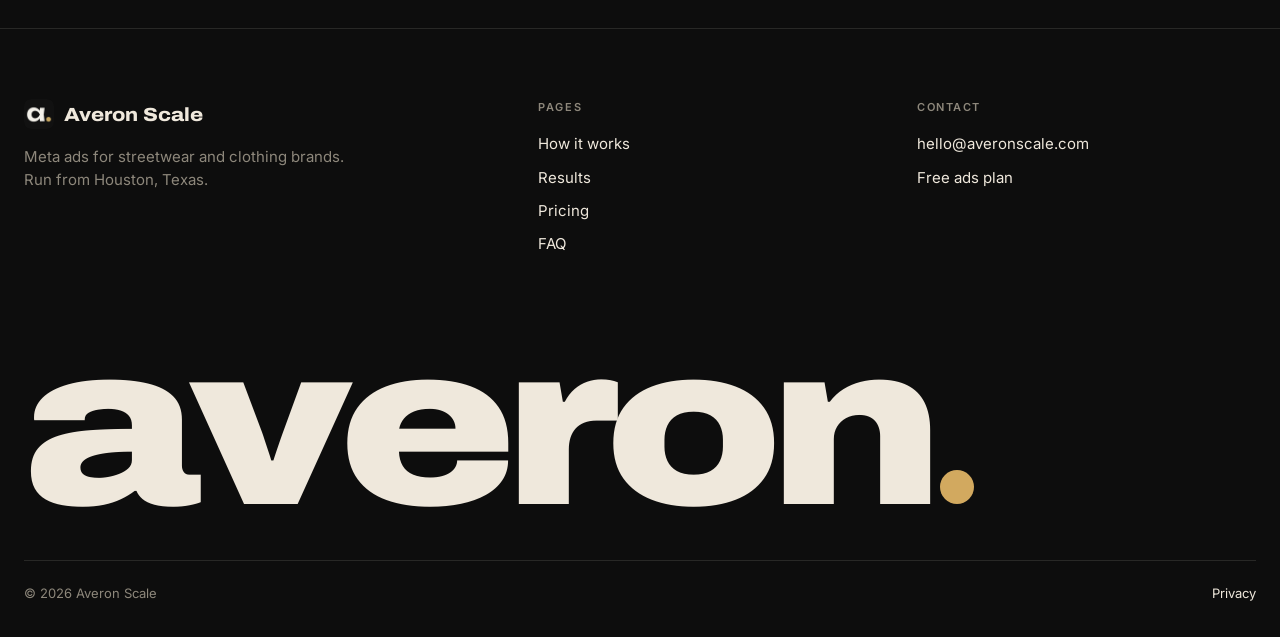
<file: results/index.html>
<!doctype html>
<html lang="en">
<head>
<meta charset="utf-8">
<meta name="viewport" content="width=device-width, initial-scale=1">
<title>Results | Averon Scale</title>
<meta name="description" content="Ad results across streetwear brands and fashion show ticket sales.">
<meta property="og:title" content="Results | Averon Scale">
<meta property="og:description" content="Ads run and made for streetwear and clothing brands. One flat monthly fee. No percentage of your sales.">
<meta property="og:image" content="https://averonscale.com/og.png">
<link rel="canonical" href="https://averonscale.com/results/">
<meta name="theme-color" content="#0d0d0d">
<link rel="icon" href="/favicon.ico" sizes="any">
<link rel="icon" type="image/png" sizes="32x32" href="/favicon-32.png">
<link rel="apple-touch-icon" href="/apple-touch-icon.png">
<link rel="preconnect" href="https://fonts.googleapis.com">
<link rel="preconnect" href="https://fonts.gstatic.com" crossorigin>
<link href="https://fonts.googleapis.com/css2?family=Anton&family=Inter:wght@400;500;600;700;800&family=Archivo:wdth,wght@100..125,800..900&display=swap" rel="stylesheet">
<style>
  :root{
    --ink:#0d0d0d; --ink2:#1a1a1a; --cream:#efe8dc; --cream2:#e4dccd; --gold:#d2a95f; --gold2:#b98d43;
    --grey:#8d877b; --line:rgba(13,13,13,.14); --dline:rgba(239,232,220,.12);
    --display:"Anton","Impact","Arial Narrow",sans-serif; --body:"Inter","Helvetica Neue",Arial,sans-serif;
  }
  *{box-sizing:border-box;margin:0;padding:0}
  html{scroll-behavior:smooth}
  body{background:var(--ink);color:var(--cream);font:400 17px/1.55 var(--body);-webkit-font-smoothing:antialiased;overflow-x:hidden}
  a{color:inherit;text-decoration:none}
  img{display:block;max-width:100%}
  i,em{font-style:normal}
  .wrap{max-width:1280px;margin:0 auto;padding:0 24px}
  .disp{font-family:var(--display);font-weight:400;text-transform:uppercase;letter-spacing:.005em;line-height:.9}
  .btn{display:inline-flex;align-items:center;gap:12px;height:54px;padding:0 10px 0 24px;border-radius:999px;font:700 15px var(--body);border:0;cursor:pointer;white-space:nowrap;transition:transform .15s}
  .btn:hover{transform:translateY(-2px)}
  .btn .ar{width:34px;height:34px;border-radius:50%;display:grid;place-items:center;font-size:16px}
  .btn.dark{background:var(--ink);color:var(--cream)} .btn.dark .ar{background:var(--gold);color:var(--ink)}
  .btn.gold{background:var(--gold);color:var(--ink)} .btn.gold .ar{background:var(--ink);color:var(--gold)}
  .btn.line{background:transparent;color:var(--ink);border:2px solid var(--ink);padding:0 24px}
  .btn[disabled]{opacity:.6;cursor:wait}

  /* ---------- HERO (black and white) ---------- */
  .hero-wrap{padding:16px 16px 0}
  .hero{position:relative;max-width:1400px;margin:0 auto;border-radius:30px;background:#0b0b0b;color:#f4f1ea;overflow:hidden;min-height:700px;padding:22px 34px 44px;border:1px solid rgba(255,255,255,.09)}
  .hero::after{content:"";position:absolute;inset:0;border-radius:30px;pointer-events:none;background:url("data:image/svg+xml,%3Csvg xmlns='http://www.w3.org/2000/svg' width='160' height='160'%3E%3Cfilter id='n'%3E%3CfeTurbulence type='fractalNoise' baseFrequency='.9' numOctaves='2'/%3E%3C/filter%3E%3Crect width='160' height='160' filter='url(%23n)' opacity='.07'/%3E%3C/svg%3E");mix-blend-mode:screen}
  .nav{position:relative;z-index:5;display:flex;align-items:center;justify-content:space-between;gap:20px}
  .brand{display:flex;align-items:center;gap:10px;font:800 18px var(--body);letter-spacing:-.01em;color:#f4f1ea}
  .brand img{width:34px;height:34px;border-radius:8px;filter:grayscale(1)}
  .links{display:flex;gap:30px;font-weight:600;font-size:15px;color:#f4f1ea}
  .links a{opacity:.7} .links a:hover{opacity:1}
  .nav .btn{height:46px;font-size:14px;padding:0 8px 0 18px} .nav .btn .ar{width:30px;height:30px}
  .menu-btn{display:none;height:42px;padding:0 16px;border-radius:999px;border:2px solid #f4f1ea;background:transparent;font:700 14px var(--body);color:#f4f1ea}
  .btn.white{background:#f4f1ea;color:#0b0b0b} .btn.white .ar{background:#0b0b0b;color:#f4f1ea}
  .btn.black{background:#0b0b0b;color:#f4f1ea} .btn.black .ar{background:#f4f1ea;color:#0b0b0b}
  .btn.wline{background:transparent;color:#f4f1ea;border:2px solid rgba(244,241,234,.8);padding:0 24px}
  .hero-grid{position:relative;z-index:3;display:grid;grid-template-columns:1.2fr .8fr;gap:56px;margin-top:64px;align-items:end}
  .hero h1{font-size:clamp(80px,10.4vw,172px);color:#f4f1ea}
  .hero .sub{max-width:500px;margin-top:26px;font-size:19px;font-weight:500;color:#aaa59b}
  .hero .ctas{display:flex;gap:12px;flex-wrap:wrap;margin-top:30px}
  .stats{display:flex;gap:0;margin-top:56px;border-top:2px solid rgba(244,241,234,.7);max-width:660px}
  .stat{flex:1;padding:18px 18px 0 0}
  .stat + .stat{padding-left:18px;border-left:1px solid rgba(244,241,234,.2)}
  .stat b{display:block;font:400 clamp(38px,4vw,56px)/1 var(--display);letter-spacing:.01em;color:#f4f1ea}
  .stat span{display:block;margin-top:6px;font-size:13px;font-weight:600;color:#8f8a81;line-height:1.3}
  .form.hform{position:relative;top:auto;background:#f4f1ea;color:#0b0b0b;border-radius:24px;padding:30px}
  .hform .lead,.hform .msg{color:#5b574f}
  .hform .field input,.hform .field select{background:#fff;border-color:rgba(11,11,11,.16)}
  .hform .field input:focus,.hform .field select:focus{border-color:#0b0b0b;background:#fff}

  /* ---------- CREAM ---------- */
  .cream{background:var(--cream);color:var(--ink);border-radius:30px;margin:16px;padding:110px 0 100px}
  .big2{font-size:clamp(52px,7.2vw,118px)}
  .big2 .g{color:#a39d90}
  .cards{display:grid;grid-template-columns:repeat(4,1fr);gap:14px;margin-top:70px}
  .card{background:#fff;border-radius:22px;padding:26px 24px 28px;border:1px solid var(--line)}
  .ico{width:46px;height:46px;border-radius:12px;background:var(--ink);display:grid;place-items:center;margin-bottom:46px}
  .ico svg{width:24px;height:24px;stroke:var(--gold);fill:none;stroke-width:2;stroke-linecap:round;stroke-linejoin:round}
  .card h3{font:400 28px/1 var(--display);text-transform:uppercase;margin-bottom:10px}
  .card p{color:#555046;font-size:15px}

  /* ---------- DARK ---------- */
  .sec-dark{padding:120px 0}
  .split{display:grid;grid-template-columns:1fr 1fr;gap:60px;align-items:center}
  .sec-dark h2{font-size:clamp(56px,7vw,112px);color:var(--cream)}
  .sec-dark h2 .g{color:var(--gold)}
  .lede{font-size:19px;color:#b9b2a5;margin-top:24px;max-width:520px}
  .probs{display:grid;gap:12px}
  .prob{display:flex;align-items:center;gap:16px;background:var(--ink2);border:1px solid var(--dline);border-radius:18px;padding:20px 22px}
  .prob .x{flex:none;width:36px;height:36px;border-radius:50%;background:rgba(210,169,95,.14);color:var(--gold);display:grid;place-items:center;font-weight:800}
  .prob b{display:block;font-weight:700;font-size:17px}
  .prob span{display:block;color:var(--grey);font-size:14px;margin-top:2px}
  .prob.fix{background:var(--gold);color:var(--ink);border-color:var(--gold)}
  .prob.fix .x{background:var(--ink);color:var(--gold)}
  .prob.fix span{color:#3a3122}

  /* ---------- RESULTS ---------- */
  .results{background:var(--cream);color:var(--ink);border-radius:30px;margin:16px;padding:110px 0}
  .res-head{display:flex;justify-content:space-between;align-items:flex-end;gap:30px;flex-wrap:wrap}
  .res-grid{display:grid;grid-template-columns:1.2fr 1fr 1fr;gap:14px;margin-top:60px}
  .res{border-radius:24px;padding:30px 28px;display:flex;flex-direction:column;justify-content:space-between;min-height:300px}
  .res.k{background:var(--ink);color:var(--cream)}
  .res.w{background:#fff;border:1px solid var(--line)}
  .res small{font-size:12px;font-weight:700;letter-spacing:.12em;text-transform:uppercase;color:var(--gold2)}
  .res.k small{color:var(--gold)}
  .res .num{font:400 clamp(60px,6vw,92px)/.9 var(--display);margin:18px 0 10px}
  .res p{font-size:15px;color:#5a554b} .res.k p{color:#b9b2a5}
  .note{margin-top:22px;font-size:13px;color:#7a7468;max-width:760px}

  /* ---------- STEPS + FORM ---------- */
  .how{padding:120px 0 110px}
  .how-grid{display:grid;grid-template-columns:1fr 480px;gap:60px;align-items:start}
  .steps{margin-top:44px;display:grid;gap:12px}
  .step{display:grid;grid-template-columns:64px 1fr;gap:18px;align-items:start;padding:22px;border:1px solid var(--dline);border-radius:20px;background:var(--ink2)}
  .step .n{font:400 46px/1 var(--display);color:var(--gold)}
  .step h3{font:400 26px/1 var(--display);text-transform:uppercase;margin-bottom:6px}
  .step p{color:#b9b2a5;font-size:15px}
  .form{background:var(--gold);color:var(--ink);border-radius:26px;padding:32px;position:sticky;top:20px}
  .form h3{font:400 46px/.95 var(--display);text-transform:uppercase}
  .form .lead{font-size:15px;font-weight:500;margin:10px 0 18px;color:#3a3122}
  .field{display:flex;flex-direction:column;gap:6px;margin-top:12px}
  .field label{font-size:13px;font-weight:700}
  .field input,.field select{height:52px;border-radius:14px;border:2px solid rgba(13,13,13,.25);background:#f3e3c3;padding:0 14px;font:600 16px var(--body);color:var(--ink);outline:none;width:100%}
  .field input:focus,.field select:focus{border-color:var(--ink);background:#fff6e4}
  .form .btn{width:100%;justify-content:space-between;margin-top:20px}
  .form .msg{font-size:13px;margin-top:12px;color:#3a3122}
  .form .done{display:none;padding:20px 0 4px}
  .form.sent .fields{display:none} .form.sent .done{display:block}

  /* ---------- FOOTER ---------- */
  footer{border-top:1px solid var(--dline);padding:70px 0 34px;color:var(--grey);font-size:15px}
  footer .wrap{display:grid;grid-template-columns:1.4fr 1fr 1fr;gap:40px}
  footer a{color:var(--cream)} footer a:hover{color:var(--gold)}
  footer h4{font-size:11px;letter-spacing:.14em;text-transform:uppercase;margin-bottom:16px;font-weight:600}
  footer ul{list-style:none;display:grid;gap:10px}
  .fbrand{display:flex;align-items:center;gap:10px;color:var(--cream);font:800 19px "Archivo",var(--body);font-stretch:112%}
  .fbrand img{width:30px;height:30px;border-radius:7px}
  .wordmark{grid-column:1/-1;font:900 clamp(56px,18vw,300px)/.8 "Archivo",var(--body);font-stretch:118%;letter-spacing:-.05em;color:var(--cream);margin-top:40px;white-space:nowrap;overflow:hidden;user-select:none}
  .wordmark span{display:inline-block;width:.15em;height:.15em;border-radius:50%;background:var(--gold);margin-left:.03em}
  .legal{grid-column:1/-1;border-top:1px solid var(--dline);padding-top:22px;display:flex;justify-content:space-between;gap:20px;flex-wrap:wrap;font-size:13px}

  /* ---------- RESPONSIVE ---------- */
  @media (max-width:1060px){
    .links{display:none}
    .menu-btn{display:inline-flex;align-items:center}
    .links.open{display:flex;position:absolute;top:58px;left:0;right:0;flex-direction:column;gap:0;background:var(--ink);color:var(--cream);border-radius:20px;padding:12px 22px;z-index:20}
    .links.open a{padding:12px 0;opacity:1}
    .hero{min-height:0}
    .hero-grid{grid-template-columns:1fr;gap:36px;margin-top:44px}
    .hero{padding:18px 20px 22px}
    .stats{margin-top:40px}
    .cards{grid-template-columns:1fr 1fr}
    .split,.how-grid{grid-template-columns:1fr}
    .res-grid{grid-template-columns:1fr}
    .form{position:static}
    footer .wrap{grid-template-columns:1fr 1fr}
    footer .wrap>div:first-child{grid-column:1/-1}
  }
  @media (max-width:600px){
    .hero-wrap{padding:10px 10px 0}
    .nav .btn{display:none}
    .hero h1{font-size:clamp(64px,21vw,110px)}
    .hero .ctas .btn{width:100%;justify-content:space-between}
    .stat{padding:14px 8px 0 0}.stat+.stat{padding-left:10px}
    .stat b{font-size:30px}.stat span{font-size:11px}
    .form.hform{padding:22px}
    .cream,.results{margin:10px;padding:76px 0}
    .cards{grid-template-columns:1fr}
    .sec-dark,.how{padding:80px 0}
    .form{padding:24px}
  }

  /* ---------- inner pages ---------- */
  .hero.page{min-height:0;padding-bottom:70px}
  .hero.page h1{font-size:clamp(64px,8.6vw,140px);margin-top:70px;max-width:12ch}
  .hero.page .sub{max-width:620px}
  .links a[aria-current]{opacity:1;text-decoration:underline;text-underline-offset:6px;text-decoration-thickness:2px}
  .eyebrow{font-size:12px;font-weight:800;letter-spacing:.14em;text-transform:uppercase;color:#8d877b;margin-bottom:18px;display:block}
  .sec-dark .eyebrow{color:var(--gold)}
  .stages{display:grid;grid-template-columns:repeat(3,1fr);gap:14px;margin-top:64px}
  .stage{background:#fff;border:1px solid var(--line);border-radius:22px;padding:28px 26px 30px}
  .stage .n{font:400 56px/1 var(--display);color:#b9b2a5}
  .stage h3{font:400 34px/1 var(--display);text-transform:uppercase;margin:34px 0 12px}
  .stage p{color:#555046;font-size:15px}
  .stage .ad{margin-top:22px;border-radius:14px;background:var(--ink);color:var(--cream);padding:16px 16px 14px;font-size:13px}
  .stage .ad b{display:block;font:400 24px/1 var(--display);text-transform:uppercase;margin:8px 0 6px}
  .stage .ad span{opacity:.6;font-size:11px;font-weight:700;letter-spacing:.1em;text-transform:uppercase}
  .stage .ad u{display:inline-block;margin-top:10px;text-decoration:none;background:var(--cream);color:var(--ink);border-radius:999px;padding:6px 12px;font-weight:700;font-size:12px}
  .list{display:grid;gap:12px;margin-top:10px}
  .bigres{display:grid;grid-template-columns:1fr 1fr;gap:14px;margin-top:60px}
  .bigres .res{min-height:0;gap:26px}
  .row4{display:grid;grid-template-columns:repeat(4,1fr);gap:10px;border-top:1px solid rgba(13,13,13,.12);padding-top:18px}
  .res.k .row4{border-color:rgba(239,232,220,.14)}
  .row4 b{display:block;font:400 30px/1 var(--display)}
  .row4 span{display:block;font-size:12px;color:#7a7468;margin-top:6px}
  .res.k .row4 span{color:#9d968a}
  .tiles{display:grid;grid-template-columns:repeat(3,1fr);gap:12px;margin-top:50px}
  .tile{background:var(--ink2);border:1px solid var(--dline);border-radius:22px;padding:28px 26px}
  .tile .num{font:400 64px/.9 var(--display);color:var(--gold)}
  .tile h3{font:400 26px/1.05 var(--display);text-transform:uppercase;margin:22px 0 10px}
  .tile p{color:#b9b2a5;font-size:15px}
  .now{margin-top:12px;display:flex;justify-content:space-between;align-items:center;gap:24px;flex-wrap:wrap;background:var(--gold);color:var(--ink);border-radius:22px;padding:26px 28px}
  .now h3{font:400 30px/1 var(--display);text-transform:uppercase;margin-bottom:6px}
  .now p{color:#3a3122;max-width:640px}
  .cmp{display:grid;grid-template-columns:1fr 1fr;gap:14px;margin-top:60px}
  .cmp .col{border-radius:24px;padding:32px 30px;background:#fff;border:1px solid var(--line)}
  .cmp .col.us{background:var(--ink);color:var(--cream);border-color:var(--ink)}
  .cmp h3{font:400 36px/1 var(--display);text-transform:uppercase;margin-bottom:22px}
  .cmp ul{list-style:none;display:grid;gap:14px}
  .cmp li{display:flex;gap:12px;font-size:16px;color:#555046}
  .cmp .us li{color:#cfc8bb}
  .cmp li::before{content:"\00d7";flex:none;width:26px;height:26px;border-radius:50%;display:grid;place-items:center;background:rgba(13,13,13,.08);font-weight:800}
  .cmp .us li::before{content:"\2713";background:var(--gold);color:var(--ink)}
  .calc{display:grid;grid-template-columns:1fr 1fr;gap:40px;margin-top:56px;background:var(--ink2);border:1px solid var(--dline);border-radius:26px;padding:34px}
  .calc label{display:flex;justify-content:space-between;font-weight:700;font-size:15px;margin-bottom:10px}
  .calc output{font:400 24px/1 var(--display);color:var(--gold)}
  .calc input[type=range]{width:100%;accent-color:var(--gold);margin-bottom:28px}
  .calc .out{display:grid;gap:20px;border-left:1px solid var(--dline);padding-left:40px}
  .calc .out b{display:block;font:400 64px/.9 var(--display);color:var(--cream)}
  .calc .out span{display:block;color:#9d968a;font-size:14px;margin-top:6px}
  .faq{margin-top:50px;border-top:2px solid var(--ink)}
  .faq details{border-bottom:1px solid var(--line)}
  .faq summary{list-style:none;cursor:pointer;padding:26px 44px 26px 0;font:400 30px/1.05 var(--display);text-transform:uppercase;position:relative}
  .faq summary::-webkit-details-marker{display:none}
  .faq summary::after{content:"+";position:absolute;right:6px;top:22px;font:600 30px var(--body)}
  .faq details[open] summary::after{content:"\2013"}
  .faq details p{padding:0 0 26px;color:#555046;max-width:760px}
  @media (max-width:1060px){
    .stages,.bigres,.tiles,.cmp{grid-template-columns:1fr}
    .calc{grid-template-columns:1fr}
    .calc .out{border-left:0;padding-left:0;border-top:1px solid var(--dline);padding-top:26px}
  }
  @media (max-width:600px){
    .hero.page h1{font-size:clamp(54px,16vw,90px);margin-top:44px}
    .row4{grid-template-columns:1fr 1fr}
    .faq summary{font-size:24px}
    .calc{padding:22px}
  }
</style>
<!-- Meta Pixel: Averon Scale -->
<script>
!function(f,b,e,v,n,t,s){if(f.fbq)return;n=f.fbq=function(){n.callMethod?n.callMethod.apply(n,arguments):n.queue.push(arguments)};if(!f._fbq)f._fbq=n;n.push=n;n.loaded=!0;n.version='2.0';n.queue=[];t=b.createElement(e);t.async=!0;t.src=v;s=b.getElementsByTagName(e)[0];s.parentNode.insertBefore(t,s)}(window,document,'script','https://connect.facebook.net/en_US/fbevents.js');
fbq('init','1146721501546311');fbq('track','PageView');
</script>
<noscript><img height="1" width="1" style="display:none" alt="" src="https://www.facebook.com/tr?id=1146721501546311&amp;ev=PageView&amp;noscript=1"></noscript>
</head>
<body>

<div class="hero-wrap">
<header class="hero page">
  <nav class="nav">
    <a class="brand" href="/"><img src="/brand/favicon-64.png" alt="">Averon Scale</a>
    <div class="links" id="links">
      <a href="/how-it-works/">How it works</a><a href="/results/" aria-current="page">Results</a><a href="/pricing/">Pricing</a><a href="/faq/">FAQ</a>
    </div>
    <div style="display:flex;gap:10px;align-items:center">
      <button class="menu-btn" type="button" aria-expanded="false" aria-controls="links">Menu</button>
      <a class="btn white" href="#plan">Free ads plan <span class="ar">&rarr;</span></a>
    </div>
  </nav>
  <div style="position:relative;z-index:3">
    <h1 class="disp">The numbers<br>behind the work.</h1>
    <p class="sub">Totals from our own sales tracking across every ad account we've run. Meta's pixel missed a lot of these sales, so we don't lean on it alone.</p>
  </div>
</header>
</div>

<section class="results">
  <div class="wrap">
    <span class="eyebrow">Every account we've run</span>
    <h2 class="disp big2">Real numbers. <span class="g">Not mockups.</span></h2>
    <div class="bigres">
      <div class="res k"><div><small>Streetwear brands</small><div class="num">$60K</div><p>in sales from about $10K in ad spend, across every streetwear brand we've run ads for, our founder's own label included.</p></div>
        <div class="row4"><div><b>$10K</b><span>ad spend</span></div><div><b>$60K</b><span>sales</span></div><div><b>6x</b><span>sales per ad dollar</span></div></div></div>
      <div class="res w"><div><small>Fashion show tickets · Miami · May 2026</small><div class="num">$71K</div><p>in ticket sales from about $7K in ads across the show's three ad accounts. On the main account, eight campaigns ran against each other and one video campaign took most of the budget.</p></div>
        <div class="row4"><div><b>$7K</b><span>ad spend</span></div><div><b>$71K</b><span>ticket sales</span></div><div><b>10x</b><span>sales per ad dollar</span></div><div><b>3</b><span>ad accounts</span></div></div></div>
    </div>
    <p class="note">Spend and sales totals are from our own sales tracking across every ad account we've run. The single-ad numbers below (65 orders, 6.78x) are Meta's own count, which runs low. Client names left out on purpose; on a call we'll walk you through the accounts.</p>
  </div>
</section>

<section class="sec-dark">
  <div class="wrap">
    <span class="eyebrow">What actually sold</span>
    <h2 class="disp">Simple ads.<br><span class="g">The right people.</span></h2>
    <div class="tiles">
      <div class="tile"><div class="num">65</div><h3>Orders from one phone photo of a tee</h3><p>$1,124 in spend, $3,019 in sales, $17.29 an order. No studio, plus a reason to order now.</p></div>
      <div class="tile"><div class="num">8</div><h3>Campaigns tested, one winner funded</h3><p>On the show's main account, eight campaigns ran against each other and the budget moved to the one that sold.</p></div>
      <div class="tile"><div class="num">6.78x</div><h3>Sales per ad dollar on the winning video</h3><p>$2,628 in spend returned $17,814 in ticket sales, by Meta's own count.</p></div>
    </div>
    <div class="now"><div><h3>Running right now: Black Friday 2026</h3><p>A streetwear brand's founder story videos and street statics, live since Nov 23. Its numbers go up here once the week closes.</p></div><a class="btn dark" href="#plan">Get your free plan <span class="ar">&rarr;</span></a></div>
  </div>
</section>

<section class="how" id="plan">
  <div class="wrap how-grid">
    <div>
      <h2 class="disp" style="font-size:clamp(56px,7vw,112px)">Less guessing.<br><span style="color:var(--gold)">More sales.</span></h2>
      <div class="steps">
        <div class="step"><div class="n">01</div><div><h3>Get your free plan</h3><p>Send your Instagram. We look at your page, store and ads and send back a plan for your next drop.</p></div></div>
        <div class="step"><div class="n">02</div><div><h3>15 minute call</h3><p>We go over the plan and your numbers. If it's not a fit, we'll say so.</p></div></div>
        <div class="step"><div class="n">03</div><div><h3>Ads go live</h3><p>You add us to your ad account and send your photos and video. First ads go live within days.</p></div></div>
      </div>
    </div>
    <form class="form plan-form" novalidate>
      <div class="fields">
        <h3>Get your free ads plan</h3>
        <p class="lead">Built around your next drop. No call needed.</p>
        <input type="text" name="website" tabindex="-1" autocomplete="off" aria-hidden="true" style="position:absolute;left:-9999px;width:1px;height:1px;opacity:0">
        <div class="field"><label for="ig">Your brand's Instagram</label><input id="ig" name="instagram" placeholder="@yourbrand" required></div>
        <div class="field"><label for="em">Email</label><input id="em" name="email" type="email" placeholder="you@brand.com" required></div>
        <div class="field"><label for="ra">Running ads now?</label><select id="ra" name="running_ads"><option>Not yet</option><option>Boosting posts only</option><option>Yes, under $1K a month</option><option>Yes, $1K to $5K a month</option><option>Yes, over $5K a month</option></select></div>
        <button class="btn dark" type="submit"><span class="lbl">Send me my plan</span> <span class="ar">&rarr;</span></button>
        <p class="msg">Free. No percentage of your sales, ever.</p>
      </div>
      <div class="done"><h3>Got it.</h3><p class="lead">Your plan is on the way to your inbox.</p></div>
    </form>
  </div>
</section>

<footer>
  <div class="wrap">
    <div><div class="fbrand"><img src="/brand/favicon-64.png" alt="">Averon Scale</div><p style="margin-top:16px;max-width:36ch">Meta ads for streetwear and clothing brands. Run from Houston, Texas.</p></div>
    <div><h4>Pages</h4><ul><li><a href="/how-it-works/">How it works</a></li><li><a href="/results/">Results</a></li><li><a href="/pricing/">Pricing</a></li><li><a href="/faq/">FAQ</a></li></ul></div>
    <div><h4>Contact</h4><ul><li><a href="mailto:hello@averonscale.com">hello@averonscale.com</a></li><li><a href="#plan">Free ads plan</a></li></ul></div>
    <div class="wordmark" aria-hidden="true">averon<span></span></div>
    <div class="legal"><span>&copy; 2026 Averon Scale</span><a href="/privacy.html">Privacy</a></div>
  </div>
</footer>

<script>
(function () {
  var mb = document.querySelector(".menu-btn"), links = document.getElementById("links");
  mb.addEventListener("click", function () { var o = links.classList.toggle("open"); mb.setAttribute("aria-expanded", o ? "true" : "false"); });

  var ENDPOINT = "https://script.google.com/macros/s/AKfycby5DB3YlIlwrNe3bXu2bcZ8g4V5mltjDd8-gWjfH8ndT7OLCzyLyXo-dgZF9gMq_yrG/exec";
  var KEYS = ["utm_source", "utm_medium", "utm_campaign", "utm_content"], src = {};
  try {
    var q = new URLSearchParams(location.search);
    KEYS.forEach(function (k) { var v = q.get(k); if (v) sessionStorage.setItem(k, v.slice(0, 80)); });
    KEYS.forEach(function (k) { src[k] = sessionStorage.getItem(k) || ""; });
  } catch (e) {}
  document.querySelectorAll(".plan-form").forEach(function (form) {
    var btn = form.querySelector("button"), lbl = btn.querySelector(".lbl"), msg = form.querySelector(".msg");
    form.addEventListener("submit", async function (e) {
      e.preventDefault();
      var ig = form.instagram.value.trim(), em = form.email.value.trim();
      if (!ig || !/^[^@\s]+@[^@\s]+\.[^@\s]+$/.test(em)) { msg.textContent = "Add your brand's Instagram and a working email."; return; }
      var data = new URLSearchParams(new FormData(form));
      data.append("page", location.pathname);
      data.append("source", src.utm_source || "direct");
      data.append("campaign", [src.utm_medium, src.utm_campaign, src.utm_content].filter(Boolean).join(" / ") || "none");
      btn.disabled = true; lbl.textContent = "Sending...";
      var ok = false;
      try { var r = await fetch(ENDPOINT, { method: "POST", body: data }); var j = await r.json(); ok = r.ok && j.success === true; } catch (err) {}
      if (ok) { form.classList.add("sent"); if (window.fbq) fbq("track", "Lead"); }
      else {
        btn.disabled = false; lbl.textContent = "Send me my plan";
        var body = encodeURIComponent("Brand Instagram: " + ig + "\nRunning ads: " + form.running_ads.value);
        msg.innerHTML = 'That didn\'t go through. <a href="mailto:hello@averonscale.com?subject=Free%20ads%20plan&body=' + body + '" style="text-decoration:underline;font-weight:700">Send it by email instead</a>, it\'s already filled in.';
      }
    });
  });
})();
</script>
</body>
</html>
</file>
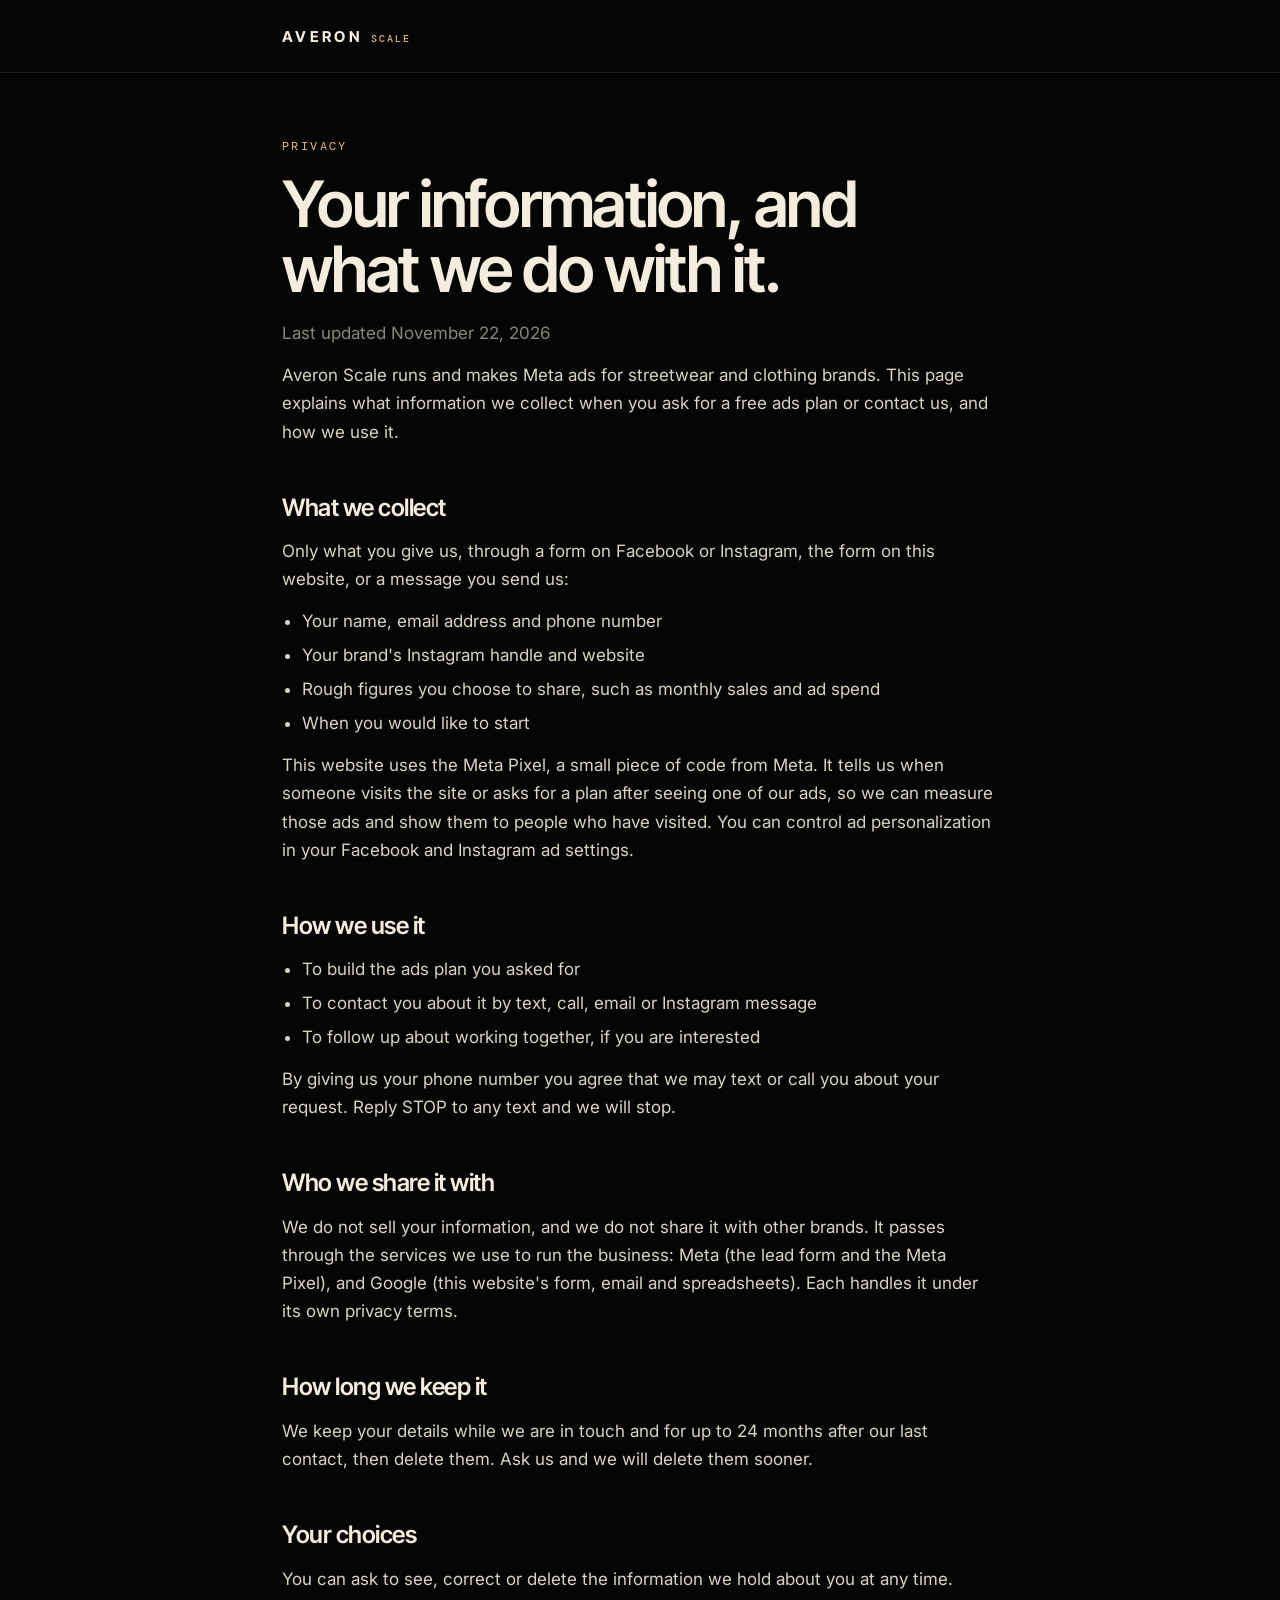
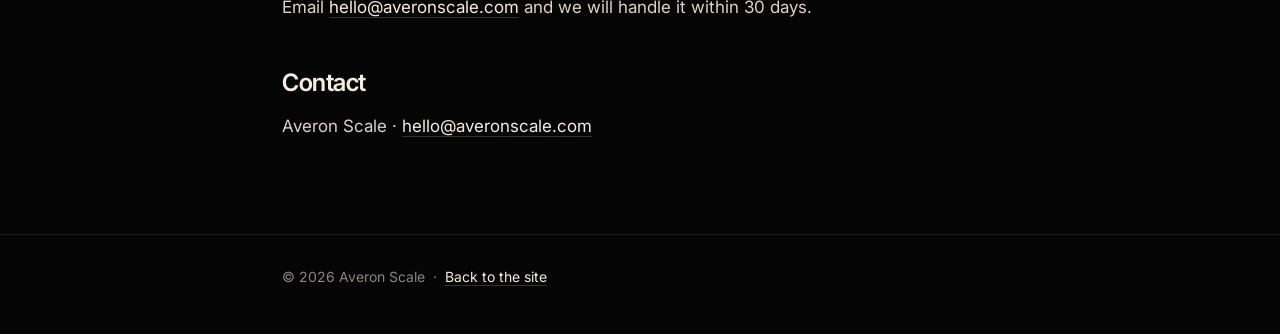
<file: privacy.html>
<!doctype html>
<html lang="en">
<head>
<meta charset="utf-8">
<meta name="viewport" content="width=device-width, initial-scale=1">
<title>Privacy | Averon Scale</title>
<meta name="description" content="How Averon Scale collects, uses and protects the information you share with us.">
<meta name="theme-color" content="#050505">
<link rel="icon" href="/favicon.ico" sizes="any">
<link rel="icon" type="image/png" sizes="32x32" href="/favicon-32.png">
<link rel="apple-touch-icon" href="/apple-touch-icon.png">
<link rel="preconnect" href="https://fonts.googleapis.com">
<link rel="preconnect" href="https://fonts.gstatic.com" crossorigin>
<link href="https://fonts.googleapis.com/css2?family=Inter+Tight:wght@500;600;700&family=Inter:wght@400;500;600&family=DM+Mono:wght@400;500&display=swap" rel="stylesheet">
<style>
  :root { --bg:#050505; --line:rgba(255,255,255,.10); --line2:rgba(255,255,255,.18); --cream:#f4ecdd; --text:#d9d3c6; --mute:#8a867b; --gold:#e0b97a;
    --head:"Inter Tight","Helvetica Neue",Arial,sans-serif; --body:"Inter","Helvetica Neue",Arial,sans-serif; --mono:"DM Mono",ui-monospace,Menlo,monospace; }
  * { box-sizing:border-box; margin:0; padding:0; }
  body { font-family:var(--body); color:var(--text); background:var(--bg); -webkit-font-smoothing:antialiased; line-height:1.65; font-size:17px; }
  a { color:var(--cream); text-decoration:none; border-bottom:1px solid var(--line2); }
  a:hover { border-bottom-color:var(--gold); }
  .wrap { max-width:760px; margin:0 auto; padding-inline:22px; }
  header { border-bottom:1px solid var(--line); padding:22px 0; }
  header a { border:0; font-family:var(--head); font-weight:700; letter-spacing:.22em; color:var(--cream); font-size:15px; }
  header a span { font-family:var(--mono); font-weight:500; font-size:10px; letter-spacing:.2em; color:var(--gold); margin-left:8px; }
  main { padding:64px 0 80px; }
  .label { font-family:var(--mono); font-size:12px; letter-spacing:.2em; text-transform:uppercase; color:var(--gold); }
  h1 { font-family:var(--head); font-weight:600; letter-spacing:-.035em; line-height:1.02; color:var(--cream); font-size:clamp(40px,7vw,64px); margin:14px 0 18px; }
  h2 { font-family:var(--head); font-weight:600; letter-spacing:-.02em; color:var(--cream); font-size:24px; margin:42px 0 10px; }
  p { margin:0 0 14px; }
  ul { margin:0 0 14px 20px; }
  li { margin-bottom:6px; }
  .mute { color:var(--mute); }
  footer { border-top:1px solid var(--line); padding:30px 0 46px; color:var(--mute); font-size:14px; }
</style>
</head>
<body>
<header><div class="wrap"><a href="/">AVERON<span>SCALE</span></a></div></header>
<main><div class="wrap">
  <div class="label">Privacy</div>
  <h1>Your information, and what we do with it.</h1>
  <p class="mute">Last updated November 22, 2026</p>

  <p>Averon Scale runs and makes Meta ads for streetwear and clothing brands. This page explains what information we collect when you ask for a free ads plan or contact us, and how we use it.</p>

  <h2>What we collect</h2>
  <p>Only what you give us, through a form on Facebook or Instagram, the form on this website, or a message you send us:</p>
  <ul>
    <li>Your name, email address and phone number</li>
    <li>Your brand's Instagram handle and website</li>
    <li>Rough figures you choose to share, such as monthly sales and ad spend</li>
    <li>When you would like to start</li>
  </ul>
  <p>This website uses the Meta Pixel, a small piece of code from Meta. It tells us when someone visits the site or asks for a plan after seeing one of our ads, so we can measure those ads and show them to people who have visited. You can control ad personalization in your Facebook and Instagram ad settings.</p>

  <h2>How we use it</h2>
  <ul>
    <li>To build the ads plan you asked for</li>
    <li>To contact you about it by text, call, email or Instagram message</li>
    <li>To follow up about working together, if you are interested</li>
  </ul>
  <p>By giving us your phone number you agree that we may text or call you about your request. Reply STOP to any text and we will stop.</p>

  <h2>Who we share it with</h2>
  <p>We do not sell your information, and we do not share it with other brands. It passes through the services we use to run the business: Meta (the lead form and the Meta Pixel), and Google (this website's form, email and spreadsheets). Each handles it under its own privacy terms.</p>

  <h2>How long we keep it</h2>
  <p>We keep your details while we are in touch and for up to 24 months after our last contact, then delete them. Ask us and we will delete them sooner.</p>

  <h2>Your choices</h2>
  <p>You can ask to see, correct or delete the information we hold about you at any time. Email <a href="mailto:hello@averonscale.com">hello@averonscale.com</a> and we will handle it within 30 days.</p>

  <h2>Contact</h2>
  <p>Averon Scale · <a href="mailto:hello@averonscale.com">hello@averonscale.com</a></p>
</div></main>
<footer><div class="wrap">&copy; 2026 Averon Scale &nbsp;·&nbsp; <a href="/">Back to the site</a></div></footer>
</body>
</html>
</file>
